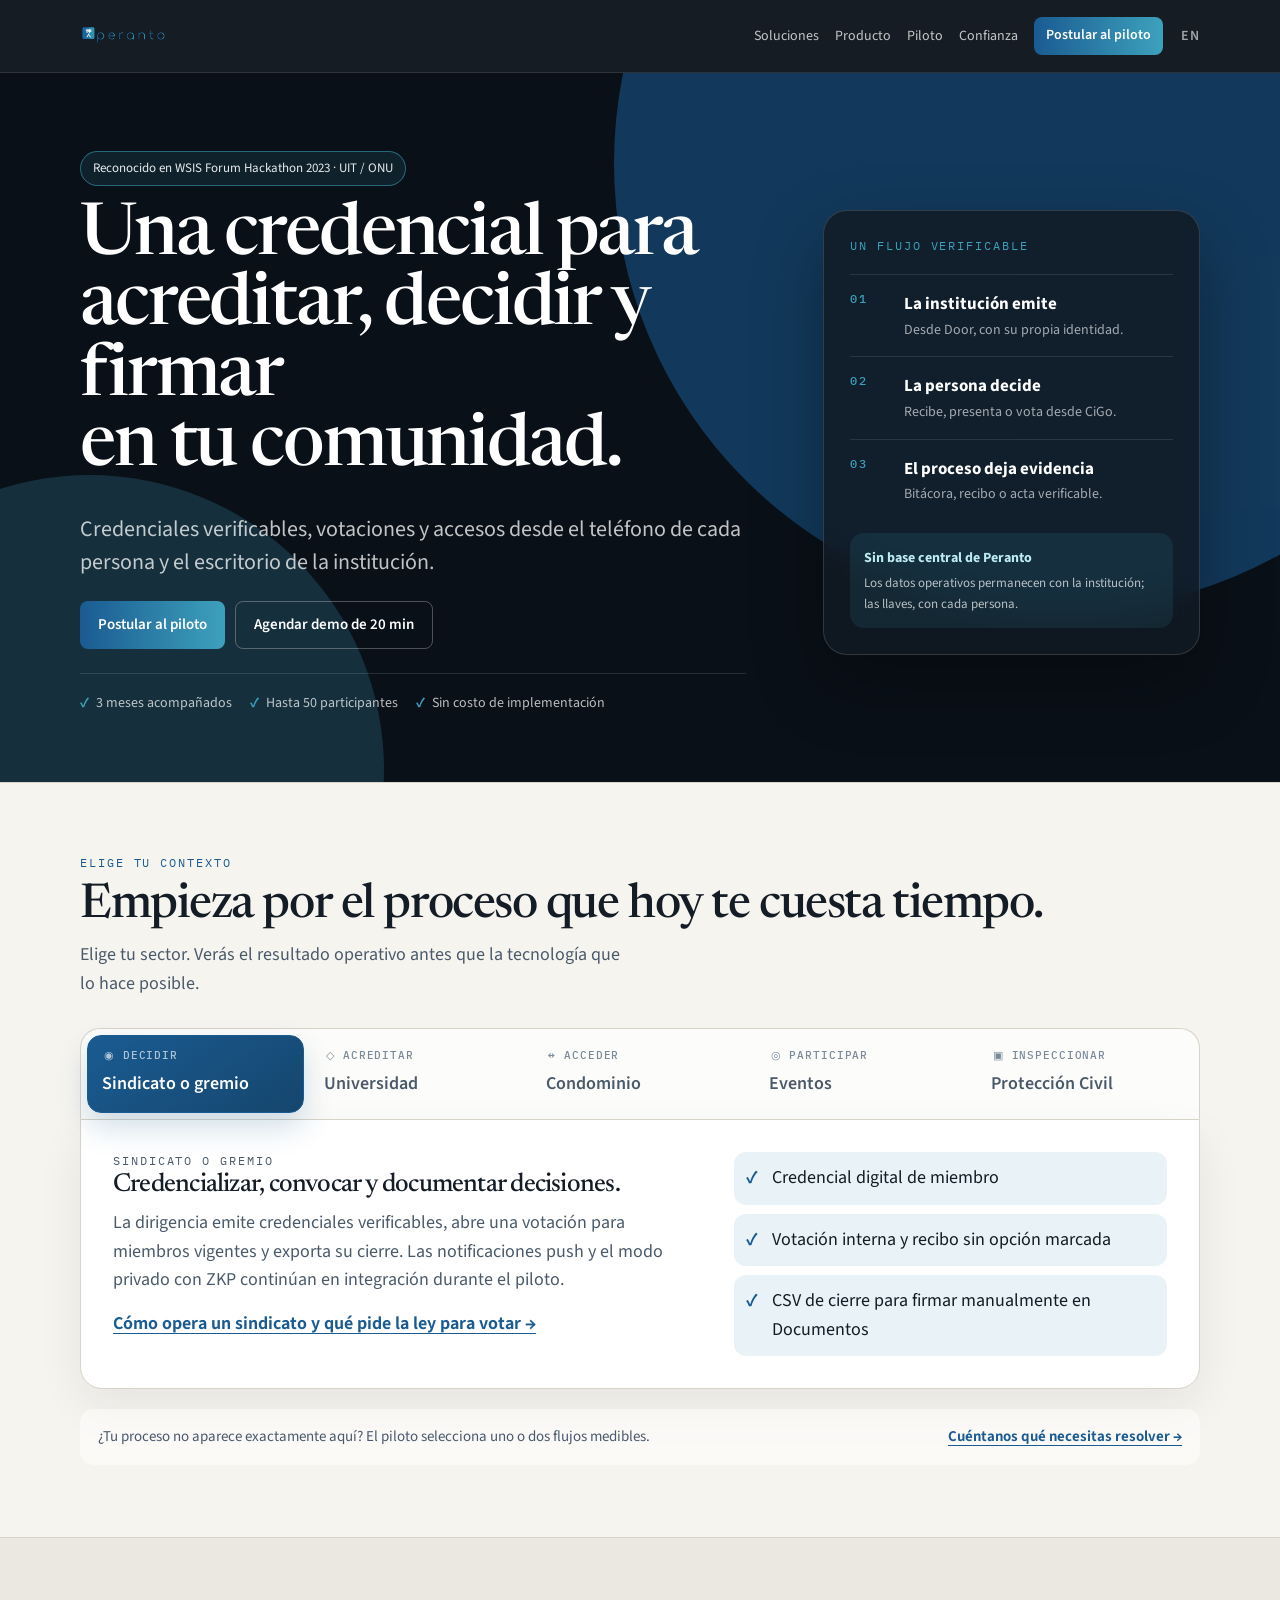
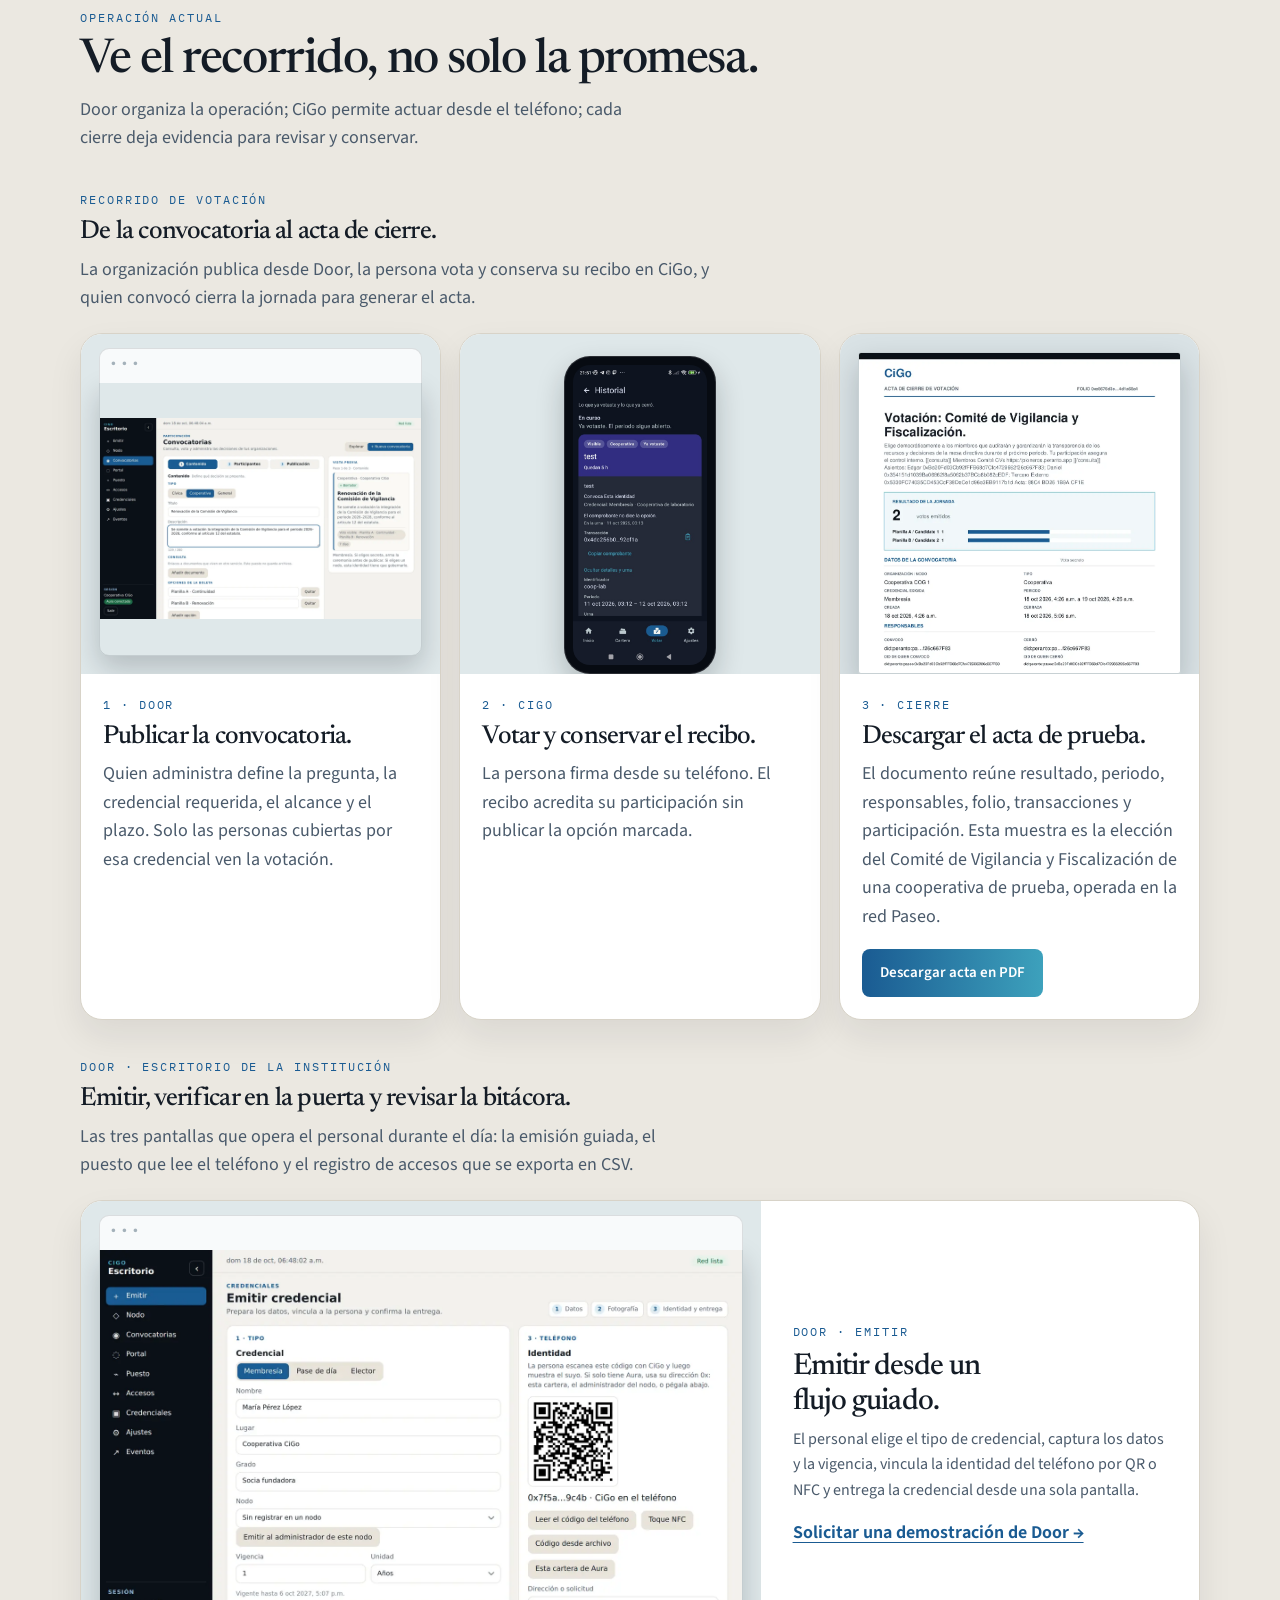
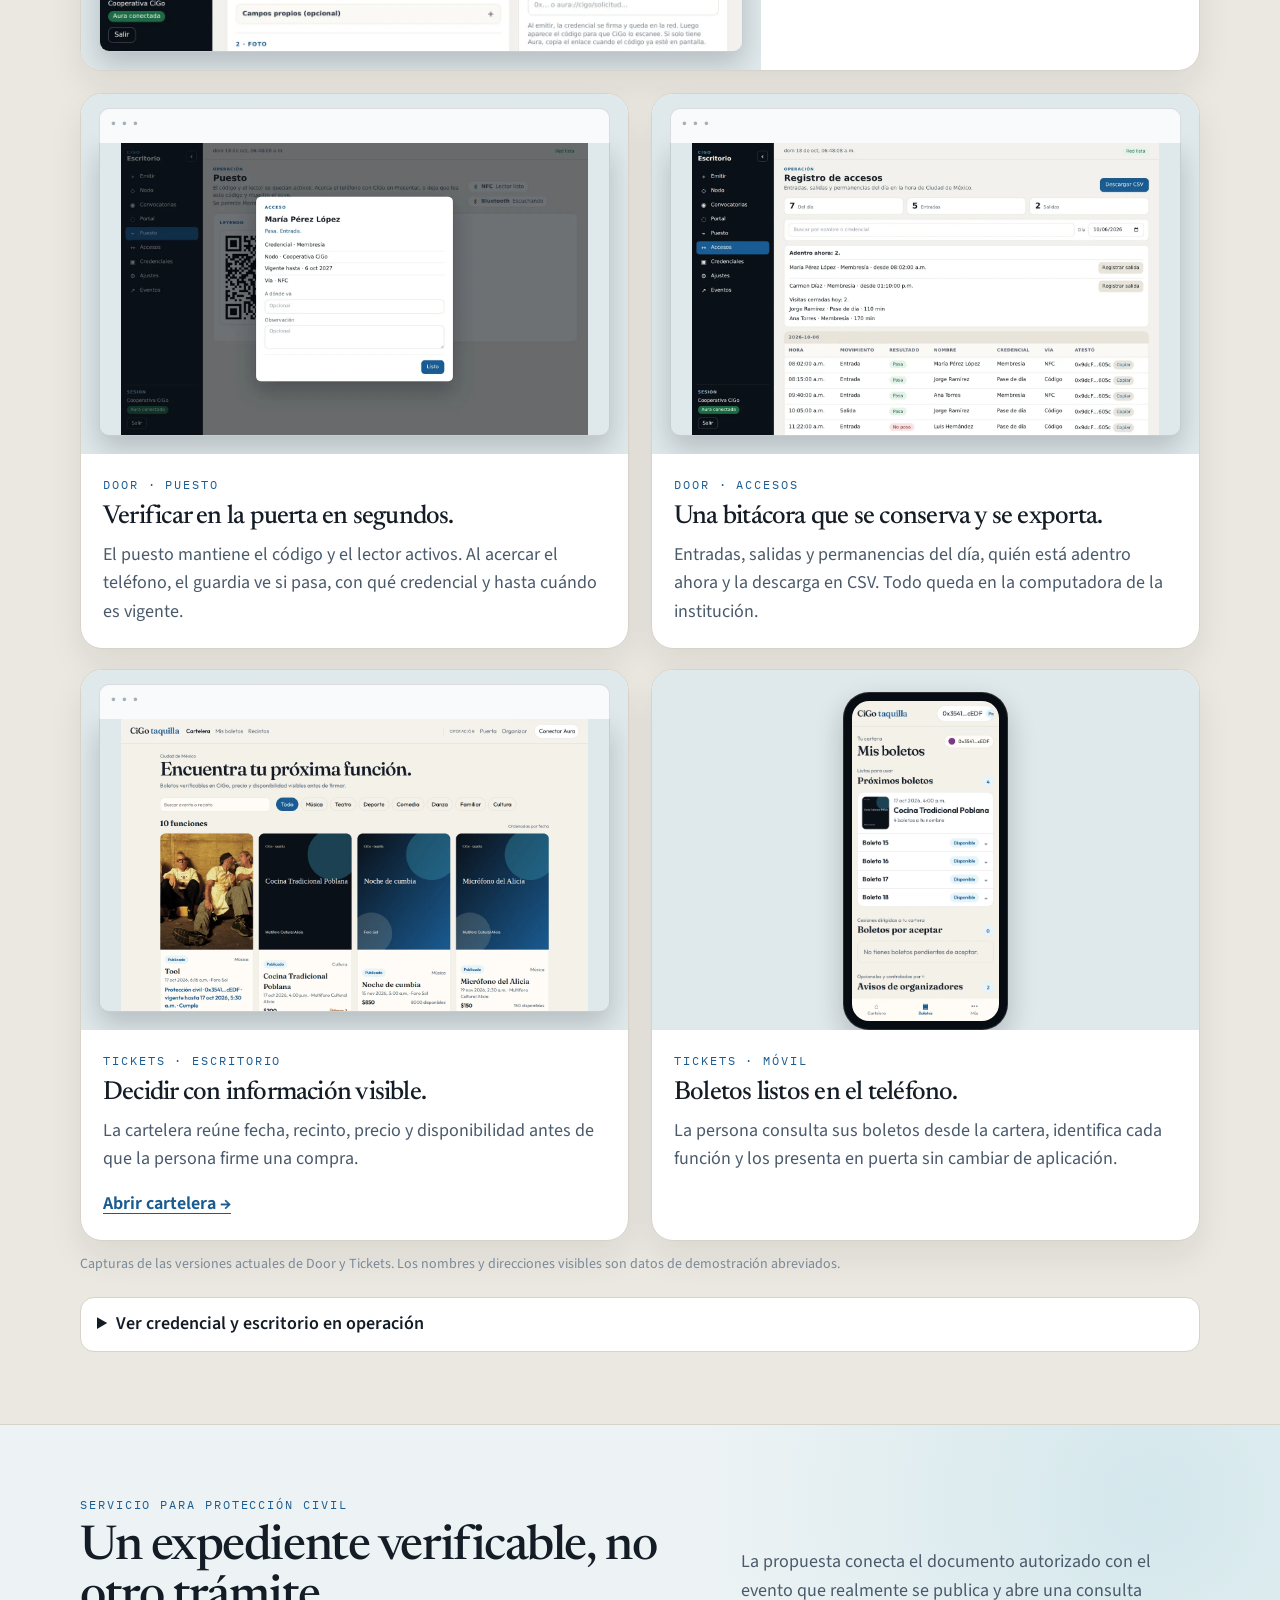
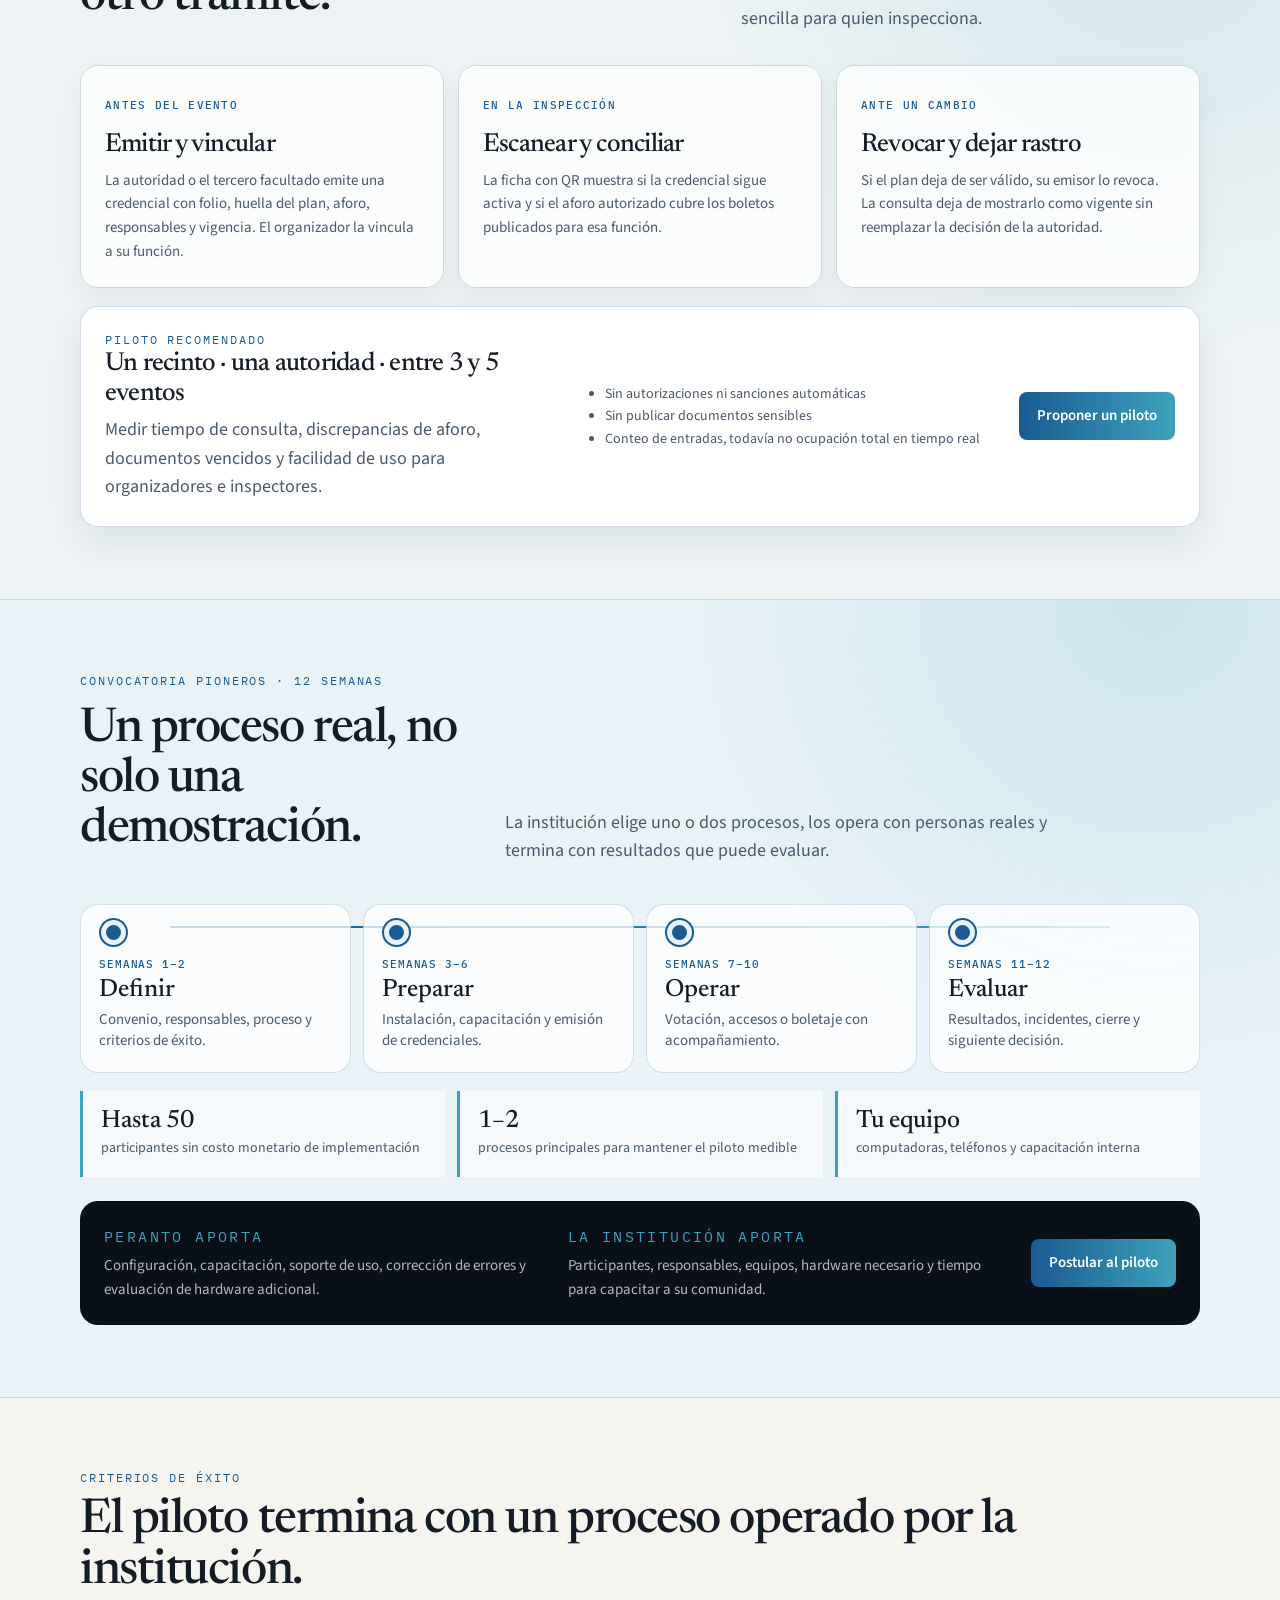
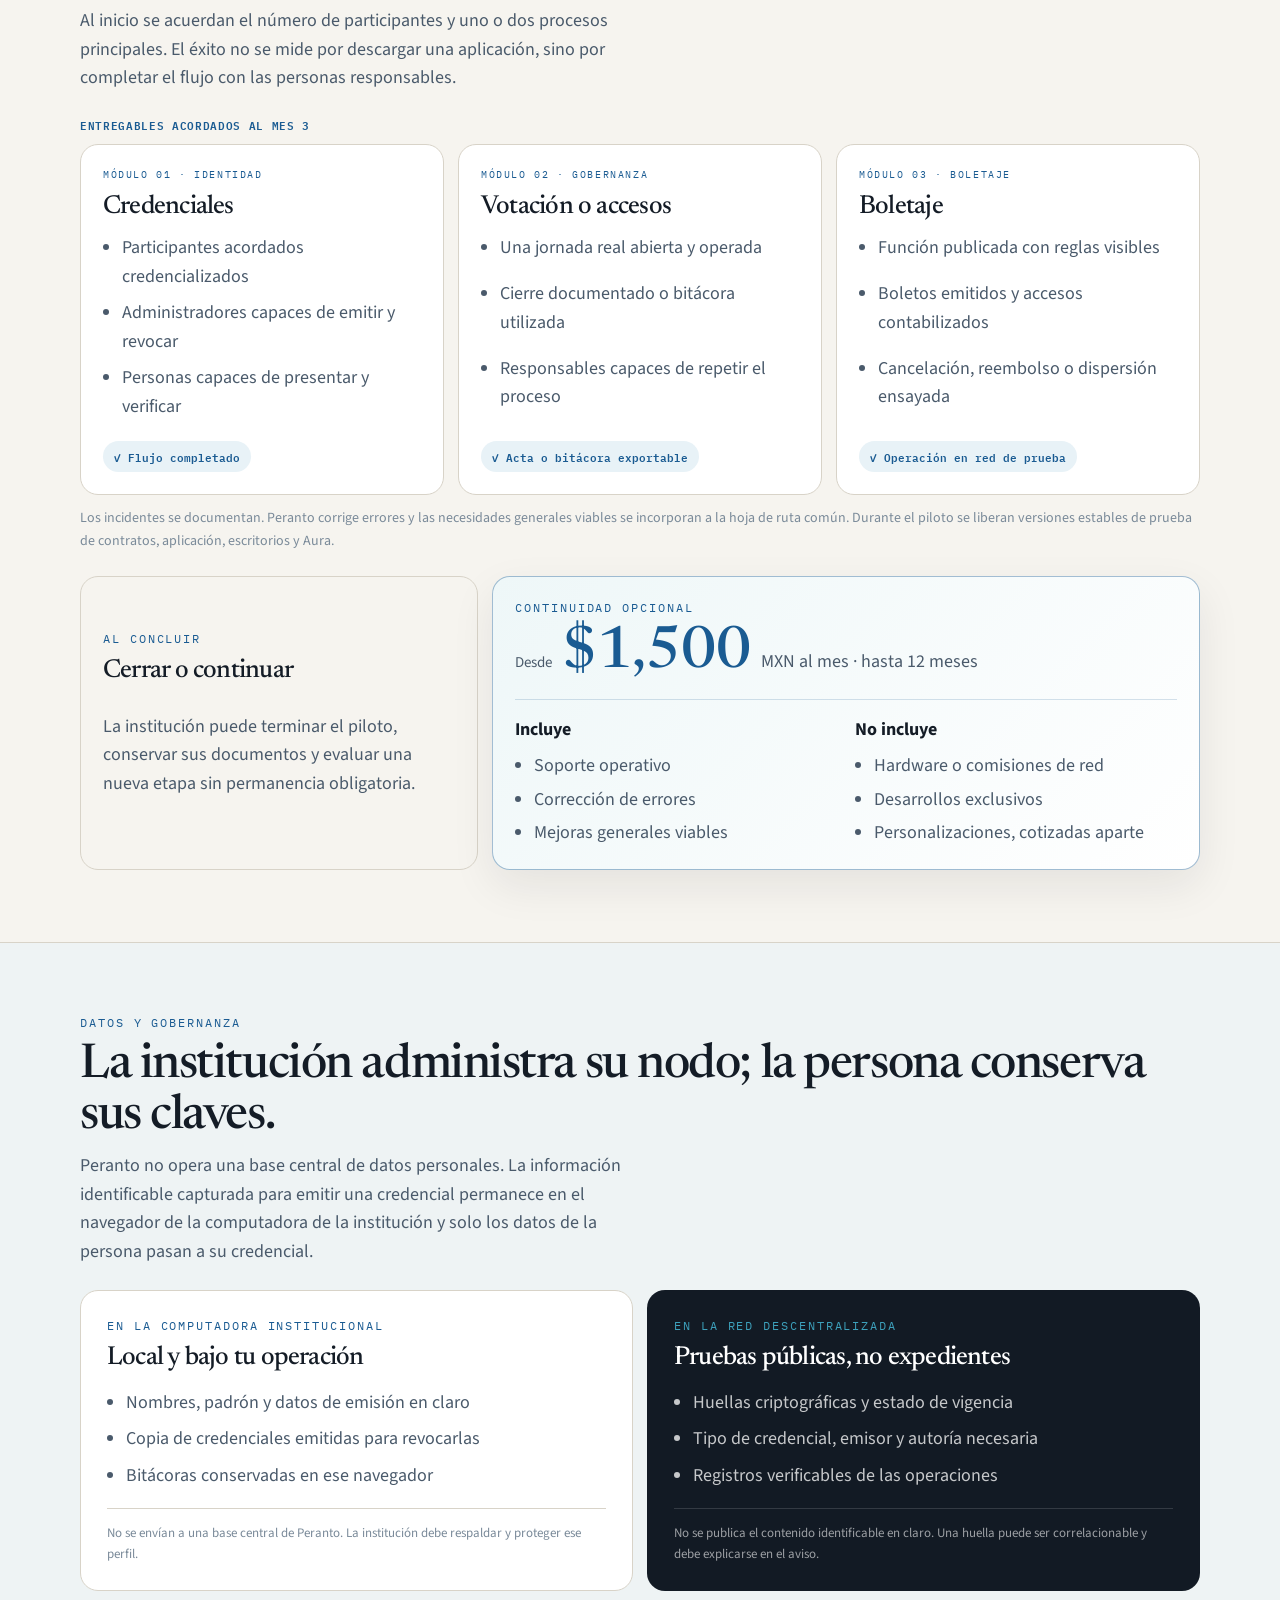
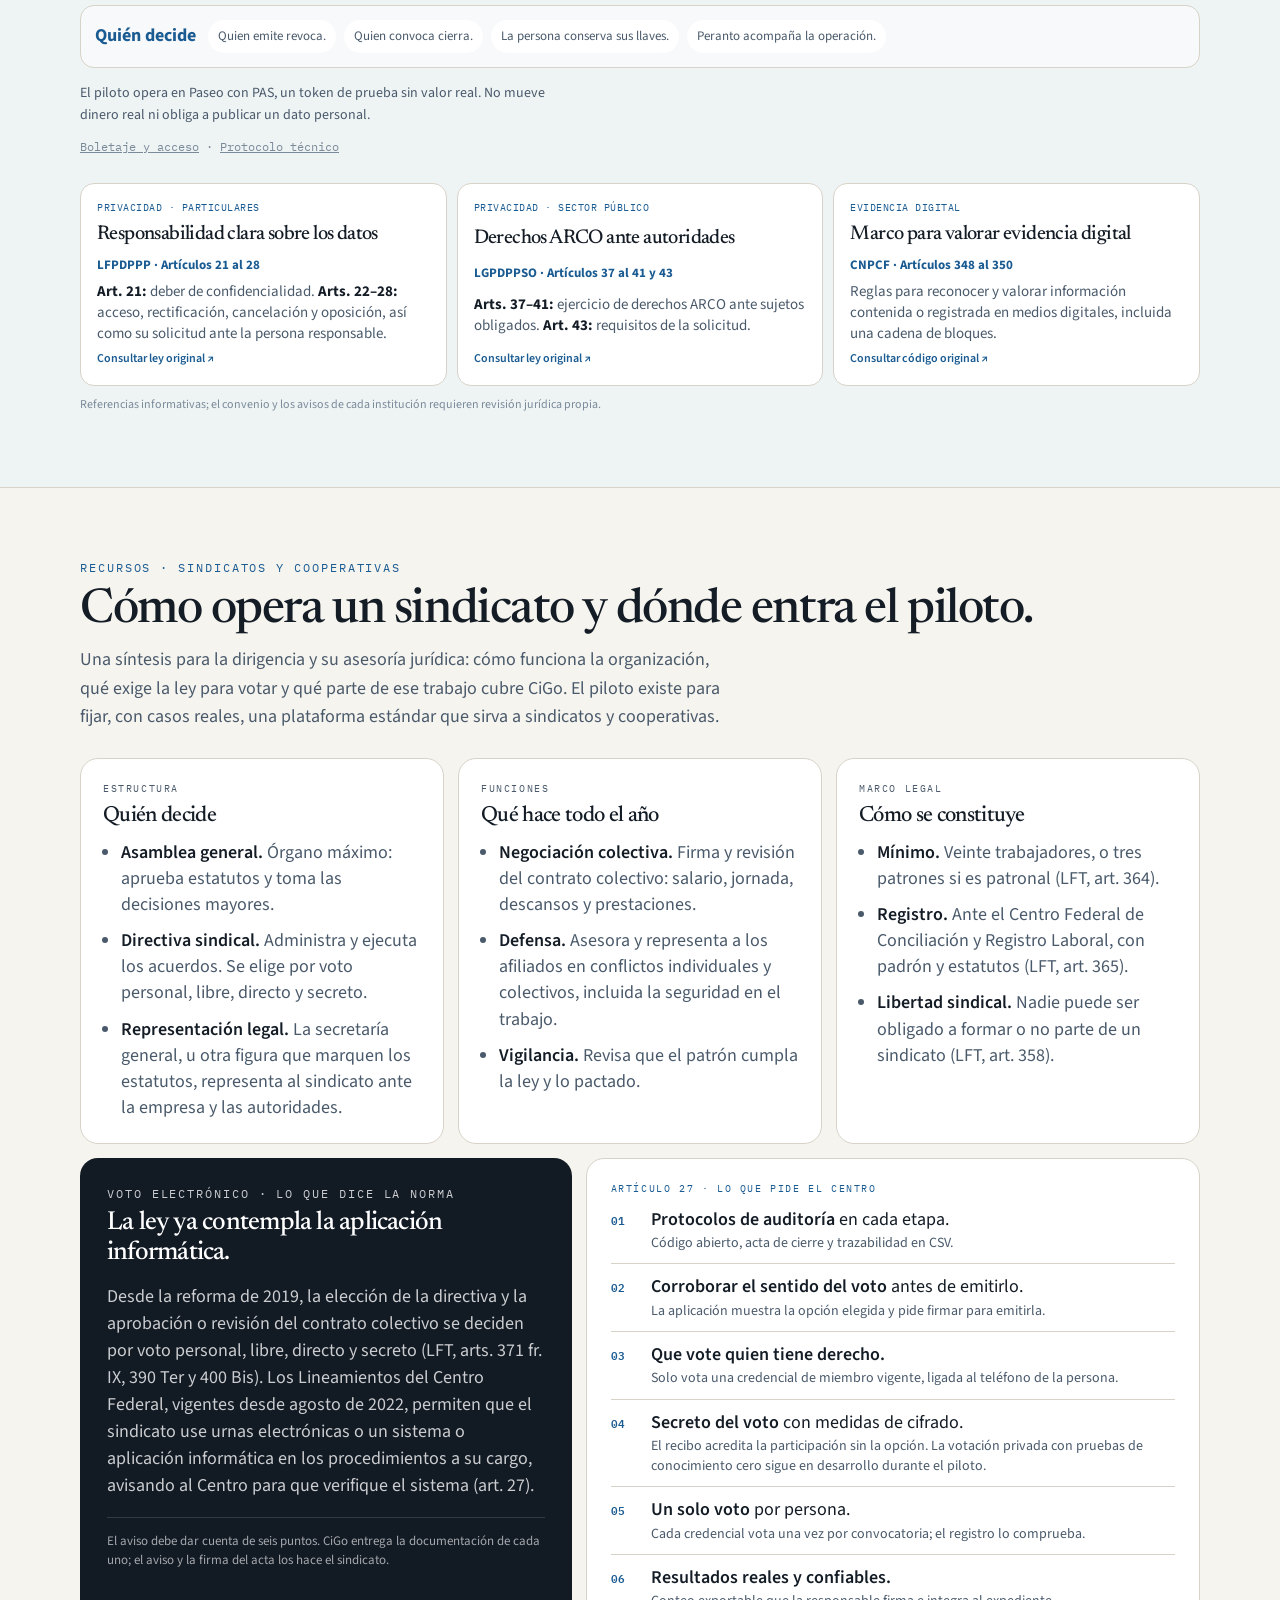
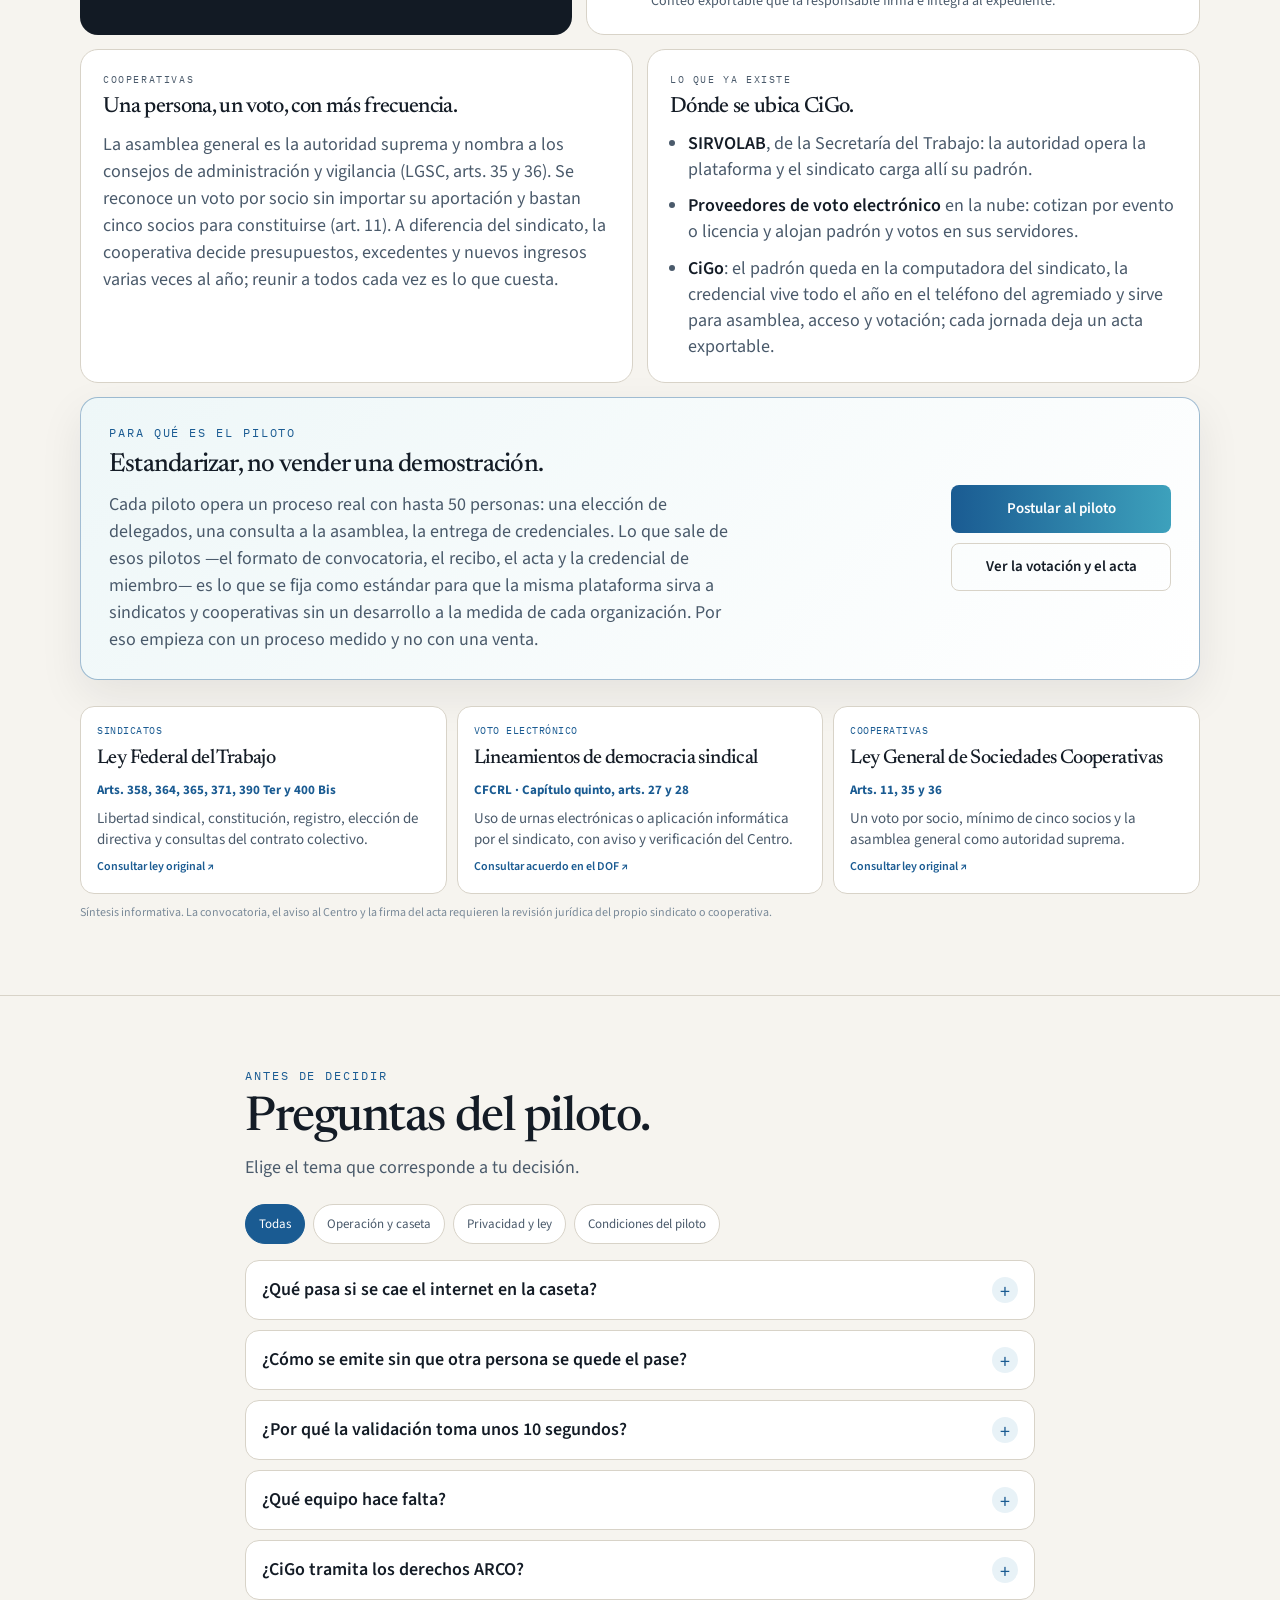
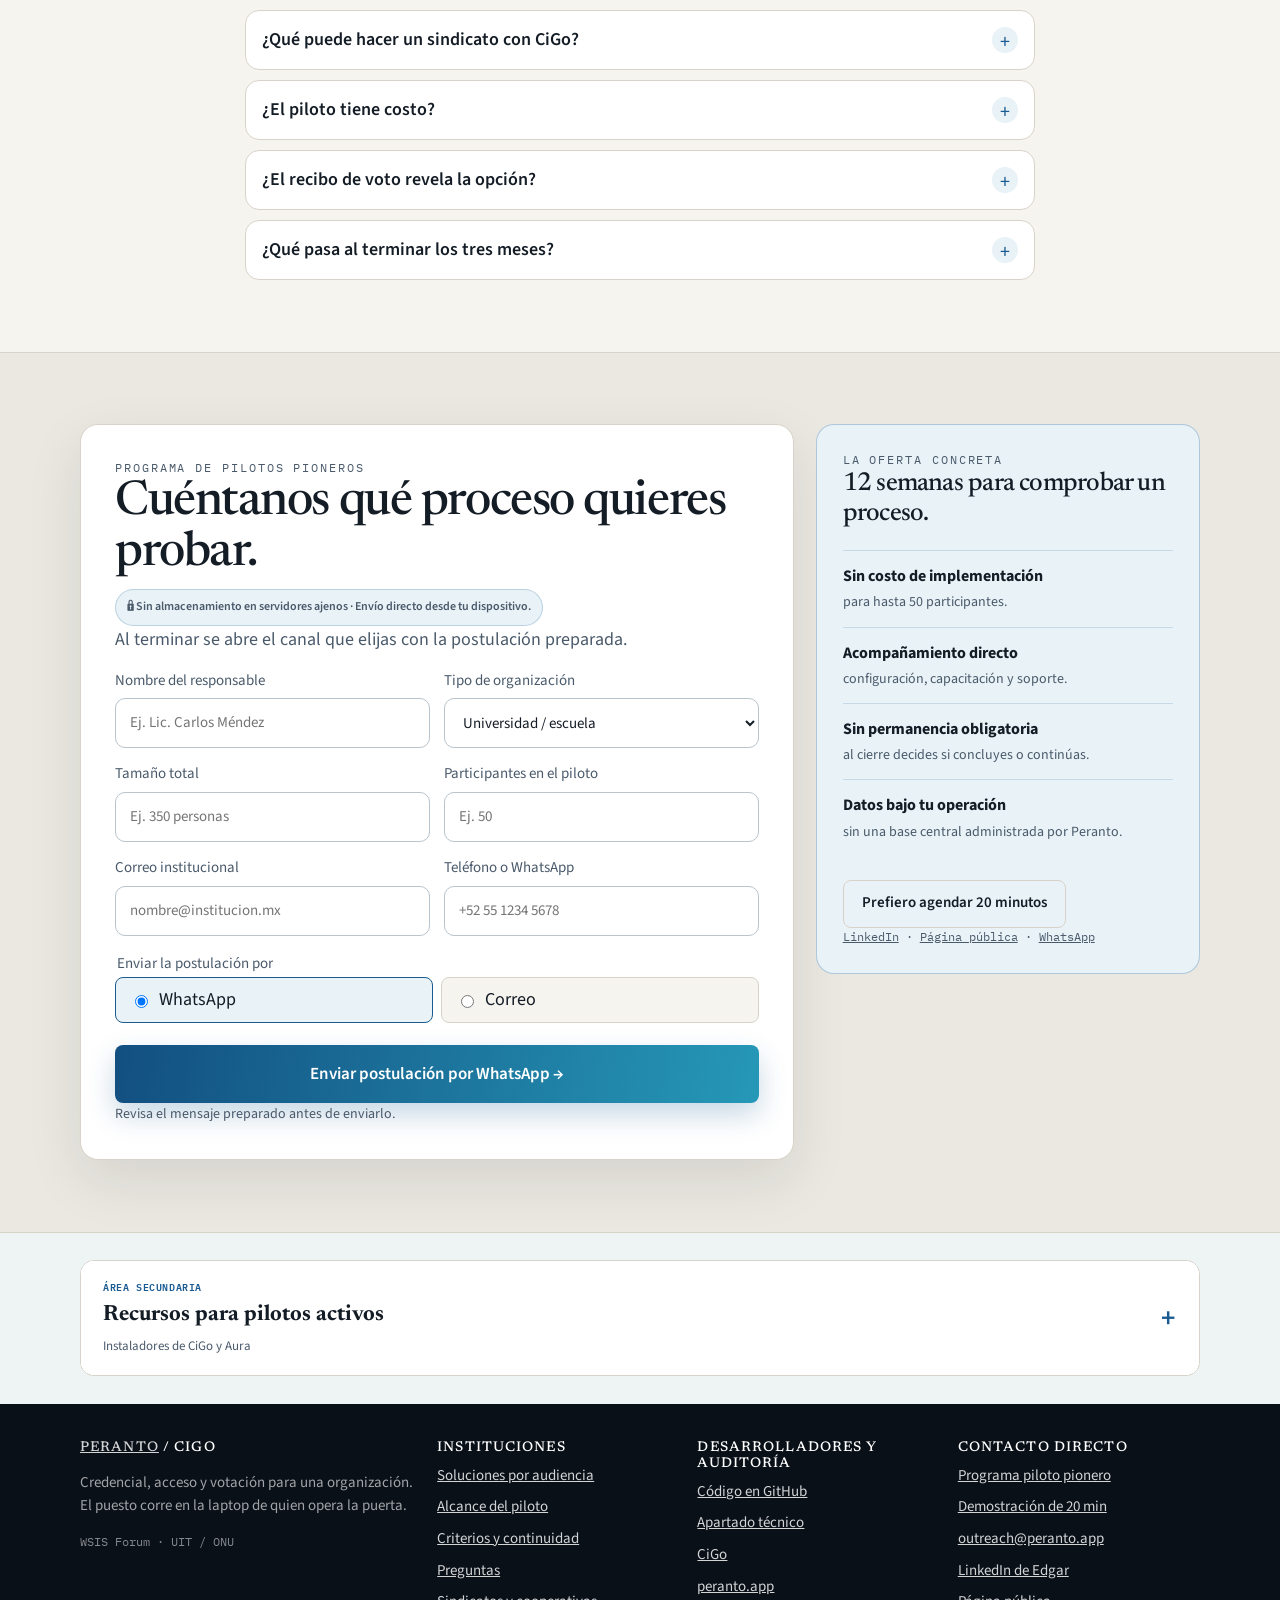
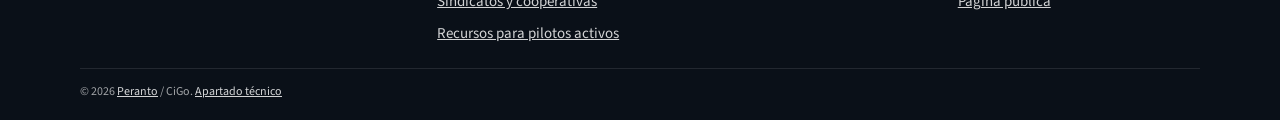
<file: index.html>
<!doctype html>
<html lang="es">
<head>
  <meta charset="utf-8" />
  <meta name="viewport" content="width=device-width, initial-scale=1" />
  <title>CiGo · Credencial digital, acceso y votación para comunidades</title>
  <meta name="description" content="Credenciales digitales, control de acceso y votaciones internas para organizaciones. Piloto acompañado de tres meses, sin costo monetario de implementación para hasta 50 participantes." />
  <link rel="canonical" href="https://pioneros.peranto.app/" />
  <link rel="alternate" hreflang="es" href="https://pioneros.peranto.app/" />
  <link rel="alternate" hreflang="en" href="https://pioneros.peranto.app/en/" />
  <link rel="alternate" hreflang="x-default" href="https://pioneros.peranto.app/" />
  <meta property="og:type" content="website" />
  <meta property="og:locale" content="es_MX" />
  <meta property="og:site_name" content="CiGo pioneros" />
  <meta property="og:url" content="https://pioneros.peranto.app/" />
  <meta property="og:title" content="CiGo · Credencial digital, acceso y votación para comunidades" />
  <meta property="og:description" content="Acredita personas, controla accesos y organiza votaciones internas. Piloto acompañado de tres meses, sin costo monetario de implementación para hasta 50 participantes." />
  <meta property="og:image" content="https://pioneros.peranto.app/media/caso-caseta.jpg" />
  <meta name="twitter:card" content="summary_large_image" />
  <script type="application/ld+json">
  {
    "@context": "https://schema.org",
    "@graph": [
      {
        "@type": "Organization",
        "name": "Peranto",
        "url": "https://peranto.app/",
        "sameAs": ["https://cigo.peranto.app/", "https://pioneros.peranto.app/", "https://www.linkedin.com/in/edogasalinas"]
      },
      {
        "@type": "WebSite",
        "name": "CiGo pioneros",
        "url": "https://pioneros.peranto.app/",
        "inLanguage": "es-MX",
        "description": "Credencial digital, control de acceso y votación para condominios, universidades y sindicatos."
      },
      {
        "@type": "Person",
        "name": "Edgar Salinas",
        "jobTitle": "Fundador de CiGo",
        "url": "https://cryptohumano.github.io/peranto-protocol/#/u/@edo",
        "sameAs": ["https://www.linkedin.com/in/edogasalinas", "https://cryptohumano.github.io/peranto-protocol/#/u/@edo"]
      },
      {
        "@type": "FAQPage",
        "mainEntity": [
          {
            "@type": "Question",
            "name": "¿Qué pasa si se cae el internet en la caseta?",
            "acceptedAnswer": {
              "@type": "Answer",
              "text": "La caseta se detiene. El puesto consulta el registro anclado en la cadena para saber si la credencial sigue vigente. Sin internet, esa revisión no cierra y no hay pase. Quien no necesita internet es la persona: la cartera de CiGo lleva la credencial en el teléfono."
            }
          },
          {
            "@type": "Question",
            "name": "¿Cómo se emite sin que otra persona se quede el pase?",
            "acceptedAnswer": {
              "@type": "Answer",
              "text": "El administrador abre el reto en el escritorio y la persona lo firma con su teléfono, por NFC o con el QR del registro. La credencial queda ligada a las claves de ese teléfono."
            }
          },
          {
            "@type": "Question",
            "name": "¿Por qué la validación toma unos 10 segundos?",
            "acceptedAnswer": {
              "@type": "Answer",
              "text": "El ciclo que medimos en operación incluye acercar el teléfono, la lectura NFC o el enfoque del QR, la comprobación de la firma en el escritorio y la línea que ve el guardia en la bitácora. Arriba se ve ese ciclo: la cartera en el teléfono y el puesto en la laptop."
            }
          },
          {
            "@type": "Question",
            "name": "¿Qué equipo hace falta?",
            "acceptedAnswer": {
              "@type": "Answer",
              "text": "Una computadora de la organización con el escritorio CiGo, internet en la caseta, y un lector USB NFC o la cámara para el QR. El puesto no pide un torniquete ni un servidor aparte."
            }
          },
          {
            "@type": "Question",
            "name": "¿CiGo tramita los derechos ARCO?",
            "acceptedAnswer": {
              "@type": "Answer",
              "text": "No. La persona es dueña del dato que firmó y ella presenta el acceso, la rectificación, la cancelación o la oposición. Los artículos 21 a 28 de la Ley Federal de Protección de Datos Personales en Posesión de los Particulares, y los artículos 37 a 43 de la Ley General de Protección de Datos Personales en Posesión de Sujetos Obligados, describen ese trámite ante particulares y ante autoridades. CiGo no envía la solicitud."
            }
          },
          {
            "@type": "Question",
            "name": "¿Qué puede hacer un sindicato con CiGo?",
            "acceptedAnswer": {
              "@type": "Answer",
              "text": "Emitir credenciales digitales para sus agremiados y organizar votaciones internas. Las convocatorias disponibles se consultan y votan en la aplicación; las notificaciones push están en integración. Al cerrar, se exportan el conteo y la trazabilidad en CSV. La persona responsable incorpora manualmente ese archivo al módulo Documentos y lo firma con la credencial verificable definida para el proceso, incluida una que acredite posesión de FIEL o FIREL."
            }
          },
          {
            "@type": "Question",
            "name": "¿El piloto tiene costo?",
            "acceptedAnswer": {
              "@type": "Answer",
              "text": "El piloto dura tres meses y no tiene costo monetario de implementación para hasta 50 participantes. La institución aporta sus equipos, teléfonos, hardware, capacitación interna y una carta convenio con los alcances para mencionar su participación. Por encima de 50 participantes, el alcance y costo se revisan con la organización."
            }
          },
          {
            "@type": "Question",
            "name": "¿El recibo de voto revela la opción?",
            "acceptedAnswer": {
              "@type": "Answer",
              "text": "No. El recibo acredita la participación y no dice la opción marcada. En votaciones privadas, la opción se cifra; el contrato y la gestión de las pruebas de conocimiento cero continúan en desarrollo durante el piloto."
            }
          }
        ]
      }
    ]
  }
  </script>
  <link rel="preconnect" href="https://fonts.googleapis.com" />
  <link rel="preconnect" href="https://fonts.gstatic.com" crossorigin />
  <link href="https://fonts.googleapis.com/css2?family=IBM+Plex+Mono:wght@400;500&family=Newsreader:opsz,wght@6..72,500;6..72,600&family=Source+Sans+3:wght@400;500;600&display=swap" rel="stylesheet" />
  <link rel="stylesheet" href="styles.css?v=13" />
  <meta name="theme-color" content="#0a1018" />
  <link rel="icon" href="data:image/svg+xml,%3Csvg xmlns='http://www.w3.org/2000/svg' viewBox='0 0 32 32'%3E%3Crect fill='%230a1018' width='32' height='32' rx='8'/%3E%3Ccircle cx='16' cy='16' r='5' fill='%233da1bc'/%3E%3C/svg%3E" />
</head>
<body>
  <header class="nav">
    <div class="nav-inner">
      <a class="brand" href="index.html" aria-label="Peranto">
        <img class="brand-logo" src="logo-peranto.png" alt="Peranto" width="140" height="58" />
      </a>
      <button class="menu-btn" type="button" aria-expanded="false" aria-controls="menu">Menú</button>
      <nav class="links" id="menu">
        <a href="#soluciones">Soluciones</a>
        <a href="#evidencia">Producto</a>
        <a href="#pioneros">Piloto</a>
        <a href="#datos">Confianza</a>
        <a class="btn solid tiny" href="#postular">Postular al piloto</a>
      </nav>
      <a class="lang" href="en/" hreflang="en" lang="en">EN</a>
    </div>
  </header>

  <main>
    <section class="hero" id="cigo">
      <div class="wrap">
        <div class="hero-layout">
          <div class="hero-copy">
            <a class="authority" href="https://www.itu.int/net4/wsis/forum/2023/Files/ocp/WF23OCPP5PRES-en.pdf" target="_blank" rel="noopener noreferrer">Reconocido en WSIS Forum Hackathon 2023 · UIT / ONU</a>
            <h1>Una credencial para acreditar, decidir y firmar <span class="rotating-audience" data-rotating-audience data-phrases='["en tu organización.","en tu comunidad.","en tu sindicato.","en tu universidad.","en tu empresa.","en tu condominio.","en tus eventos."]'>en tu organización.</span></h1>
            <p class="lead hero-lead">Credenciales verificables, votaciones y accesos desde el teléfono de cada persona y el escritorio de la institución.</p>
            <div class="actions">
              <a class="btn solid" href="#postular">Postular al piloto</a>
              <a class="btn ghost" href="https://calendly.com/edoga-salinas/one-click-kyc" target="_blank" rel="noopener noreferrer">Agendar demo de 20 min</a>
            </div>
            <ul class="hero-trust" aria-label="Condiciones principales del piloto">
              <li>3 meses acompañados</li>
              <li>Hasta 50 participantes</li>
              <li>Sin costo de implementación</li>
            </ul>
          </div>
          <aside class="hero-brief" aria-label="Cómo funciona CiGo">
            <p class="kicker">Un flujo verificable</p>
            <ol class="hero-flow">
              <li><span>01</span><div><b>La institución emite</b><small>Desde Door, con su propia identidad.</small></div></li>
              <li><span>02</span><div><b>La persona decide</b><small>Recibe, presenta o vota desde CiGo.</small></div></li>
              <li><span>03</span><div><b>El proceso deja evidencia</b><small>Bitácora, recibo o acta verificable.</small></div></li>
            </ol>
            <div class="hero-signal">
              <strong>Sin base central de Peranto</strong>
              <span>Los datos operativos permanecen con la institución; las llaves, con cada persona.</span>
            </div>
          </aside>
        </div>
      </div>
    </section>

    <section id="soluciones">
      <div class="wrap">
        <p class="kicker">Elige tu contexto</p>
        <h2>Empieza por el proceso que hoy te cuesta tiempo.</h2>
        <p class="lead">Elige tu sector. Verás el resultado operativo antes que la tecnología que lo hace posible.</p>
        <div class="audience-tabs" role="tablist" aria-label="Tipo de organización">
          <button type="button" role="tab" id="tab-sindicato" aria-controls="panel-sindicato" aria-selected="true" data-audience-tab="sindicato">Sindicato o gremio</button>
          <button type="button" role="tab" id="tab-universidad" aria-controls="panel-universidad" aria-selected="false" data-audience-tab="universidad">Universidad</button>
          <button type="button" role="tab" id="tab-condominio" aria-controls="panel-condominio" aria-selected="false" data-audience-tab="condominio">Condominio</button>
          <button type="button" role="tab" id="tab-eventos" aria-controls="panel-eventos" aria-selected="false" data-audience-tab="eventos">Eventos</button>
          <button type="button" role="tab" id="tab-proteccion" aria-controls="panel-proteccion" aria-selected="false" data-audience-tab="proteccion">Protección Civil</button>
        </div>
        <div class="audience-panel" id="panel-sindicato" role="tabpanel" aria-labelledby="tab-sindicato" data-audience-panel="sindicato">
          <div>
            <p class="kicker">Sindicato o gremio</p>
            <h3>Credencializar, convocar y documentar decisiones.</h3>
            <p>La dirigencia emite credenciales verificables, abre una votación para miembros vigentes y exporta su cierre. Las notificaciones push y el modo privado con ZKP continúan en integración durante el piloto.</p>
            <a class="text-link" href="#sindicatos">Cómo opera un sindicato y qué pide la ley para votar →</a>
          </div>
          <ul class="outcomes">
            <li>Credencial digital de miembro</li>
            <li>Votación interna y recibo sin opción marcada</li>
            <li>CSV de cierre para firmar manualmente en Documentos</li>
          </ul>
        </div>
        <div class="audience-panel" id="panel-universidad" role="tabpanel" aria-labelledby="tab-universidad" data-audience-panel="universidad" hidden>
          <div>
            <p class="kicker">Universidad o escuela</p>
            <h3>Identidad institucional y espacios con acceso verificable.</h3>
            <p>La institución emite credenciales a su comunidad y define los procesos que quiere operar: biblioteca, laboratorio, actividades o consultas internas.</p>
          </div>
          <ul class="outcomes">
            <li>Credencial verificable para alumnos o personal</li>
            <li>Registro de entrada y salida por puesto</li>
            <li>Consultas internas ligadas a una credencial vigente</li>
          </ul>
        </div>
        <div class="audience-panel" id="panel-condominio" role="tabpanel" aria-labelledby="tab-condominio" data-audience-panel="condominio" hidden>
          <div>
            <p class="kicker">Condominio o residencial</p>
            <h3>Accesos y participación sin retener identificaciones.</h3>
            <p>La caseta verifica presentaciones desde el teléfono y conserva una bitácora local. La comunidad puede probar además una consulta o asamblea interna.</p>
          </div>
          <ul class="outcomes">
            <li>Credenciales para residentes o visitantes</li>
            <li>Bitácora de entradas, salidas y permanencia</li>
            <li>Consulta interna para credenciales vigentes</li>
          </ul>
        </div>
        <div class="audience-panel" id="panel-eventos" role="tabpanel" aria-labelledby="tab-eventos" data-audience-panel="eventos" hidden>
          <div>
            <p class="kicker">Organización de eventos</p>
            <h3>Boletos, acceso y reglas de negocio en una red de pruebas.</h3>
            <p>El piloto permite ensayar creación de eventos, emisión, acceso, cancelaciones, reembolsos y dispersión sin mover dinero real.</p>
          </div>
          <ul class="outcomes">
            <li>Boletos firmados y presentación de un solo uso</li>
            <li>Conteo de invitados y control de acceso</li>
            <li>Cobros y dispersión simulados con token de prueba</li>
          </ul>
        </div>
        <div class="audience-panel" id="panel-proteccion" role="tabpanel" aria-labelledby="tab-proteccion" data-audience-panel="proteccion" hidden>
          <div>
            <p class="kicker">Protección Civil y gestión de riesgos</p>
            <h3>Expediente verificable para una inspección más ágil.</h3>
            <p>La autoridad consulta la credencial del plan vinculada a una función y comprueba folio, vigencia, responsables, aforo autorizado, huella documental y revocación desde una ficha con QR.</p>
            <p class="scope-note">CiGo facilita la verificación; no sustituye el programa, la inspección, la autorización ni las facultades de la autoridad.</p>
          </div>
          <ul class="outcomes">
            <li>Plan vinculado a un evento y organizador concretos</li>
            <li>Aforo autorizado comparado con el aforo publicado</li>
            <li>Ficha de inspección sin exponer el expediente completo</li>
          </ul>
        </div>
        <div class="section-cta">
          <span>¿Tu proceso no aparece exactamente aquí? El piloto selecciona uno o dos flujos medibles.</span>
          <a class="text-link" href="#postular">Cuéntanos qué necesitas resolver →</a>
        </div>
      </div>
    </section>

    <section class="band" id="evidencia">
      <div class="wrap">
        <p class="kicker">Operación actual</p>
        <h2>Ve el recorrido, no solo la promesa.</h2>
        <p class="lead">Door organiza la operación; CiGo permite actuar desde el teléfono; cada cierre deja evidencia para revisar y conservar.</p>
        <div class="flow-heading">
          <p class="kicker">Recorrido de votación</p>
          <h3>De la convocatoria al acta de cierre.</h3>
          <p>La organización publica desde Door, la persona vota y conserva su recibo en CiGo, y quien convocó cierra la jornada para generar el acta.</p>
        </div>
        <div class="voting-steps" aria-label="Recorrido de una votación de prueba">
          <article class="product-proof">
            <div class="proof-media desktop">
              <img src="media/door-convocatoria-actual.webp" alt="Pantalla actual de Door para crear una convocatoria, definir participantes y configurar la publicación" loading="lazy" />
            </div>
            <div class="proof-copy">
              <p class="kicker">1 · Door</p>
              <h3>Publicar la convocatoria.</h3>
              <p>Quien administra define la pregunta, la credencial requerida, el alcance y el plazo. Solo las personas cubiertas por esa credencial ven la votación.</p>
            </div>
          </article>
          <article class="product-proof">
            <div class="proof-media mobile">
              <img src="media/app-voto.jpg" alt="Historial de votación en CiGo con periodo, transacción y comprobante sin opción marcada" loading="lazy" />
            </div>
            <div class="proof-copy">
              <p class="kicker">2 · CiGo</p>
              <h3>Votar y conservar el recibo.</h3>
              <p>La persona firma desde su teléfono. El recibo acredita su participación sin publicar la opción marcada.</p>
            </div>
          </article>
          <article class="product-proof">
            <div class="proof-media report">
              <img src="media/acta-votacion-portada.webp" alt="Primera página del acta de cierre de la votación del Comité de Vigilancia y Fiscalización de una cooperativa, generada por CiGo" loading="lazy" />
            </div>
            <div class="proof-copy">
              <p class="kicker">3 · Cierre</p>
              <h3>Descargar el acta de prueba.</h3>
              <p>El documento reúne resultado, periodo, responsables, folio, transacciones y participación. Esta muestra es la elección del Comité de Vigilancia y Fiscalización de una cooperativa de prueba, operada en la red Paseo.</p>
              <a class="btn solid proof-download" href="media/acta-votacion-prueba.pdf" download>Descargar acta en PDF</a>
            </div>
          </article>
        </div>
        <div class="flow-heading">
          <p class="kicker">Door · escritorio de la institución</p>
          <h3>Emitir, verificar en la puerta y revisar la bitácora.</h3>
          <p>Las tres pantallas que opera el personal durante el día: la emisión guiada, el puesto que lee el teléfono y el registro de accesos que se exporta en CSV.</p>
        </div>
        <div class="product-showcase door-showcase" aria-label="Pantallas actuales de Door">
          <article class="product-proof featured">
            <div class="proof-media desktop">
              <img src="media/door-emision-actual.webp" alt="Pantalla actual de Door para emitir una credencial: tipo, datos de la persona, vigencia y código para vincular el teléfono" loading="lazy" />
            </div>
            <div class="proof-copy">
              <p class="kicker">Door · emitir</p>
              <h3>Emitir desde un flujo guiado.</h3>
              <p>El personal elige el tipo de credencial, captura los datos y la vigencia, vincula la identidad del teléfono por QR o NFC y entrega la credencial desde una sola pantalla.</p>
              <a class="text-link" href="#postular">Solicitar una demostración de Door →</a>
            </div>
          </article>
          <article class="product-proof">
            <div class="proof-media desktop">
              <img src="media/door-puesto-actual.webp" alt="Pantalla actual del puesto en Door: código de reto, lector NFC activo y aviso de acceso con el nombre y la credencial de la persona" loading="lazy" />
            </div>
            <div class="proof-copy">
              <p class="kicker">Door · puesto</p>
              <h3>Verificar en la puerta en segundos.</h3>
              <p>El puesto mantiene el código y el lector activos. Al acercar el teléfono, el guardia ve si pasa, con qué credencial y hasta cuándo es vigente.</p>
            </div>
          </article>
          <article class="product-proof">
            <div class="proof-media desktop">
              <img src="media/door-accesos-actual.webp" alt="Pantalla actual del registro de accesos en Door: resumen del día, personas adentro y tabla de entradas y salidas" loading="lazy" />
            </div>
            <div class="proof-copy">
              <p class="kicker">Door · accesos</p>
              <h3>Una bitácora que se conserva y se exporta.</h3>
              <p>Entradas, salidas y permanencias del día, quién está adentro ahora y la descarga en CSV. Todo queda en la computadora de la institución.</p>
            </div>
          </article>
        </div>
        <div class="product-showcase tickets-showcase" aria-label="Pantallas actuales de Tickets">
          <article class="product-proof">
            <div class="proof-media desktop">
              <img src="media/tickets-cartelera-actual.webp" alt="Cartelera actual de Tickets en escritorio con búsqueda, categorías y eventos disponibles" loading="lazy" />
            </div>
            <div class="proof-copy">
              <p class="kicker">Tickets · escritorio</p>
              <h3>Decidir con información visible.</h3>
              <p>La cartelera reúne fecha, recinto, precio y disponibilidad antes de que la persona firme una compra.</p>
              <a class="text-link" href="https://tickets.peranto.app/" target="_blank" rel="noopener noreferrer">Abrir cartelera →</a>
            </div>
          </article>
          <article class="product-proof">
            <div class="proof-media mobile">
              <img src="media/tickets-boletos-actual.webp" alt="Pantalla actual de Tickets en móvil con cuatro boletos disponibles" loading="lazy" />
            </div>
            <div class="proof-copy">
              <p class="kicker">Tickets · móvil</p>
              <h3>Boletos listos en el teléfono.</h3>
              <p>La persona consulta sus boletos desde la cartera, identifica cada función y los presenta en puerta sin cambiar de aplicación.</p>
            </div>
          </article>
        </div>
        <p class="proof-note">Capturas de las versiones actuales de Door y Tickets. Los nombres y direcciones visibles son datos de demostración abreviados.</p>
        <details class="demo-details">
          <summary>Ver credencial y escritorio en operación</summary>
          <div class="sim" id="simulador">
            <div class="sim-grid">
              <article class="phone">
                <p class="tag">Cartera en el teléfono</p>
                <div class="handset">
                  <span class="notch" aria-hidden="true"></span>
                  <div class="screen">
                    <video class="reel" poster="miniatura-telefono.webp" controls muted playsinline preload="metadata" aria-label="Presentación de la credencial en la cartera de CiGo">
                      <source src="presentacion.mp4" type="video/mp4" />
                    </video>
                  </div>
                </div>
              </article>
              <article class="desk">
                <p class="tag">Puesto de control en la laptop</p>
                <div class="window">
                  <div class="titlebar">
                    <span class="dots" aria-hidden="true"><i></i><i></i><i></i></span>
                    <span>CiGo Escritorio</span>
                  </div>
                  <div class="screen wide">
                    <video class="reel wide" poster="miniatura-escritorio.webp" controls muted playsinline preload="metadata" aria-label="El escritorio de CiGo leyendo la credencial en el puesto">
                      <source src="puesto.mp4" type="video/mp4" />
                    </video>
                  </div>
                </div>
              </article>
            </div>
            <p class="note">La cartera presenta desde el teléfono y el escritorio verifica en la computadora de la organización.</p>
          </div>
        </details>
      </div>
    </section>

    <section class="civil-band" id="proteccion-civil">
      <div class="wrap">
        <div class="civil-heading">
          <div>
            <p class="kicker">Servicio para Protección Civil</p>
            <h2>Un expediente verificable, no otro trámite.</h2>
          </div>
          <p class="lead">La propuesta conecta el documento autorizado con el evento que realmente se publica y abre una consulta sencilla para quien inspecciona.</p>
        </div>
        <div class="civil-flow" aria-label="Flujo del expediente verificable de un evento">
          <article>
            <span>Antes del evento</span>
            <h3>Emitir y vincular</h3>
            <p>La autoridad o el tercero facultado emite una credencial con folio, huella del plan, aforo, responsables y vigencia. El organizador la vincula a su función.</p>
          </article>
          <article>
            <span>En la inspección</span>
            <h3>Escanear y conciliar</h3>
            <p>La ficha con QR muestra si la credencial sigue activa y si el aforo autorizado cubre los boletos publicados para esa función.</p>
          </article>
          <article>
            <span>Ante un cambio</span>
            <h3>Revocar y dejar rastro</h3>
            <p>Si el plan deja de ser válido, su emisor lo revoca. La consulta deja de mostrarlo como vigente sin reemplazar la decisión de la autoridad.</p>
          </article>
        </div>
        <div class="civil-pilot">
          <div>
            <p class="kicker">Piloto recomendado</p>
            <h3>Un recinto · una autoridad · entre 3 y 5 eventos</h3>
            <p>Medir tiempo de consulta, discrepancias de aforo, documentos vencidos y facilidad de uso para organizadores e inspectores.</p>
          </div>
          <ul>
            <li>Sin autorizaciones ni sanciones automáticas</li>
            <li>Sin publicar documentos sensibles</li>
            <li>Conteo de entradas, todavía no ocupación total en tiempo real</li>
          </ul>
          <a class="btn solid" href="#postular">Proponer un piloto</a>
        </div>
      </div>
    </section>

    <section class="pilot-band" id="pioneros">
      <div class="wrap">
        <div class="pilot-intro">
          <p class="kicker">Convocatoria pioneros · 12 semanas</p>
          <h2>Un proceso real, no solo una demostración.</h2>
          <p class="lead">La institución elige uno o dos procesos, los opera con personas reales y termina con resultados que puede evaluar.</p>
        </div>
        <div class="pilot-timeline" aria-label="Etapas del piloto de doce semanas">
          <article><span>Semanas 1–2</span><b>Definir</b><p>Convenio, responsables, proceso y criterios de éxito.</p></article>
          <article><span>Semanas 3–6</span><b>Preparar</b><p>Instalación, capacitación y emisión de credenciales.</p></article>
          <article><span>Semanas 7–10</span><b>Operar</b><p>Votación, accesos o boletaje con acompañamiento.</p></article>
          <article><span>Semanas 11–12</span><b>Evaluar</b><p>Resultados, incidentes, cierre y siguiente decisión.</p></article>
        </div>
        <div class="pilot-terms">
          <article>
            <strong>Hasta 50</strong>
            <span>participantes sin costo monetario de implementación</span>
          </article>
          <article>
            <strong>1–2</strong>
            <span>procesos principales para mantener el piloto medible</span>
          </article>
          <article>
            <strong>Tu equipo</strong>
            <span>computadoras, teléfonos y capacitación interna</span>
          </article>
        </div>
        <div class="pilot-responsibilities">
          <div>
            <p class="kicker">Peranto aporta</p>
            <p>Configuración, capacitación, soporte de uso, corrección de errores y evaluación de hardware adicional.</p>
          </div>
          <div>
            <p class="kicker">La institución aporta</p>
            <p>Participantes, responsables, equipos, hardware necesario y tiempo para capacitar a su comunidad.</p>
          </div>
          <a class="btn solid" href="#postular">Postular al piloto</a>
        </div>
      </div>
    </section>

    <section id="piloto">
      <div class="wrap">
        <p class="kicker">Criterios de éxito</p>
        <h2>El piloto termina con un proceso operado por la institución.</h2>
        <p class="lead">Al inicio se acuerdan el número de participantes y uno o dos procesos principales. El éxito no se mide por descargar una aplicación, sino por completar el flujo con las personas responsables.</p>
        <p class="deliverables-label">Entregables acordados al mes 3</p>
        <div class="success-grid">
          <article class="success-card">
            <p class="kicker">Módulo 01 · Identidad</p>
            <h3>Credenciales</h3>
            <ul class="deliverables"><li>Participantes acordados credencializados</li><li>Administradores capaces de emitir y revocar</li><li>Personas capaces de presentar y verificar</li></ul>
            <span class="deliverable-badge">✓ Flujo completado</span>
          </article>
          <article class="success-card">
            <p class="kicker">Módulo 02 · Gobernanza</p>
            <h3>Votación o accesos</h3>
            <ul class="deliverables"><li>Una jornada real abierta y operada</li><li>Cierre documentado o bitácora utilizada</li><li>Responsables capaces de repetir el proceso</li></ul>
            <span class="deliverable-badge">✓ Acta o bitácora exportable</span>
          </article>
          <article class="success-card">
            <p class="kicker">Módulo 03 · Boletaje</p>
            <h3>Boletaje</h3>
            <ul class="deliverables"><li>Función publicada con reglas visibles</li><li>Boletos emitidos y accesos contabilizados</li><li>Cancelación, reembolso o dispersión ensayada</li></ul>
            <span class="deliverable-badge">✓ Operación en red de prueba</span>
          </article>
        </div>
        <p class="note">Los incidentes se documentan. Peranto corrige errores y las necesidades generales viables se incorporan a la hoja de ruta común. Durante el piloto se liberan versiones estables de prueba de contratos, aplicación, escritorios y Aura.</p>
        <div class="continuity-grid">
          <article class="exit-card">
            <p class="kicker">Al concluir</p>
            <h3>Cerrar o continuar</h3>
            <p>La institución puede terminar el piloto, conservar sus documentos y evaluar una nueva etapa sin permanencia obligatoria.</p>
          </article>
          <article class="pricing-card">
            <p class="kicker">Continuidad opcional</p>
            <div class="price"><small>Desde</small><strong>$1,500</strong><span>MXN al mes · hasta 12 meses</span></div>
            <div class="price-columns">
              <div><b>Incluye</b><ul><li>Soporte operativo</li><li>Corrección de errores</li><li>Mejoras generales viables</li></ul></div>
              <div><b>No incluye</b><ul><li>Hardware o comisiones de red</li><li>Desarrollos exclusivos</li><li>Personalizaciones, cotizadas aparte</li></ul></div>
            </div>
          </article>
        </div>
      </div>
    </section>

    <section id="datos">
      <div class="wrap">
        <p class="kicker">Datos y gobernanza</p>
        <h2>La institución administra su nodo; la persona conserva sus claves.</h2>
        <p class="lead">Peranto no opera una base central de datos personales. La información identificable capturada para emitir una credencial permanece en el navegador de la computadora de la institución y solo los datos de la persona pasan a su credencial.</p>
        <div class="data-map">
          <article class="data-zone local">
            <p class="kicker">En la computadora institucional</p>
            <h3>Local y bajo tu operación</h3>
            <ul><li>Nombres, padrón y datos de emisión en claro</li><li>Copia de credenciales emitidas para revocarlas</li><li>Bitácoras conservadas en ese navegador</li></ul>
            <p class="data-caveat">No se envían a una base central de Peranto. La institución debe respaldar y proteger ese perfil.</p>
          </article>
          <article class="data-zone chain">
            <p class="kicker">En la red descentralizada</p>
            <h3>Pruebas públicas, no expedientes</h3>
            <ul><li>Huellas criptográficas y estado de vigencia</li><li>Tipo de credencial, emisor y autoría necesaria</li><li>Registros verificables de las operaciones</li></ul>
            <p class="data-caveat">No se publica el contenido identificable en claro. Una huella puede ser correlacionable y debe explicarse en el aviso.</p>
          </article>
        </div>
        <div class="governance-strip"><b>Quién decide</b><span>Quien emite revoca.</span><span>Quien convoca cierra.</span><span>La persona conserva sus llaves.</span><span>Peranto acompaña la operación.</span></div>
        <p class="network-note">El piloto opera en Paseo con PAS, un token de prueba sin valor real. No mueve dinero real ni obliga a publicar un dato personal.</p>
        <p class="meta"><a href="tickets.html">Boletaje y acceso</a> · <a href="https://cigo.peranto.app/whitepaper.html">Protocolo técnico</a></p>
        <div class="legal-badges" aria-label="Referencias legales">
          <a href="https://www.diputados.gob.mx/LeyesBiblio/pdf/LFPDPPP.pdf" target="_blank" rel="noopener noreferrer">
            <span>Privacidad · particulares</span>
            <h3>Responsabilidad clara sobre los datos</h3>
            <b>LFPDPPP · Artículos 21 al 28</b>
            <small><strong>Art. 21:</strong> deber de confidencialidad. <strong>Arts. 22–28:</strong> acceso, rectificación, cancelación y oposición, así como su solicitud ante la persona responsable.</small>
            <em>Consultar ley original ↗</em>
          </a>
          <a href="https://www.diputados.gob.mx/LeyesBiblio/pdf/LGPDPPSO.pdf" target="_blank" rel="noopener noreferrer">
            <span>Privacidad · sector público</span>
            <h3>Derechos ARCO ante autoridades</h3>
            <b>LGPDPPSO · Artículos 37 al 41 y 43</b>
            <small><strong>Arts. 37–41:</strong> ejercicio de derechos ARCO ante sujetos obligados. <strong>Art. 43:</strong> requisitos de la solicitud.</small>
            <em>Consultar ley original ↗</em>
          </a>
          <a href="https://www.diputados.gob.mx/LeyesBiblio/pdf/CNPCF.pdf" target="_blank" rel="noopener noreferrer">
            <span>Evidencia digital</span>
            <h3>Marco para valorar evidencia digital</h3>
            <b>CNPCF · Artículos 348 al 350</b>
            <small>Reglas para reconocer y valorar información contenida o registrada en medios digitales, incluida una cadena de bloques.</small>
            <em>Consultar código original ↗</em>
          </a>
        </div>
        <p class="legal-note">Referencias informativas; el convenio y los avisos de cada institución requieren revisión jurídica propia.</p>
      </div>
    </section>

    <section id="sindicatos" class="guide-section">
      <div class="wrap">
        <p class="kicker">Recursos · Sindicatos y cooperativas</p>
        <h2>Cómo opera un sindicato y dónde entra el piloto.</h2>
        <p class="lead">Una síntesis para la dirigencia y su asesoría jurídica: cómo funciona la organización, qué exige la ley para votar y qué parte de ese trabajo cubre CiGo. El piloto existe para fijar, con casos reales, una plataforma estándar que sirva a sindicatos y cooperativas.</p>

        <div class="guide-grid" aria-label="Cómo opera un sindicato en México">
          <article class="guide-card">
            <p class="kicker">Estructura</p>
            <h3>Quién decide</h3>
            <ul>
              <li><b>Asamblea general.</b> Órgano máximo: aprueba estatutos y toma las decisiones mayores.</li>
              <li><b>Directiva sindical.</b> Administra y ejecuta los acuerdos. Se elige por voto personal, libre, directo y secreto.</li>
              <li><b>Representación legal.</b> La secretaría general, u otra figura que marquen los estatutos, representa al sindicato ante la empresa y las autoridades.</li>
            </ul>
          </article>
          <article class="guide-card">
            <p class="kicker">Funciones</p>
            <h3>Qué hace todo el año</h3>
            <ul>
              <li><b>Negociación colectiva.</b> Firma y revisión del contrato colectivo: salario, jornada, descansos y prestaciones.</li>
              <li><b>Defensa.</b> Asesora y representa a los afiliados en conflictos individuales y colectivos, incluida la seguridad en el trabajo.</li>
              <li><b>Vigilancia.</b> Revisa que el patrón cumpla la ley y lo pactado.</li>
            </ul>
          </article>
          <article class="guide-card">
            <p class="kicker">Marco legal</p>
            <h3>Cómo se constituye</h3>
            <ul>
              <li><b>Mínimo.</b> Veinte trabajadores, o tres patrones si es patronal (LFT, art. 364).</li>
              <li><b>Registro.</b> Ante el Centro Federal de Conciliación y Registro Laboral, con padrón y estatutos (LFT, art. 365).</li>
              <li><b>Libertad sindical.</b> Nadie puede ser obligado a formar o no parte de un sindicato (LFT, art. 358).</li>
            </ul>
          </article>
        </div>

        <div class="guide-law">
          <article class="data-zone chain">
            <p class="kicker">Voto electrónico · lo que dice la norma</p>
            <h3>La ley ya contempla la aplicación informática.</h3>
            <p>Desde la reforma de 2019, la elección de la directiva y la aprobación o revisión del contrato colectivo se deciden por voto personal, libre, directo y secreto (LFT, arts. 371 fr. IX, 390 Ter y 400 Bis). Los Lineamientos del Centro Federal, vigentes desde agosto de 2022, permiten que el sindicato use urnas electrónicas o un sistema o aplicación informática en los procedimientos a su cargo, avisando al Centro para que verifique el sistema (art. 27).</p>
            <p class="guide-law-note">El aviso debe dar cuenta de seis puntos. CiGo entrega la documentación de cada uno; el aviso y la firma del acta los hace el sindicato.</p>
          </article>
          <article class="guide-checklist">
            <p class="kicker">Artículo 27 · lo que pide el Centro</p>
            <ol>
              <li><b>Protocolos de auditoría</b> en cada etapa.<span>Código abierto, acta de cierre y trazabilidad en CSV.</span></li>
              <li><b>Corroborar el sentido del voto</b> antes de emitirlo.<span>La aplicación muestra la opción elegida y pide firmar para emitirla.</span></li>
              <li><b>Que vote quien tiene derecho.</b><span>Solo vota una credencial de miembro vigente, ligada al teléfono de la persona.</span></li>
              <li><b>Secreto del voto</b> con medidas de cifrado.<span>El recibo acredita la participación sin la opción. La votación privada con pruebas de conocimiento cero sigue en desarrollo durante el piloto.</span></li>
              <li><b>Un solo voto</b> por persona.<span>Cada credencial vota una vez por convocatoria; el registro lo comprueba.</span></li>
              <li><b>Resultados reales y confiables.</b><span>Conteo exportable que la responsable firma e integra al expediente.</span></li>
            </ol>
          </article>
        </div>

        <div class="guide-grid guide-grid-two" aria-label="Cooperativas y alternativas existentes">
          <article class="guide-card">
            <p class="kicker">Cooperativas</p>
            <h3>Una persona, un voto, con más frecuencia.</h3>
            <p>La asamblea general es la autoridad suprema y nombra a los consejos de administración y vigilancia (LGSC, arts. 35 y 36). Se reconoce un voto por socio sin importar su aportación y bastan cinco socios para constituirse (art. 11). A diferencia del sindicato, la cooperativa decide presupuestos, excedentes y nuevos ingresos varias veces al año; reunir a todos cada vez es lo que cuesta.</p>
          </article>
          <article class="guide-card">
            <p class="kicker">Lo que ya existe</p>
            <h3>Dónde se ubica CiGo.</h3>
            <ul>
              <li><b>SIRVOLAB</b>, de la Secretaría del Trabajo: la autoridad opera la plataforma y el sindicato carga allí su padrón.</li>
              <li><b>Proveedores de voto electrónico</b> en la nube: cotizan por evento o licencia y alojan padrón y votos en sus servidores.</li>
              <li><b>CiGo</b>: el padrón queda en la computadora del sindicato, la credencial vive todo el año en el teléfono del agremiado y sirve para asamblea, acceso y votación; cada jornada deja un acta exportable.</li>
            </ul>
          </article>
        </div>

        <div class="guide-pilot">
          <div>
            <p class="kicker">Para qué es el piloto</p>
            <h3>Estandarizar, no vender una demostración.</h3>
            <p>Cada piloto opera un proceso real con hasta 50 personas: una elección de delegados, una consulta a la asamblea, la entrega de credenciales. Lo que sale de esos pilotos —el formato de convocatoria, el recibo, el acta y la credencial de miembro— es lo que se fija como estándar para que la misma plataforma sirva a sindicatos y cooperativas sin un desarrollo a la medida de cada organización. Por eso empieza con un proceso medido y no con una venta.</p>
          </div>
          <div class="actions">
            <a class="btn solid" href="#postular">Postular al piloto</a>
            <a class="btn ghost" href="#evidencia">Ver la votación y el acta</a>
          </div>
        </div>

        <div class="legal-badges" aria-label="Referencias de esta síntesis">
          <a href="https://www.diputados.gob.mx/LeyesBiblio/pdf/LFT.pdf" target="_blank" rel="noopener noreferrer">
            <span>Sindicatos</span>
            <h3>Ley Federal del Trabajo</h3>
            <b>Arts. 358, 364, 365, 371, 390 Ter y 400 Bis</b>
            <small>Libertad sindical, constitución, registro, elección de directiva y consultas del contrato colectivo.</small>
            <em>Consultar ley original ↗</em>
          </a>
          <a href="https://dof.gob.mx/2022/CFCRL/ldemocracia_sindical.pdf" target="_blank" rel="noopener noreferrer">
            <span>Voto electrónico</span>
            <h3>Lineamientos de democracia sindical</h3>
            <b>CFCRL · Capítulo quinto, arts. 27 y 28</b>
            <small>Uso de urnas electrónicas o aplicación informática por el sindicato, con aviso y verificación del Centro.</small>
            <em>Consultar acuerdo en el DOF ↗</em>
          </a>
          <a href="https://www.diputados.gob.mx/LeyesBiblio/pdf/LGSC.pdf" target="_blank" rel="noopener noreferrer">
            <span>Cooperativas</span>
            <h3>Ley General de Sociedades Cooperativas</h3>
            <b>Arts. 11, 35 y 36</b>
            <small>Un voto por socio, mínimo de cinco socios y la asamblea general como autoridad suprema.</small>
            <em>Consultar ley original ↗</em>
          </a>
        </div>
        <p class="legal-note">Síntesis informativa. La convocatoria, el aviso al Centro y la firma del acta requieren la revisión jurídica del propio sindicato o cooperativa.</p>
      </div>
    </section>

    <section id="preguntas">
      <div class="wrap">
        <p class="kicker">Antes de decidir</p>
        <h2>Preguntas del piloto.</h2>
        <p class="lead">Elige el tema que corresponde a tu decisión.</p>
        <div class="faq-filters" role="toolbar" aria-label="Filtrar preguntas">
          <button type="button" data-faq-filter="all" aria-pressed="true">Todas</button>
          <button type="button" data-faq-filter="operation" aria-pressed="false">Operación y caseta</button>
          <button type="button" data-faq-filter="privacy" aria-pressed="false">Privacidad y ley</button>
          <button type="button" data-faq-filter="pilot" aria-pressed="false">Condiciones del piloto</button>
        </div>
        <div class="faq-list">
        <details data-faq-category="operation">
          <summary>¿Qué pasa si se cae el internet en la caseta?</summary>
          <p>La caseta se detiene. El puesto consulta el registro anclado en la cadena para saber si la credencial sigue vigente. Sin internet, esa revisión no cierra y no hay pase. Quien no necesita internet es la persona: la cartera de CiGo lleva la credencial en el teléfono.</p>
        </details>
        <details data-faq-category="operation">
          <summary>¿Cómo se emite sin que otra persona se quede el pase?</summary>
          <p>El administrador abre el reto en el escritorio y la persona lo firma con su teléfono, por NFC o con el QR del registro. La credencial queda ligada a las claves de ese teléfono.</p>
        </details>
        <details data-faq-category="operation">
          <summary>¿Por qué la validación toma unos 10 segundos?</summary>
          <p>El ciclo que medimos en operación incluye acercar el teléfono, la lectura NFC o el enfoque del QR, la comprobación de la firma en el escritorio y la línea que ve el guardia en la bitácora. Arriba se ve ese ciclo: la cartera en el teléfono y el puesto en la laptop.</p>
        </details>
        <details data-faq-category="operation">
          <summary>¿Qué equipo hace falta?</summary>
          <p>Una computadora de la organización con el escritorio CiGo, internet en la caseta, y un lector USB NFC o la cámara para el QR. El puesto no pide un torniquete ni un servidor aparte.</p>
        </details>
        <details data-faq-category="privacy">
          <summary>¿CiGo tramita los derechos ARCO?</summary>
          <p>No. La persona es dueña del dato que firmó y ella pide el acceso, la rectificación, la cancelación o la oposición. CiGo no envía esa solicitud. Los artículos están en <a href="#datos">la firma y los datos</a>.</p>
        </details>
        <details data-faq-category="pilot">
          <summary>¿Qué puede hacer un sindicato con CiGo?</summary>
          <p>Emitir la credencial digital de cada agremiado y abrir votaciones internas. La convocatoria se consulta y se vota en la aplicación; las notificaciones push están en integración. Al cerrar se exportan conteo y trazabilidad en CSV. La persona responsable lo incorpora manualmente a Documentos y lo firma con la credencial acordada, incluida una que acredite posesión de FIEL o FIREL.</p>
        </details>
        <details data-faq-category="pilot">
          <summary>¿El piloto tiene costo?</summary>
          <p>Dura tres meses y no tiene costo monetario de implementación para hasta 50 participantes. La institución aporta equipos, teléfonos, hardware, capacitación interna y una carta convenio que define los alcances para mencionar su participación. Por encima de 50 participantes se acuerdan alcance y costo.</p>
        </details>
        <details data-faq-category="privacy">
          <summary>¿El recibo de voto revela la opción?</summary>
          <p>No. Acredita la participación y no dice la opción marcada. En votaciones privadas, la opción se cifra; el contrato y la gestión de las pruebas de conocimiento cero continúan en desarrollo durante el piloto.</p>
        </details>
        <details data-faq-category="pilot">
          <summary>¿Qué pasa al terminar los tres meses?</summary>
          <p>La institución puede concluir el piloto o continuar con acompañamiento desde $1,500 MXN mensuales durante 12 meses, según alcance. Incluye soporte operativo y corrección de errores. Hardware, comisiones de red y desarrollos exclusivos no están incluidos; las personalizaciones se cotizan aparte.</p>
        </details>
        </div>
      </div>
    </section>

    <section class="band" id="postular">
      <div class="wrap close">
        <form class="card" id="solicitud" data-form>
          <p class="kicker">Programa de pilotos pioneros</p>
          <h2>Cuéntanos qué proceso quieres probar.</h2>
          <p class="privacy-badge">🔒 Sin almacenamiento en servidores ajenos · Envío directo desde tu dispositivo.</p>
          <p class="lead">Al terminar se abre el canal que elijas con la postulación preparada.</p>
          <div class="form-grid">
            <label class="field">Nombre del responsable
              <input name="name" required maxlength="120" placeholder="Ej. Lic. Carlos Méndez" autocomplete="name" />
            </label>
            <label class="field">Tipo de organización
              <select name="kind" required>
                <option>Universidad / escuela</option>
                <option>Condominio / residencial</option>
                <option>Caseta: repartidores y estacionamiento</option>
                <option>Sindicato / colegio profesional</option>
                <option>Cooperativa / comunidad</option>
                <option>Protección Civil / gobierno municipal</option>
              </select>
            </label>
            <label class="field">Tamaño total
              <input name="size" required maxlength="20" placeholder="Ej. 350 personas" inputmode="numeric" />
            </label>
            <label class="field">Participantes en el piloto
              <input name="pilotSize" required type="number" min="1" max="100000" placeholder="Ej. 50" inputmode="numeric" />
            </label>
            <label class="field">Correo institucional
              <input name="email" type="email" required maxlength="120" placeholder="nombre@institucion.mx" autocomplete="email" />
            </label>
            <label class="field">Teléfono o WhatsApp
              <input name="phone" required maxlength="30" placeholder="+52 55 1234 5678" autocomplete="tel" />
            </label>
          </div>
          <fieldset class="via">
            <legend>Enviar la postulación por</legend>
            <label><input type="radio" name="via" value="wa" checked /> WhatsApp</label>
            <label><input type="radio" name="via" value="mail" /> Correo</label>
          </fieldset>
          <div class="actions">
            <button class="btn solid" type="submit" data-send>Enviar postulación por WhatsApp →</button>
          </div>
          <p class="note">Revisa el mensaje preparado antes de enviarlo.</p>
          <div class="ready" data-ready hidden>
            <p data-status></p>
            <p data-summary></p>
            <button class="copy-link" type="button" data-copy>Copiar postulación</button>
          </div>
        </form>
        <aside class="card application-aside">
          <p class="kicker">La oferta concreta</p>
          <h3>12 semanas para comprobar un proceso.</h3>
          <ul class="offer-list">
            <li><b>Sin costo de implementación</b><span>para hasta 50 participantes.</span></li>
            <li><b>Acompañamiento directo</b><span>configuración, capacitación y soporte.</span></li>
            <li><b>Sin permanencia obligatoria</b><span>al cierre decides si concluyes o continúas.</span></li>
            <li><b>Datos bajo tu operación</b><span>sin una base central administrada por Peranto.</span></li>
          </ul>
          <a class="btn ghost" href="https://calendly.com/edoga-salinas/one-click-kyc" target="_blank" rel="noopener noreferrer">Prefiero agendar 20 minutos</a>
          <p class="meta"><a href="https://www.linkedin.com/in/edogasalinas" target="_blank" rel="noopener noreferrer">LinkedIn</a> · <a href="https://cryptohumano.github.io/peranto-protocol/#/u/@edo">Página pública</a> · <a href="https://wa.me/525621208481?text=Hola%20Edgar%2C%20quiero%20la%20demostraci%C3%B3n%20de%2020%20minutos%20del%20piloto%20CiGo.">WhatsApp</a></p>
        </aside>
      </div>
    </section>

    <section id="descarga" class="resources-section">
      <div class="wrap">
        <details class="resources-details">
          <summary><span><small>Área secundaria</small><b>Recursos para pilotos activos</b><em>Instaladores de CiGo y Aura</em></span></summary>
          <div class="resources-content">
            <p>La instalación se realiza durante el acompañamiento. CiGo lleva la credencial en Android; Aura firma desde la computadora institucional.</p>
            <div class="cards">
          <article class="card">
            <p class="kicker">Android · 0.1.142</p>
            <h3>CiGo para el teléfono</h3>
            <p>Android 8 o más nuevo. No hace falta modo desarrollador. Al abrir el archivo, el teléfono pide permitir la instalación desde Chrome, una sola vez.</p>
            <div class="actions">
              <a class="btn solid" href="downloads/cigo.apk" download="cigo.apk">Descargar CiGo</a>
            </div>
            <p class="note">Chrome puede advertir sobre la instalación desde fuera de Play Store. Durante el piloto se acompaña este paso. La frase de recuperación es la única forma de recuperar la cartera si se desinstala la aplicación. <a href="https://cigo.peranto.app/privacidad.html">Aviso de privacidad de CiGo</a>.</p>
          </article>
          <article class="card">
            <p class="kicker">Chrome · 0.2.0</p>
            <h3>Aura para el navegador</h3>
            <p>La extensión firma desde el escritorio de CiGo. Usa la misma frase de recuperación que la app del teléfono.</p>
            <div class="actions">
              <a class="btn solid" href="https://chromewebstore.google.com/detail/aura-wallet/jgjhbhonfpoalhlbnmgffdcpjfdggbhd?hl=es" target="_blank" rel="noopener noreferrer">Instalar en Chrome</a>
            </div>
            <p class="note">La institución usa sus propias computadoras. Peranto ayuda con la configuración, capacitación y pruebas del hardware.</p>
          </article>
            </div>
          </div>
        </details>
      </div>
    </section>
  </main>

  <footer>
    <div class="wrap foot">
      <div>
        <h3><a href="https://peranto.app">Peranto</a> / CiGo</h3>
        <p>Credencial, acceso y votación para una organización. El puesto corre en la laptop de quien opera la puerta.</p>
        <p class="meta">WSIS Forum · UIT / ONU</p>
      </div>
      <div>
        <h3>Instituciones</h3>
        <ul>
          <li><a href="#soluciones">Soluciones por audiencia</a></li>
          <li><a href="#pioneros">Alcance del piloto</a></li>
          <li><a href="#piloto">Criterios y continuidad</a></li>
          <li><a href="#preguntas">Preguntas</a></li>
          <li><a href="#sindicatos">Sindicatos y cooperativas</a></li>
          <li><a href="#descarga">Recursos para pilotos activos</a></li>
        </ul>
      </div>
      <div>
        <h3>Desarrolladores y auditoría</h3>
        <ul>
          <li><a href="https://github.com/cryptohumano/peranto-protocol">Código en GitHub</a></li>
          <li><a href="https://cigo.peranto.app/whitepaper.html">Apartado técnico</a></li>
          <li><a href="https://cigo.peranto.app">CiGo</a></li>
          <li><a href="https://peranto.app">peranto.app</a></li>
        </ul>
      </div>
      <div>
        <h3>Contacto directo</h3>
        <ul>
          <li><a href="#postular">Programa piloto pionero</a></li>
          <li><a href="https://calendly.com/edoga-salinas/one-click-kyc" target="_blank" rel="noopener noreferrer">Demostración de 20 min</a></li>
          <li><a href="mailto:outreach@peranto.app">outreach@peranto.app</a></li>
          <li><a href="https://www.linkedin.com/in/edogasalinas" target="_blank" rel="noopener noreferrer">LinkedIn de Edgar</a></li>
          <li><a href="https://cryptohumano.github.io/peranto-protocol/#/u/@edo">Página pública</a></li>
        </ul>
      </div>
    </div>
    <div class="wrap legal">© 2026 <a href="https://peranto.app">Peranto</a> / CiGo. <a href="https://cigo.peranto.app/whitepaper.html">Apartado técnico</a></div>
  </footer>
  <script src="site.js?v=4"></script>
</body>
</html>
</file>
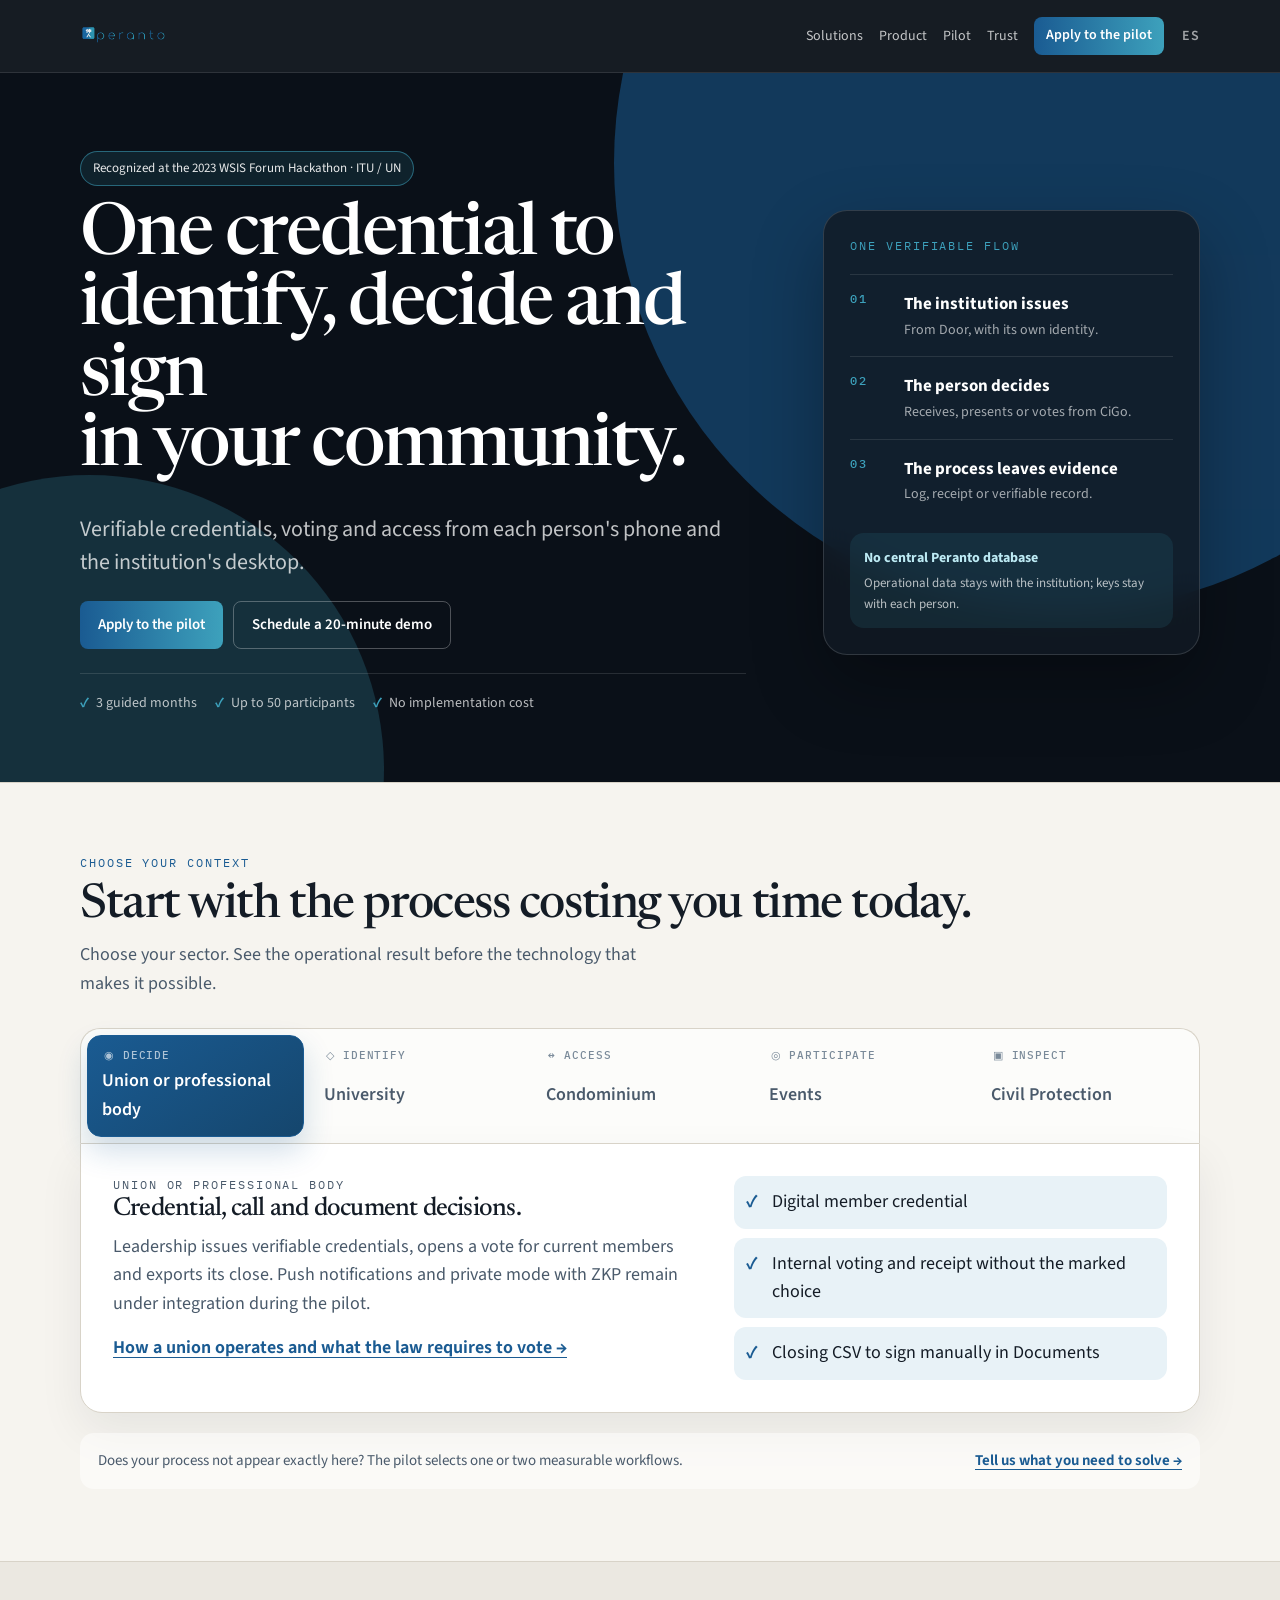
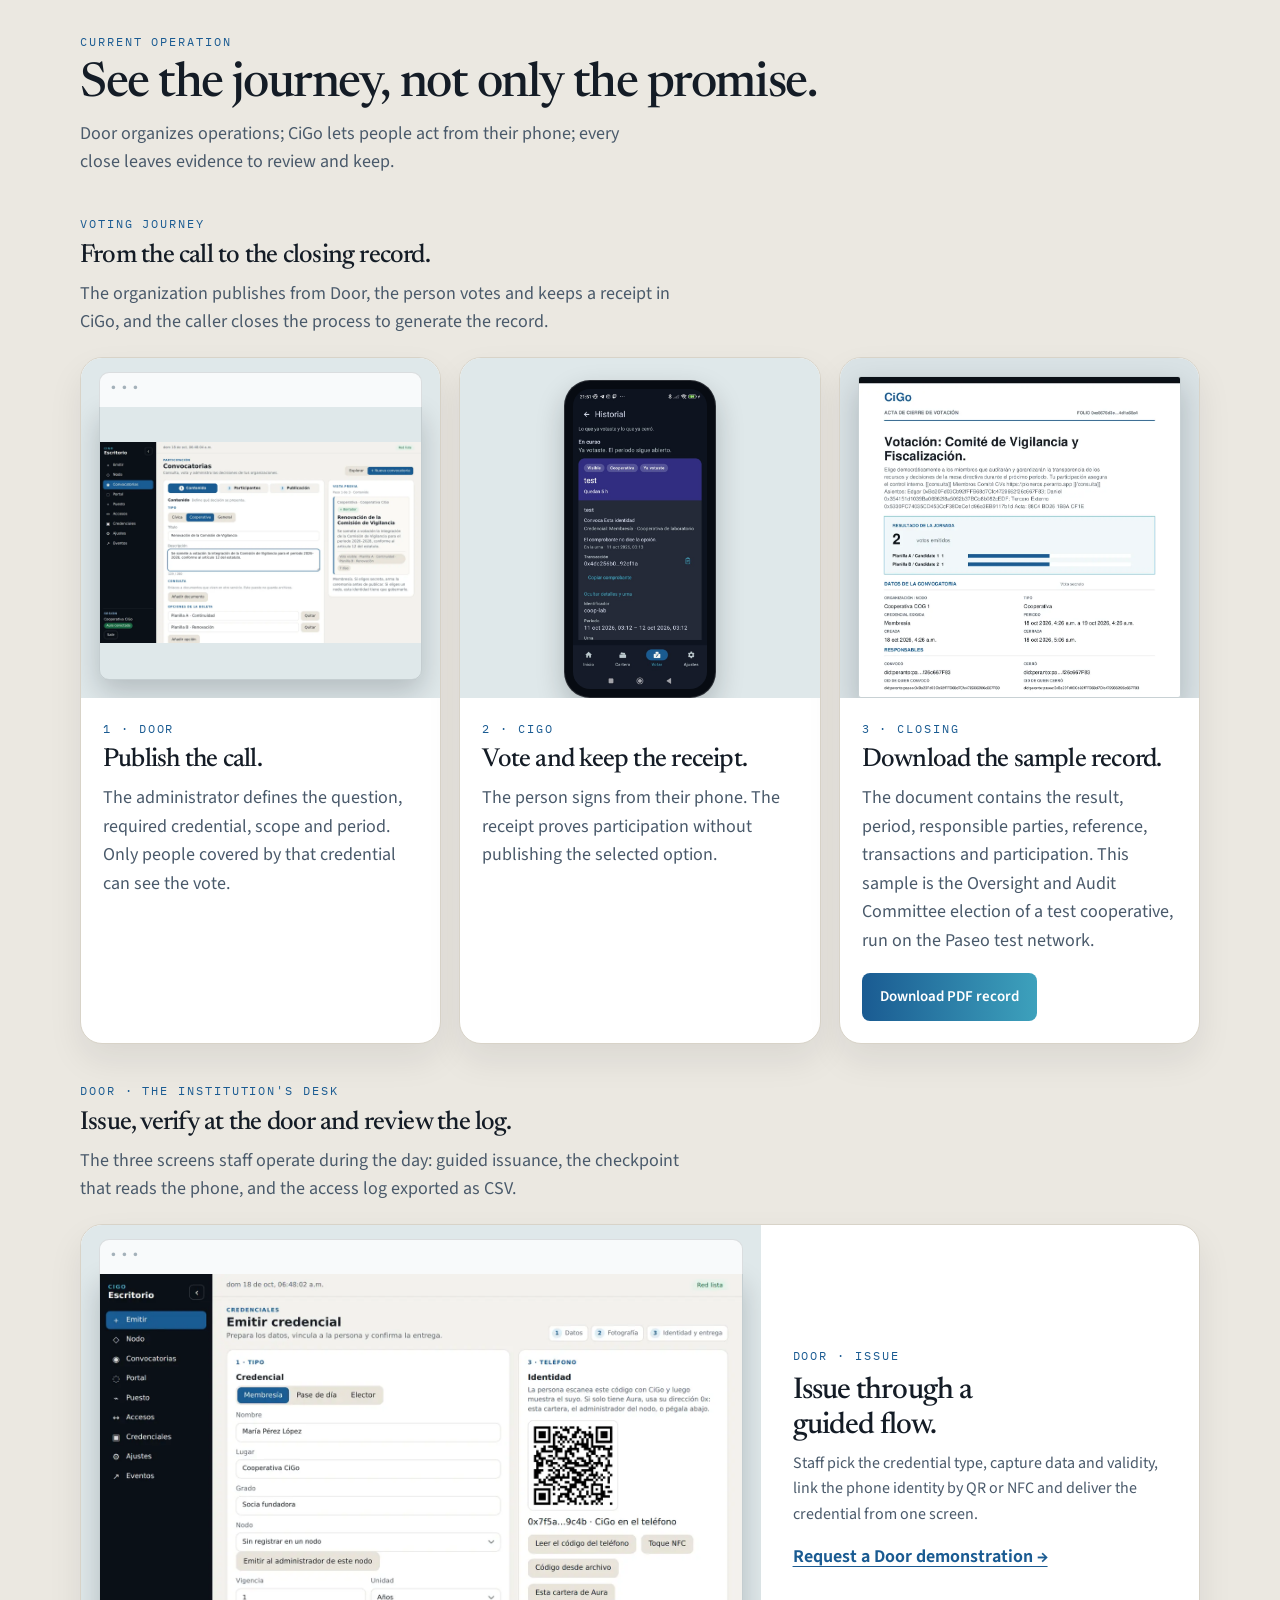
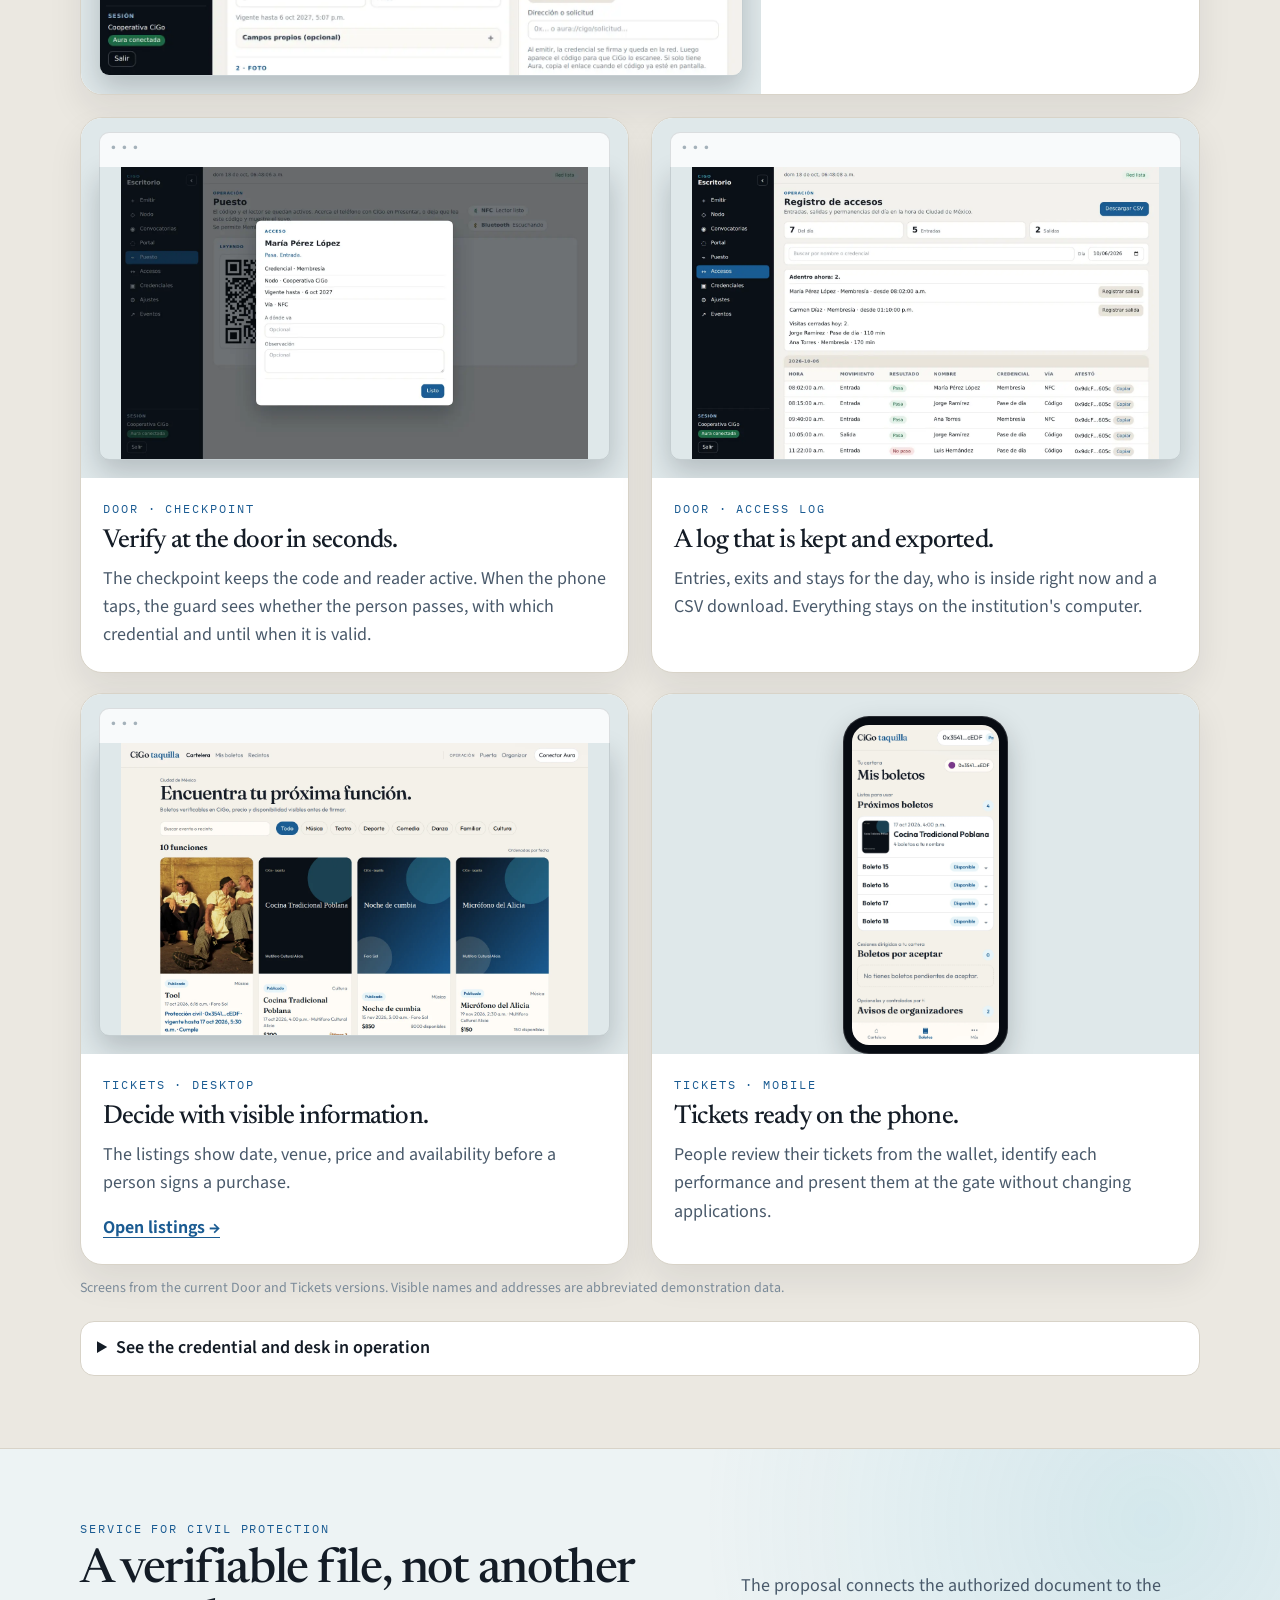
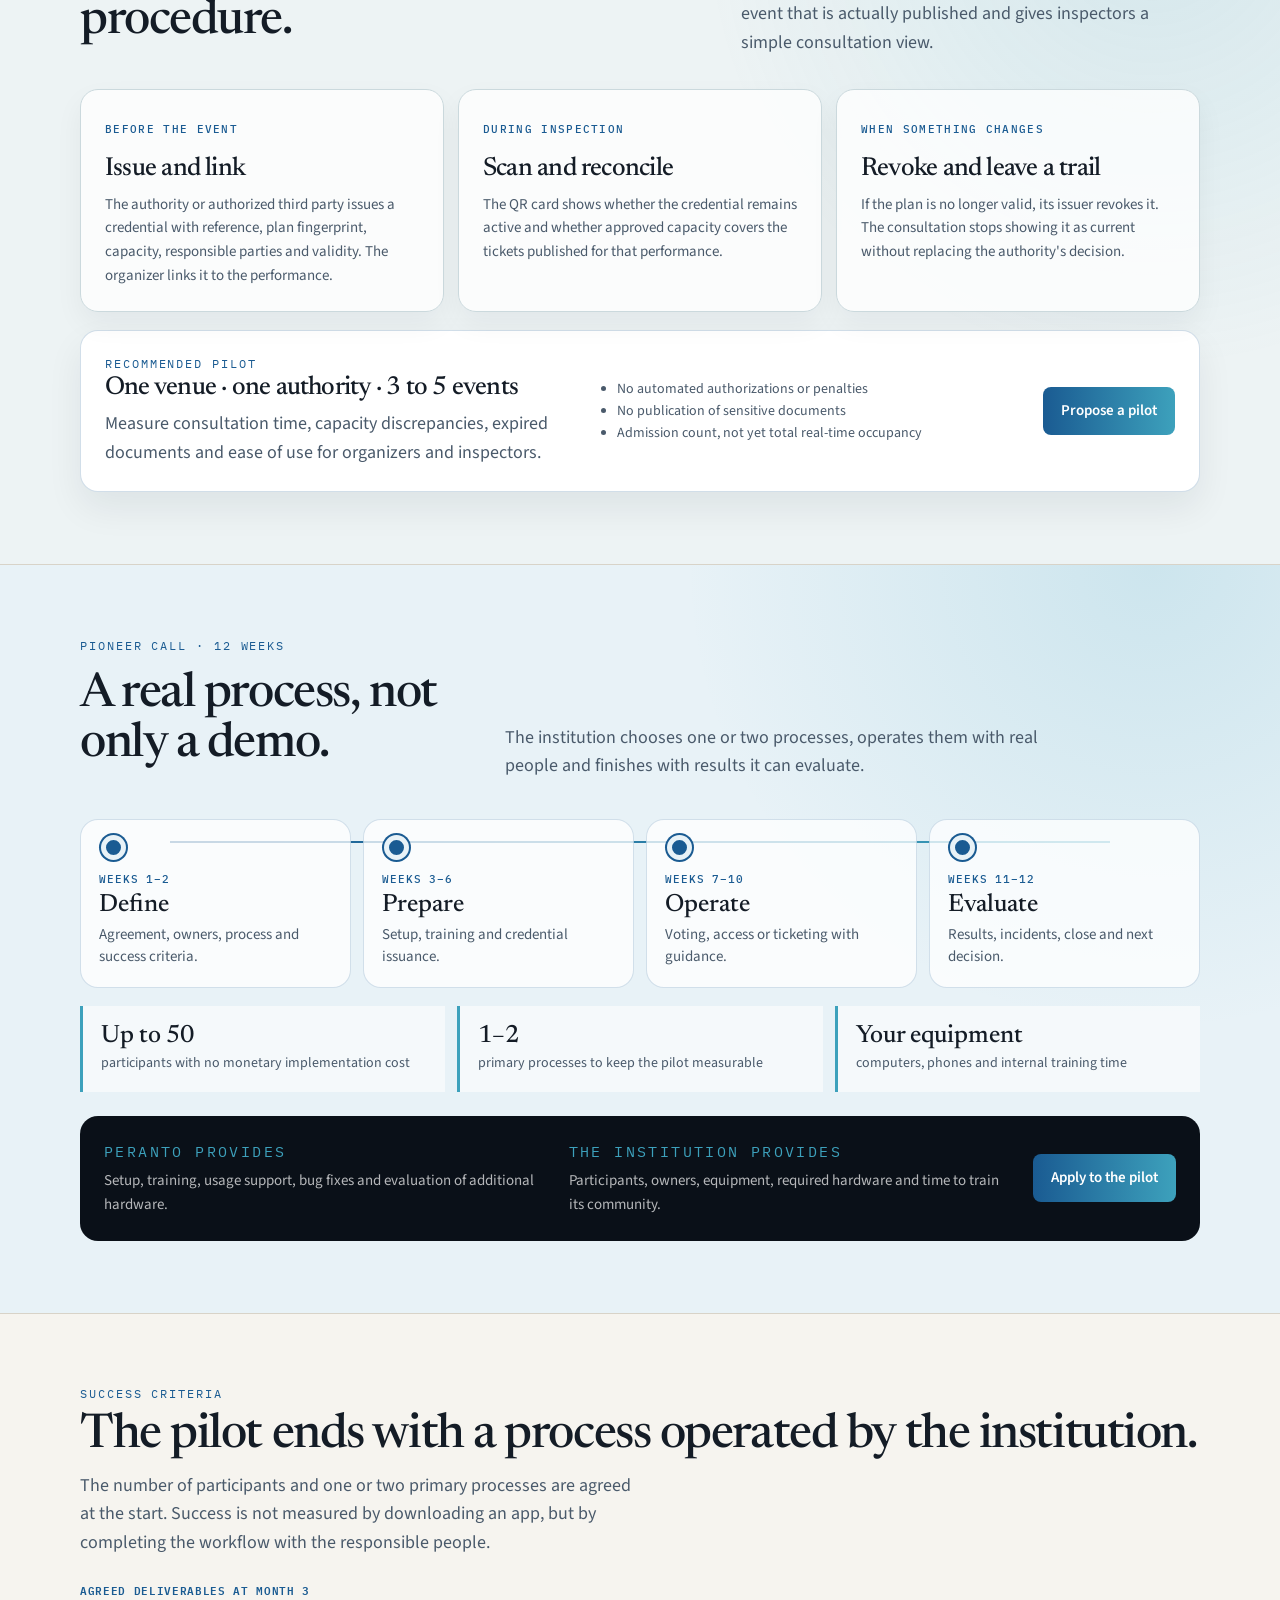
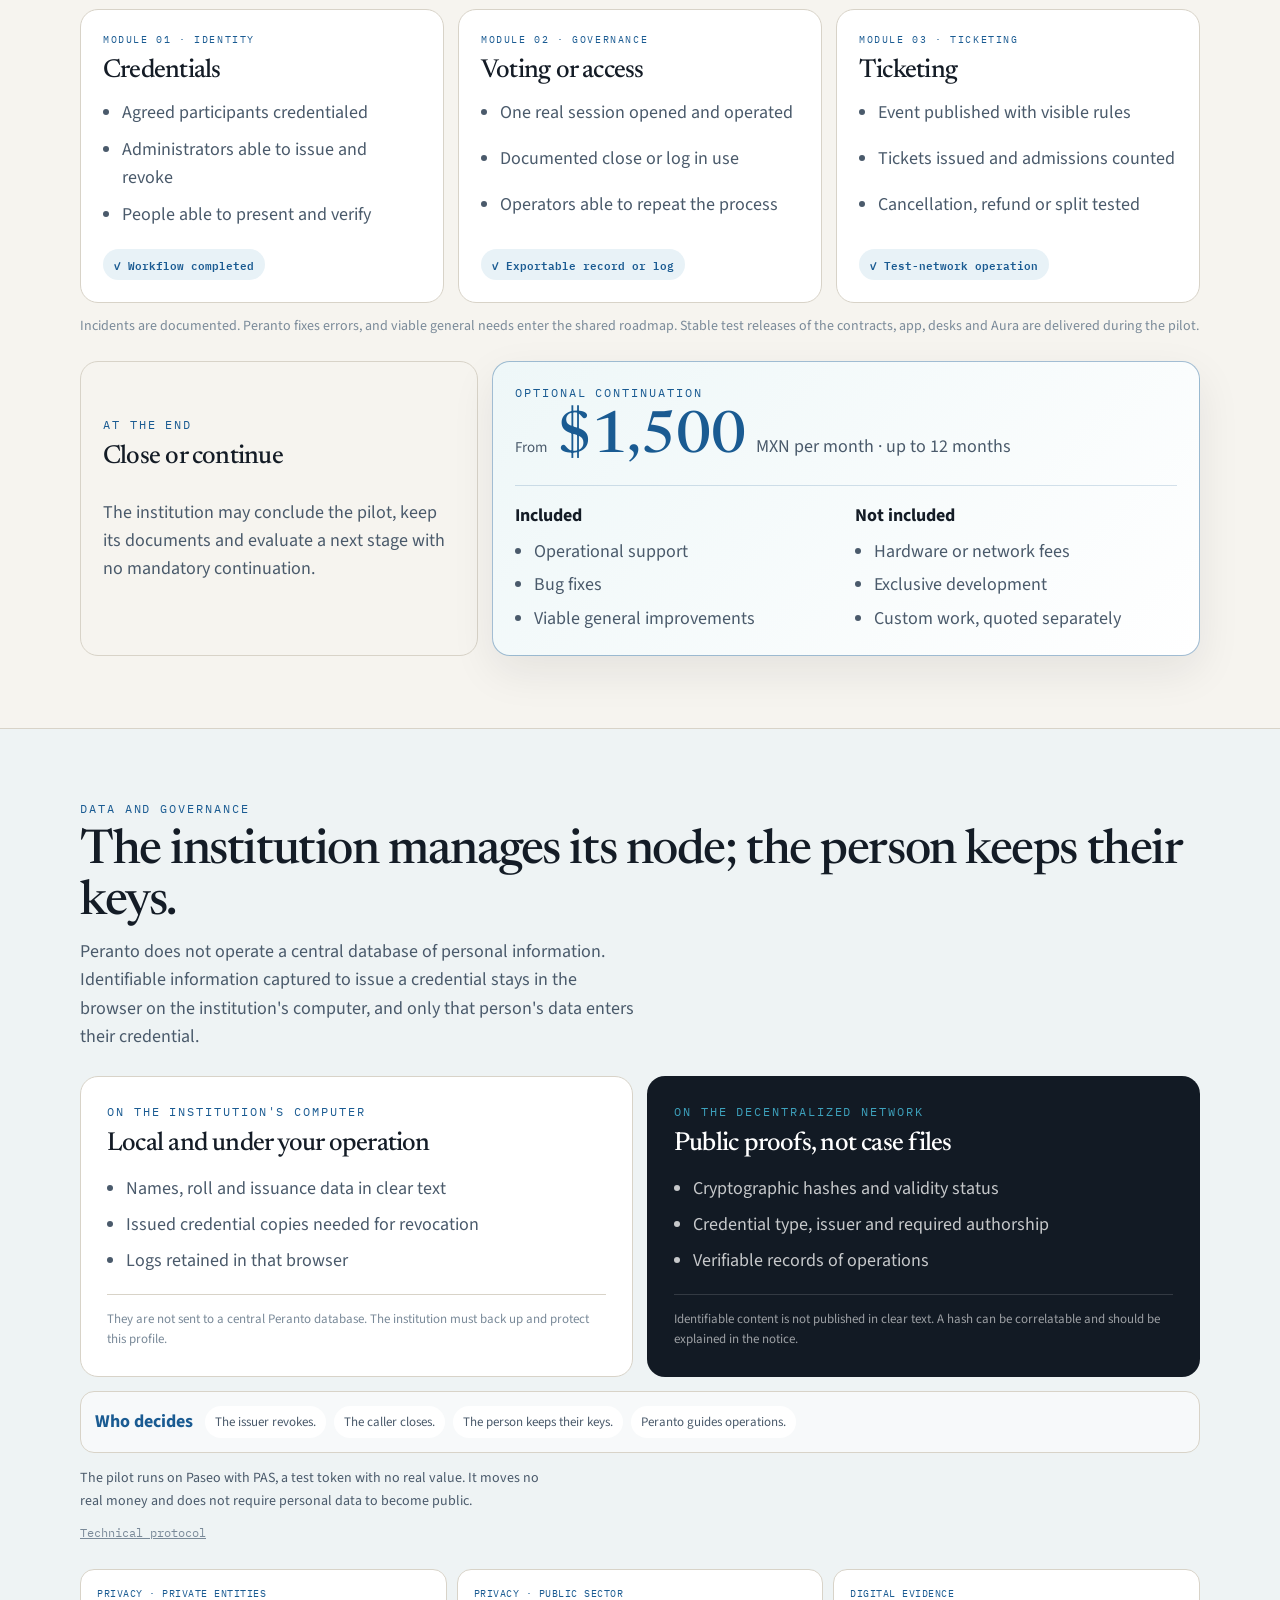
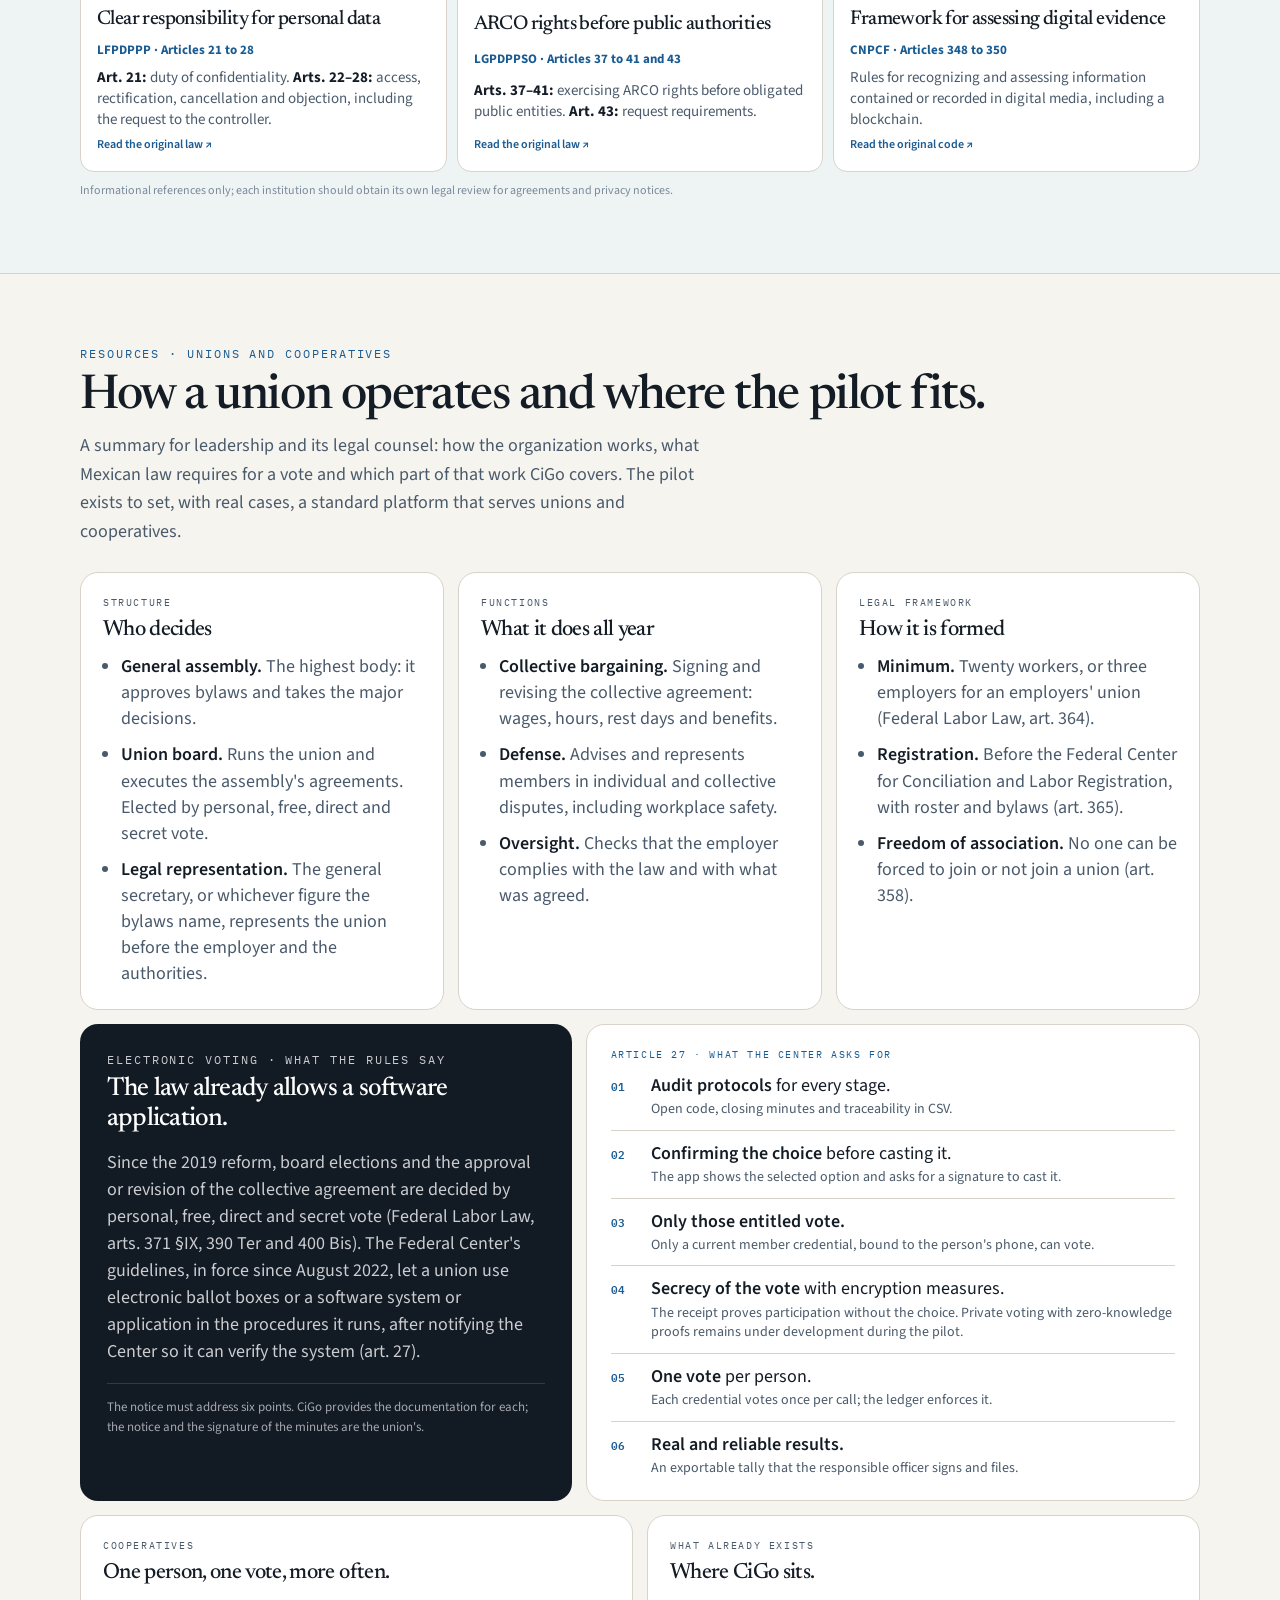
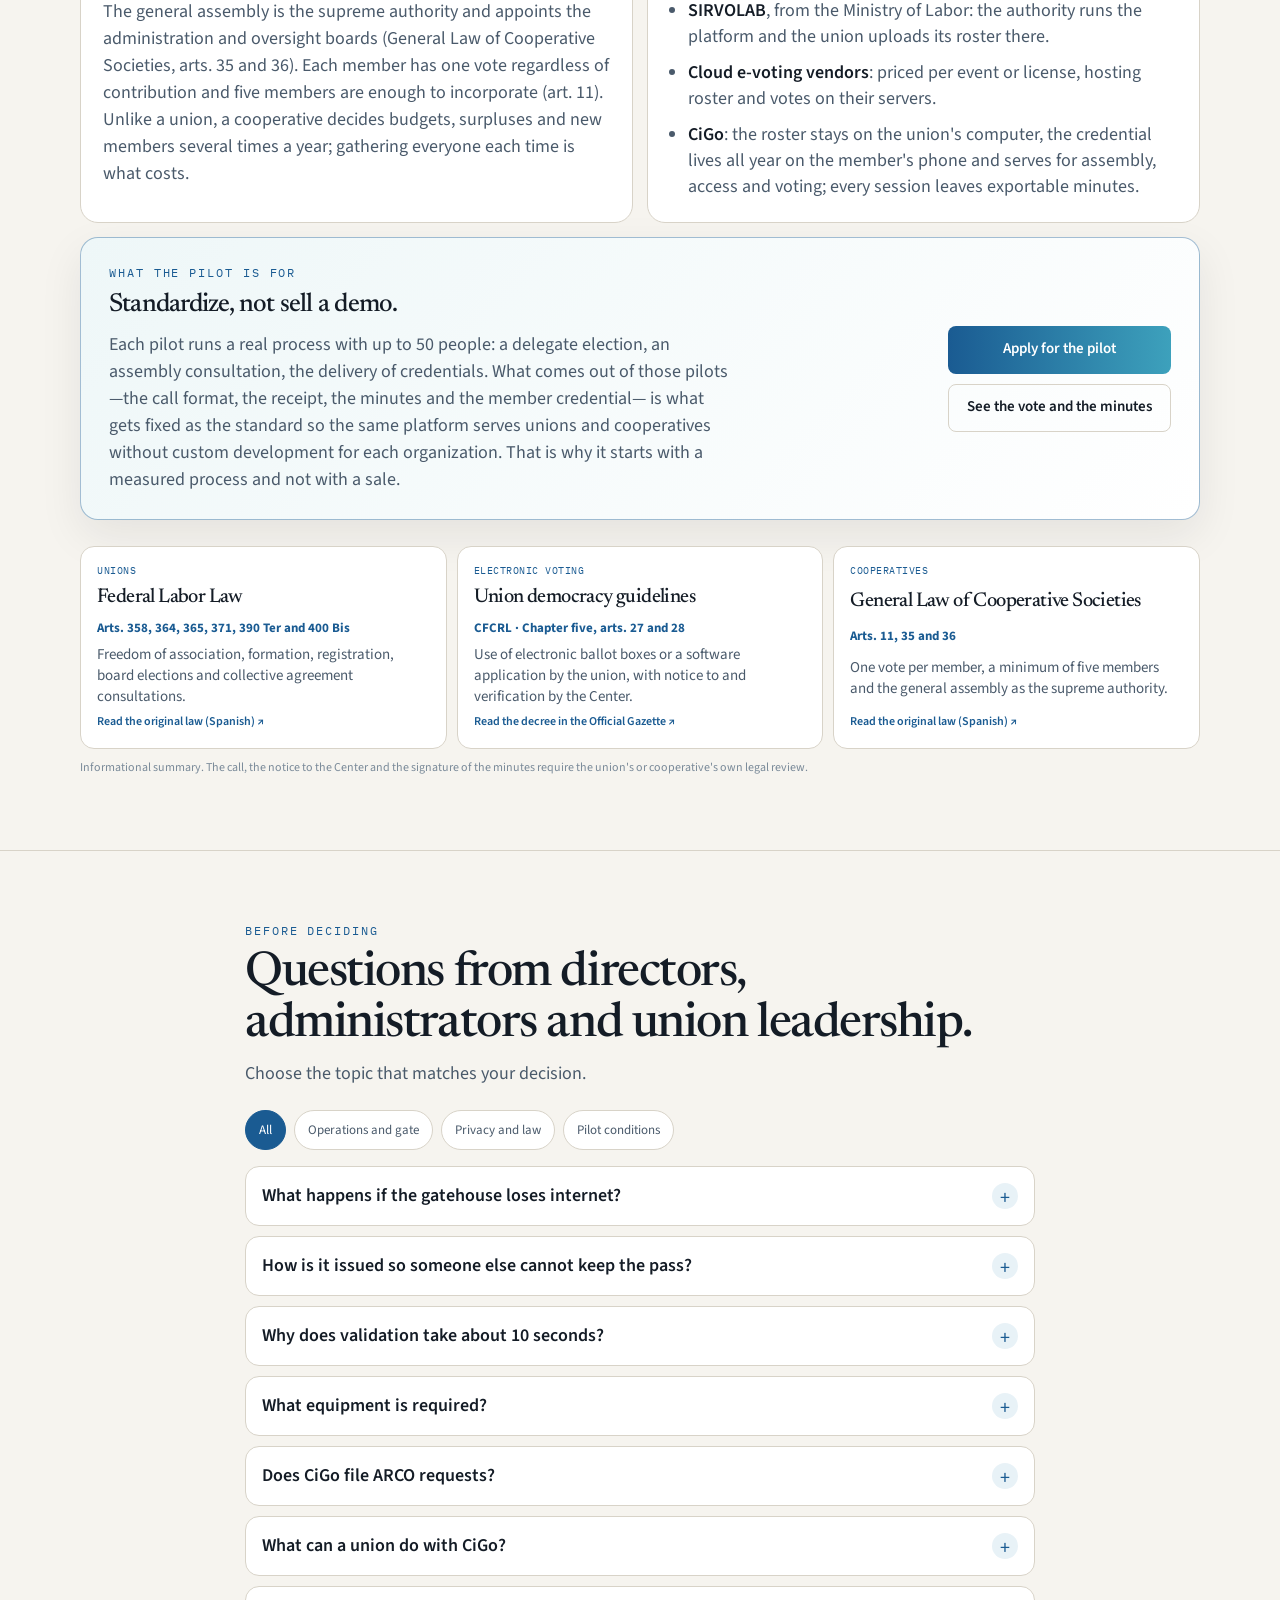
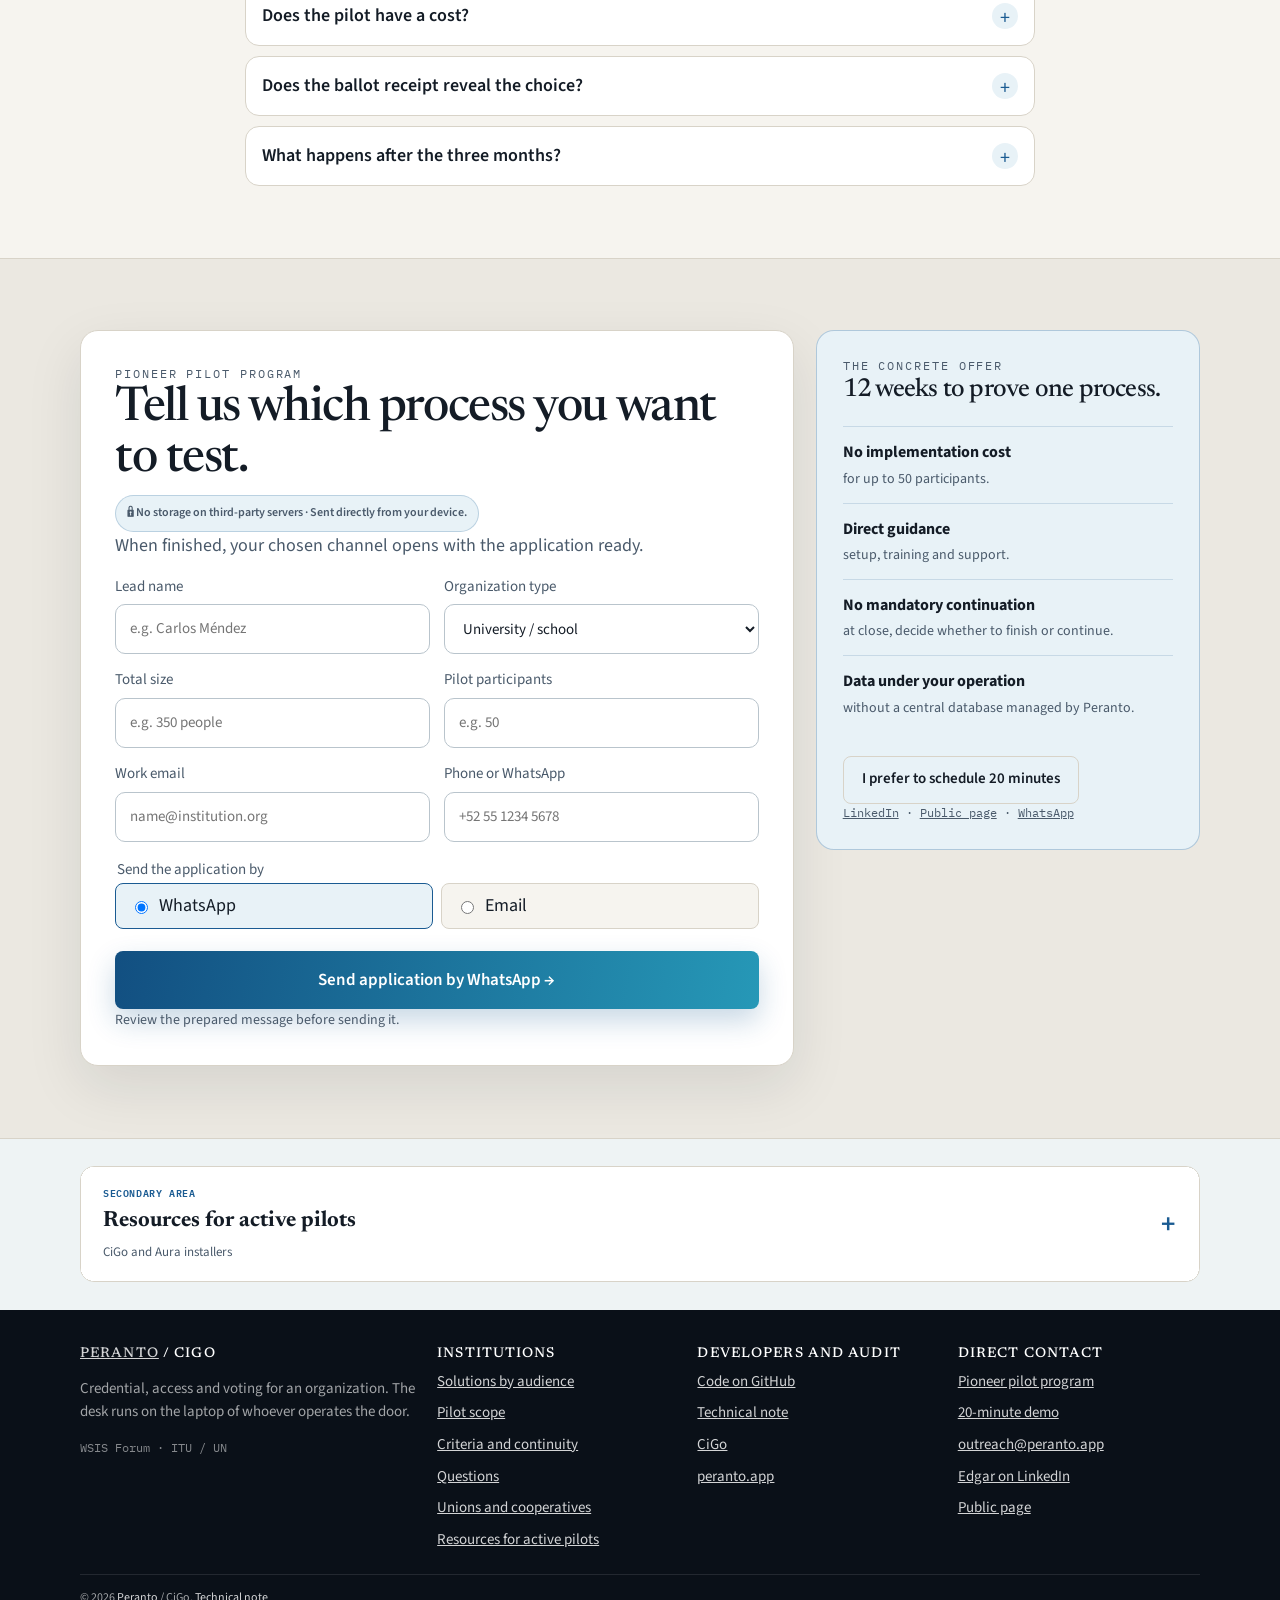
<file: en/index.html>
<!doctype html>
<html lang="en">
<head>
  <meta charset="utf-8" />
  <meta name="viewport" content="width=device-width, initial-scale=1" />
  <title>CiGo · Digital credential, access and voting for communities</title>
  <meta name="description" content="Digital credentials, access control and internal voting for organizations. A guided three-month pilot with no monetary implementation cost for up to 50 participants." />
  <link rel="canonical" href="https://pioneros.peranto.app/en/" />
  <link rel="alternate" hreflang="es" href="https://pioneros.peranto.app/" />
  <link rel="alternate" hreflang="en" href="https://pioneros.peranto.app/en/" />
  <link rel="alternate" hreflang="x-default" href="https://pioneros.peranto.app/" />
  <meta property="og:type" content="website" />
  <meta property="og:locale" content="en_US" />
  <meta property="og:site_name" content="CiGo pioneros" />
  <meta property="og:url" content="https://pioneros.peranto.app/en/" />
  <meta property="og:title" content="CiGo · Digital credential, access and voting for communities" />
  <meta property="og:description" content="Credential people, control access and run internal votes. A guided three-month pilot with no monetary implementation cost for up to 50 participants." />
  <meta property="og:image" content="https://pioneros.peranto.app/media/caso-caseta.jpg" />
  <meta name="twitter:card" content="summary_large_image" />
  <script type="application/ld+json">
  {
    "@context": "https://schema.org",
    "@graph": [
      {
        "@type": "Organization",
        "name": "Peranto",
        "url": "https://peranto.app/",
        "sameAs": ["https://cigo.peranto.app/", "https://pioneros.peranto.app/", "https://www.linkedin.com/in/edogasalinas"]
      },
      {
        "@type": "WebSite",
        "name": "CiGo pioneros",
        "url": "https://pioneros.peranto.app/en/",
        "inLanguage": "en",
        "description": "Digital credential, access control and voting for campuses, condominiums and unions."
      },
      {
        "@type": "Person",
        "name": "Edgar Salinas",
        "jobTitle": "Founder of CiGo",
        "url": "https://cryptohumano.github.io/peranto-protocol/#/u/@edo",
        "sameAs": ["https://www.linkedin.com/in/edogasalinas", "https://cryptohumano.github.io/peranto-protocol/#/u/@edo"]
      },
      {
        "@type": "FAQPage",
        "mainEntity": [
          {
            "@type": "Question",
            "name": "What happens if the gatehouse loses internet?",
            "acceptedAnswer": {
              "@type": "Answer",
              "text": "The gate stops. The desk checks the registry anchored on the chain to see whether the credential is still valid. Without internet, that check does not close and there is no pass. The person does not need internet: the CiGo wallet carries the credential on the phone."
            }
          },
          {
            "@type": "Question",
            "name": "How is it issued so someone else cannot keep the pass?",
            "acceptedAnswer": {
              "@type": "Answer",
              "text": "The administrator opens the challenge on the desk and the person signs it from their phone, by NFC or with the registration QR. The credential stays bound to that phone's keys."
            }
          },
          {
            "@type": "Question",
            "name": "Why does validation take about 10 seconds?",
            "acceptedAnswer": {
              "@type": "Answer",
              "text": "The cycle we measure includes bringing the phone close, the NFC read or the QR focus, the signature check on the desk and the line the guard sees in the log. That cycle is above: the wallet on the phone and the desk on the laptop."
            }
          },
          {
            "@type": "Question",
            "name": "What equipment is required?",
            "acceptedAnswer": {
              "@type": "Answer",
              "text": "The organization's computer running the CiGo desk, internet at the gate, and a USB NFC reader or the camera for the QR. The desk does not require a turnstile or a separate server."
            }
          },
          {
            "@type": "Question",
            "name": "Does CiGo file ARCO requests?",
            "acceptedAnswer": {
              "@type": "Answer",
              "text": "No. The person owns the data they signed and they request access, rectification, cancellation or objection. Articles 21 to 28 of the Federal Law on Protection of Personal Data Held by Private Parties, and articles 37 to 43 of the General Law on Protection of Personal Data Held by Obligated Subjects, describe that request before private parties and before authorities. CiGo does not send it."
            }
          },
          {
            "@type": "Question",
            "name": "What can a union do with CiGo?",
            "acceptedAnswer": {
              "@type": "Answer",
              "text": "Issue digital credentials for members and run internal votes. Available calls are viewed and voted on in the app; push notifications are being integrated. At closing, the count and traceability are exported as CSV. The responsible person manually adds that file to Documents and signs it with the verifiable credential selected for the process, including one that proves possession of a FIEL or FIREL."
            }
          },
          {
            "@type": "Question",
            "name": "Does the pilot have a cost?",
            "acceptedAnswer": {
              "@type": "Answer",
              "text": "The pilot runs for three months and has no monetary implementation cost for up to 50 participants. The institution provides its equipment, phones, hardware, internal training and an agreement that defines the scope for mentioning its participation. Above 50 participants, scope and cost are agreed with the organization."
            }
          },
          {
            "@type": "Question",
            "name": "Does the ballot receipt reveal the choice?",
            "acceptedAnswer": {
              "@type": "Answer",
              "text": "No. The receipt proves participation and does not state the marked choice. In private votes, the choice is encrypted; the contract and zero-knowledge-proof management remain under development during the pilot."
            }
          }
        ]
      }
    ]
  }
  </script>
  <link rel="preconnect" href="https://fonts.googleapis.com" />
  <link rel="preconnect" href="https://fonts.gstatic.com" crossorigin />
  <link href="https://fonts.googleapis.com/css2?family=IBM+Plex+Mono:wght@400;500&family=Newsreader:opsz,wght@6..72,500;6..72,600&family=Source+Sans+3:wght@400;500;600&display=swap" rel="stylesheet" />
  <link rel="stylesheet" href="../styles.css?v=13" />
  <meta name="theme-color" content="#0a1018" />
  <link rel="icon" href="data:image/svg+xml,%3Csvg xmlns='http://www.w3.org/2000/svg' viewBox='0 0 32 32'%3E%3Crect fill='%230a1018' width='32' height='32' rx='8'/%3E%3Ccircle cx='16' cy='16' r='5' fill='%233da1bc'/%3E%3C/svg%3E" />
</head>
<body>
  <header class="nav">
    <div class="nav-inner">
      <a class="brand" href="index.html" aria-label="Peranto">
        <img class="brand-logo" src="../logo-peranto.png" alt="Peranto" width="140" height="58" />
      </a>
      <button class="menu-btn" type="button" aria-expanded="false" aria-controls="menu">Menu</button>
      <nav class="links" id="menu">
        <a href="#soluciones">Solutions</a>
        <a href="#evidencia">Product</a>
        <a href="#pioneros">Pilot</a>
        <a href="#datos">Trust</a>
        <a class="btn solid tiny" href="#postular">Apply to the pilot</a>
      </nav>
      <a class="lang" href="../" hreflang="es" lang="es">ES</a>
    </div>
  </header>

  <main>
    <section class="hero" id="cigo">
      <div class="wrap">
        <div class="hero-layout">
          <div class="hero-copy">
            <a class="authority" href="https://www.itu.int/net4/wsis/forum/2023/Files/ocp/WF23OCPP5PRES-en.pdf" target="_blank" rel="noopener noreferrer">Recognized at the 2023 WSIS Forum Hackathon · ITU / UN</a>
            <h1>One credential to identify, decide and sign <span class="rotating-audience" data-rotating-audience data-phrases='["in your organization.","in your community.","in your union.","at your university.","in your company.","in your condominium.","at your events."]'>in your organization.</span></h1>
            <p class="lead hero-lead">Verifiable credentials, voting and access from each person's phone and the institution's desktop.</p>
            <div class="actions">
              <a class="btn solid" href="#postular">Apply to the pilot</a>
              <a class="btn ghost" href="https://calendly.com/edoga-salinas/one-click-kyc" target="_blank" rel="noopener noreferrer">Schedule a 20-minute demo</a>
            </div>
            <ul class="hero-trust" aria-label="Main pilot terms">
              <li>3 guided months</li>
              <li>Up to 50 participants</li>
              <li>No implementation cost</li>
            </ul>
          </div>
          <aside class="hero-brief" aria-label="How CiGo works">
            <p class="kicker">One verifiable flow</p>
            <ol class="hero-flow">
              <li><span>01</span><div><b>The institution issues</b><small>From Door, with its own identity.</small></div></li>
              <li><span>02</span><div><b>The person decides</b><small>Receives, presents or votes from CiGo.</small></div></li>
              <li><span>03</span><div><b>The process leaves evidence</b><small>Log, receipt or verifiable record.</small></div></li>
            </ol>
            <div class="hero-signal">
              <strong>No central Peranto database</strong>
              <span>Operational data stays with the institution; keys stay with each person.</span>
            </div>
          </aside>
        </div>
      </div>
    </section>

    <section id="soluciones">
      <div class="wrap">
        <p class="kicker">Choose your context</p>
        <h2>Start with the process costing you time today.</h2>
        <p class="lead">Choose your sector. See the operational result before the technology that makes it possible.</p>
        <div class="audience-tabs" role="tablist" aria-label="Organization type">
          <button type="button" role="tab" id="tab-sindicato" aria-controls="panel-sindicato" aria-selected="true" data-audience-tab="sindicato">Union or professional body</button>
          <button type="button" role="tab" id="tab-universidad" aria-controls="panel-universidad" aria-selected="false" data-audience-tab="universidad">University</button>
          <button type="button" role="tab" id="tab-condominio" aria-controls="panel-condominio" aria-selected="false" data-audience-tab="condominio">Condominium</button>
          <button type="button" role="tab" id="tab-eventos" aria-controls="panel-eventos" aria-selected="false" data-audience-tab="eventos">Events</button>
          <button type="button" role="tab" id="tab-proteccion" aria-controls="panel-proteccion" aria-selected="false" data-audience-tab="proteccion">Civil Protection</button>
        </div>
        <div class="audience-panel" id="panel-sindicato" role="tabpanel" aria-labelledby="tab-sindicato" data-audience-panel="sindicato">
          <div>
            <p class="kicker">Union or professional body</p>
            <h3>Credential, call and document decisions.</h3>
            <p>Leadership issues verifiable credentials, opens a vote for current members and exports its close. Push notifications and private mode with ZKP remain under integration during the pilot.</p>
            <a class="text-link" href="#sindicatos">How a union operates and what the law requires to vote →</a>
          </div>
          <ul class="outcomes">
            <li>Digital member credential</li>
            <li>Internal voting and receipt without the marked choice</li>
            <li>Closing CSV to sign manually in Documents</li>
          </ul>
        </div>
        <div class="audience-panel" id="panel-universidad" role="tabpanel" aria-labelledby="tab-universidad" data-audience-panel="universidad" hidden>
          <div>
            <p class="kicker">University or school</p>
            <h3>Institutional identity and verifiable access to spaces.</h3>
            <p>The institution issues credentials to its community and chooses the processes to operate: library, laboratory, activities or internal consultations.</p>
          </div>
          <ul class="outcomes">
            <li>Verifiable credential for students or staff</li>
            <li>Entry and exit log at a desk</li>
            <li>Internal consultations tied to a current credential</li>
          </ul>
        </div>
        <div class="audience-panel" id="panel-condominio" role="tabpanel" aria-labelledby="tab-condominio" data-audience-panel="condominio" hidden>
          <div>
            <p class="kicker">Condominium or residence</p>
            <h3>Access and participation without retaining physical ID.</h3>
            <p>The gate checks presentations from the phone and keeps a local log. The community can also test an internal consultation or assembly.</p>
          </div>
          <ul class="outcomes">
            <li>Credentials for residents or visitors</li>
            <li>Entry, exit and duration log</li>
            <li>Internal consultation for current credentials</li>
          </ul>
        </div>
        <div class="audience-panel" id="panel-eventos" role="tabpanel" aria-labelledby="tab-eventos" data-audience-panel="eventos" hidden>
          <div>
            <p class="kicker">Event organization</p>
            <h3>Tickets, admission and business rules on a test network.</h3>
            <p>The pilot can test event creation, issuance, admission, cancellations, refunds and distribution without moving real money.</p>
          </div>
          <ul class="outcomes">
            <li>Signed tickets and single-use presentation</li>
            <li>Guest count and access control</li>
            <li>Charges and distribution simulated with a test token</li>
          </ul>
        </div>
        <div class="audience-panel" id="panel-proteccion" role="tabpanel" aria-labelledby="tab-proteccion" data-audience-panel="proteccion" hidden>
          <div>
            <p class="kicker">Civil Protection and risk management</p>
            <h3>A verifiable file for a faster inspection.</h3>
            <p>The authority reviews the plan credential linked to a performance and checks its reference, validity, responsible parties, approved capacity, document fingerprint and revocation from a QR inspection card.</p>
            <p class="scope-note">CiGo assists verification; it does not replace the plan, inspection, authorization or powers of the authority.</p>
          </div>
          <ul class="outcomes">
            <li>Plan linked to a specific event and organizer</li>
            <li>Approved capacity compared with published capacity</li>
            <li>Inspection card without exposing the complete file</li>
          </ul>
        </div>
        <div class="section-cta">
          <span>Does your process not appear exactly here? The pilot selects one or two measurable workflows.</span>
          <a class="text-link" href="#postular">Tell us what you need to solve →</a>
        </div>
      </div>
    </section>

    <section class="band" id="evidencia">
      <div class="wrap">
        <p class="kicker">Current operation</p>
        <h2>See the journey, not only the promise.</h2>
        <p class="lead">Door organizes operations; CiGo lets people act from their phone; every close leaves evidence to review and keep.</p>
        <div class="flow-heading">
          <p class="kicker">Voting journey</p>
          <h3>From the call to the closing record.</h3>
          <p>The organization publishes from Door, the person votes and keeps a receipt in CiGo, and the caller closes the process to generate the record.</p>
        </div>
        <div class="voting-steps" aria-label="Test voting journey">
          <article class="product-proof">
            <div class="proof-media desktop">
              <img src="../media/door-convocatoria-actual.webp" alt="Current Door screen for creating a call, defining participants and configuring publication" loading="lazy" />
            </div>
            <div class="proof-copy">
              <p class="kicker">1 · Door</p>
              <h3>Publish the call.</h3>
              <p>The administrator defines the question, required credential, scope and period. Only people covered by that credential can see the vote.</p>
            </div>
          </article>
          <article class="product-proof">
            <div class="proof-media mobile">
              <img src="../media/app-voto.jpg" alt="CiGo voting history with period, transaction and receipt without the marked choice" loading="lazy" />
            </div>
            <div class="proof-copy">
              <p class="kicker">2 · CiGo</p>
              <h3>Vote and keep the receipt.</h3>
              <p>The person signs from their phone. The receipt proves participation without publishing the selected option.</p>
            </div>
          </article>
          <article class="product-proof">
            <div class="proof-media report">
              <img src="../media/acta-votacion-portada.webp" alt="First page of the closing record for a cooperative's Oversight and Audit Committee election, generated by CiGo" loading="lazy" />
            </div>
            <div class="proof-copy">
              <p class="kicker">3 · Closing</p>
              <h3>Download the sample record.</h3>
              <p>The document contains the result, period, responsible parties, reference, transactions and participation. This sample is the Oversight and Audit Committee election of a test cooperative, run on the Paseo test network.</p>
              <a class="btn solid proof-download" href="../media/acta-votacion-prueba.pdf" download>Download PDF record</a>
            </div>
          </article>
        </div>
        <div class="flow-heading">
          <p class="kicker">Door · the institution's desk</p>
          <h3>Issue, verify at the door and review the log.</h3>
          <p>The three screens staff operate during the day: guided issuance, the checkpoint that reads the phone, and the access log exported as CSV.</p>
        </div>
        <div class="product-showcase door-showcase" aria-label="Current Door screens">
          <article class="product-proof featured">
            <div class="proof-media desktop">
              <img src="../media/door-emision-actual.webp" alt="Current Door screen for issuing a credential: type, person data, validity and the code that links the phone" loading="lazy" />
            </div>
            <div class="proof-copy">
              <p class="kicker">Door · issue</p>
              <h3>Issue through a guided flow.</h3>
              <p>Staff pick the credential type, capture data and validity, link the phone identity by QR or NFC and deliver the credential from one screen.</p>
              <a class="text-link" href="#postular">Request a Door demonstration →</a>
            </div>
          </article>
          <article class="product-proof">
            <div class="proof-media desktop">
              <img src="../media/door-puesto-actual.webp" alt="Current Door checkpoint screen: challenge code, active NFC reader and an access notice with the person's name and credential" loading="lazy" />
            </div>
            <div class="proof-copy">
              <p class="kicker">Door · checkpoint</p>
              <h3>Verify at the door in seconds.</h3>
              <p>The checkpoint keeps the code and reader active. When the phone taps, the guard sees whether the person passes, with which credential and until when it is valid.</p>
            </div>
          </article>
          <article class="product-proof">
            <div class="proof-media desktop">
              <img src="../media/door-accesos-actual.webp" alt="Current Door access log: daily summary, who is inside now and a table of entries and exits" loading="lazy" />
            </div>
            <div class="proof-copy">
              <p class="kicker">Door · access log</p>
              <h3>A log that is kept and exported.</h3>
              <p>Entries, exits and stays for the day, who is inside right now and a CSV download. Everything stays on the institution's computer.</p>
            </div>
          </article>
        </div>
        <div class="product-showcase tickets-showcase" aria-label="Current Tickets screens">
          <article class="product-proof">
            <div class="proof-media desktop">
              <img src="../media/tickets-cartelera-actual.webp" alt="Current desktop Tickets listings with search, categories and available events" loading="lazy" />
            </div>
            <div class="proof-copy">
              <p class="kicker">Tickets · desktop</p>
              <h3>Decide with visible information.</h3>
              <p>The listings show date, venue, price and availability before a person signs a purchase.</p>
              <a class="text-link" href="https://tickets.peranto.app/" target="_blank" rel="noopener noreferrer">Open listings →</a>
            </div>
          </article>
          <article class="product-proof">
            <div class="proof-media mobile">
              <img src="../media/tickets-boletos-actual.webp" alt="Current mobile Tickets screen showing four available tickets" loading="lazy" />
            </div>
            <div class="proof-copy">
              <p class="kicker">Tickets · mobile</p>
              <h3>Tickets ready on the phone.</h3>
              <p>People review their tickets from the wallet, identify each performance and present them at the gate without changing applications.</p>
            </div>
          </article>
        </div>
        <p class="proof-note">Screens from the current Door and Tickets versions. Visible names and addresses are abbreviated demonstration data.</p>
        <details class="demo-details">
          <summary>See the credential and desk in operation</summary>
          <div class="sim" id="simulador">
            <div class="sim-grid">
              <article class="phone">
                <p class="tag">Wallet on the phone</p>
                <div class="handset">
                  <span class="notch" aria-hidden="true"></span>
                  <div class="screen">
                    <video class="reel" poster="../miniatura-telefono.webp" controls muted playsinline preload="metadata" aria-label="Presenting the credential in the CiGo wallet">
                      <source src="../presentacion.mp4" type="video/mp4" />
                    </video>
                  </div>
                </div>
              </article>
              <article class="desk">
                <p class="tag">Control desk on the laptop</p>
                <div class="window">
                  <div class="titlebar">
                    <span class="dots" aria-hidden="true"><i></i><i></i><i></i></span>
                    <span>CiGo Escritorio</span>
                  </div>
                  <div class="screen wide">
                    <video class="reel wide" poster="../miniatura-escritorio.webp" controls muted playsinline preload="metadata" aria-label="The CiGo desk reading the credential at the gate">
                      <source src="../puesto.mp4" type="video/mp4" />
                    </video>
                  </div>
                </div>
              </article>
            </div>
            <p class="note">The wallet presents from the phone and the desk verifies on the institution's computer.</p>
          </div>
        </details>
      </div>
    </section>

    <section class="civil-band" id="proteccion-civil">
      <div class="wrap">
        <div class="civil-heading">
          <div>
            <p class="kicker">Service for Civil Protection</p>
            <h2>A verifiable file, not another procedure.</h2>
          </div>
          <p class="lead">The proposal connects the authorized document to the event that is actually published and gives inspectors a simple consultation view.</p>
        </div>
        <div class="civil-flow" aria-label="Verifiable event file journey">
          <article>
            <span>Before the event</span>
            <h3>Issue and link</h3>
            <p>The authority or authorized third party issues a credential with reference, plan fingerprint, capacity, responsible parties and validity. The organizer links it to the performance.</p>
          </article>
          <article>
            <span>During inspection</span>
            <h3>Scan and reconcile</h3>
            <p>The QR card shows whether the credential remains active and whether approved capacity covers the tickets published for that performance.</p>
          </article>
          <article>
            <span>When something changes</span>
            <h3>Revoke and leave a trail</h3>
            <p>If the plan is no longer valid, its issuer revokes it. The consultation stops showing it as current without replacing the authority's decision.</p>
          </article>
        </div>
        <div class="civil-pilot">
          <div>
            <p class="kicker">Recommended pilot</p>
            <h3>One venue · one authority · 3 to 5 events</h3>
            <p>Measure consultation time, capacity discrepancies, expired documents and ease of use for organizers and inspectors.</p>
          </div>
          <ul>
            <li>No automated authorizations or penalties</li>
            <li>No publication of sensitive documents</li>
            <li>Admission count, not yet total real-time occupancy</li>
          </ul>
          <a class="btn solid" href="#postular">Propose a pilot</a>
        </div>
      </div>
    </section>

    <section class="pilot-band" id="pioneros">
      <div class="wrap">
        <div class="pilot-intro">
          <p class="kicker">Pioneer call · 12 weeks</p>
          <h2>A real process, not only a demo.</h2>
          <p class="lead">The institution chooses one or two processes, operates them with real people and finishes with results it can evaluate.</p>
        </div>
        <div class="pilot-timeline" aria-label="Twelve-week pilot stages">
          <article><span>Weeks 1–2</span><b>Define</b><p>Agreement, owners, process and success criteria.</p></article>
          <article><span>Weeks 3–6</span><b>Prepare</b><p>Setup, training and credential issuance.</p></article>
          <article><span>Weeks 7–10</span><b>Operate</b><p>Voting, access or ticketing with guidance.</p></article>
          <article><span>Weeks 11–12</span><b>Evaluate</b><p>Results, incidents, close and next decision.</p></article>
        </div>
        <div class="pilot-terms">
          <article>
            <strong>Up to 50</strong>
            <span>participants with no monetary implementation cost</span>
          </article>
          <article>
            <strong>1–2</strong>
            <span>primary processes to keep the pilot measurable</span>
          </article>
          <article>
            <strong>Your equipment</strong>
            <span>computers, phones and internal training time</span>
          </article>
        </div>
        <div class="pilot-responsibilities">
          <div>
            <p class="kicker">Peranto provides</p>
            <p>Setup, training, usage support, bug fixes and evaluation of additional hardware.</p>
          </div>
          <div>
            <p class="kicker">The institution provides</p>
            <p>Participants, owners, equipment, required hardware and time to train its community.</p>
          </div>
          <a class="btn solid" href="#postular">Apply to the pilot</a>
        </div>
      </div>
    </section>

    <section id="gremios" hidden>
      <div class="wrap">
        <p class="kicker">Unions and professional bodies</p>
        <h2>Credential, vote and minutes on the member's phone.</h2>
        <p class="lead">Leadership issues verifiable credentials for members, opens internal votes and keeps traceability of the close. The app shows available calls; push notifications are being integrated.</p>
        <div class="steps">
          <article class="card step">
            <i>On the phone</i>
            <h3>Issue the credential</h3>
            <p>Each member receives a digital credential in CiGo. The same app proves membership and opens the vote.</p>
          </article>
          <article class="card step">
            <i>Public or private</i>
            <h3>Call the vote</h3>
            <p>The organization opens a vote for whoever holds a valid credential. The member views the call and votes in the app. Private voting is an experimental function during the pilot.</p>
          </article>
          <article class="card step">
            <i>At the close</i>
            <h3>Minutes and signature</h3>
            <p>Closing exports the count and traceability as CSV. The responsible person uploads it manually to Documents and signs it with the credential selected for the process, including one proving possession of a FIEL or FIREL.</p>
          </article>
          <article class="card step">
            <i>For each member</i>
            <h3>Result and receipt</h3>
            <p>Participants view the result and keep a receipt proving participation without revealing the choice. In private votes, the choice is encrypted; the contract and ZKP management remain under development.</p>
          </article>
        </div>
        <p class="note">A three-month pilot with no monetary implementation cost for up to 50 members. The union provides equipment, participants, internal training and the agreement.</p>
        <div class="actions">
          <a class="btn solid" href="#postular" data-org="Union / professional body">Apply the union</a>
          <a class="btn ghost" href="https://calendly.com/edoga-salinas/one-click-kyc" target="_blank" rel="noopener noreferrer">A 20-minute demo</a>
        </div>
        <p class="note">In no more than 20 minutes you can see issuance, the vote and the closing of the minutes, to speed up how a labor-rights union organizes its work.</p>
      </div>
    </section>

    <section class="night-band" id="accesos" hidden>
      <div class="wrap">
        <p class="kicker">Desk log</p>
        <h2>Certainty about who is inside.</h2>
        <p class="lead">Every presentation is written to Access. The desk counts the day, separates entries and exits, and keeps the open visit in front of whoever runs the door.</p>
        <figure class="shot">
          <img src="../media/door-accesos-actual.webp" alt="Access on the CiGo desk: the day's count, who is still inside, and closed visits with their duration" />
        </figure>
        <div class="facts">
          <article class="card">
            <h3>Inside now</h3>
            <p>Name, credential and since what time. When the person leaves, the guard records the exit on that same line.</p>
          </article>
          <article class="card">
            <h3>How long they stayed</h3>
            <p>Closed visits for the day show the duration, in minutes or under a minute. Entries and exits are counted above.</p>
          </article>
          <article class="card">
            <h3>What they presented and where they were going</h3>
            <p>The book records the credential, whether they passed, the channel and who attested. If the desk captures it, the destination and the place are recorded too.</p>
          </article>
        </div>
        <p class="note">One day per table. The time is Mexico City time. The book stays in that browser and only for the wallet that signed in. Search by name or credential, and download CSV.</p>
      </div>
    </section>

    <section id="arquitectura" hidden>
      <div class="wrap">
        <p class="kicker">At the desk</p>
        <h2>Issuance and validation with the person present.</h2>
        <p class="lead">CiGo does not email a file for people to pass around. The administrator opens a challenge on the desk and the person signs it from their phone, by NFC or with the desk QR.</p>
        <div class="steps">
          <article class="card step">
            <i>Step 1</i>
            <h3>Issuance with a challenge, in person</h3>
            <p>The administrator generates the challenge in the desk app. The person presents the wallet on their phone and signs that challenge.</p>
            <ul>
              <li>The credential is bound to that phone's keys.</li>
              <li>The administrator does not take the person's keys.</li>
            </ul>
            <p class="meta">Attestation protocol · wallet on the phone</p>
          </article>
          <article class="card step">
            <i>Step 2</i>
            <h3>Validation at the desk (~10 seconds)</h3>
            <p>The organization uses its laptop with the CiGo desk, a commercial NFC reader, or the camera for the QR.</p>
            <ul>
              <li>Approach, read, and the line left in Access: time, result and credential.</li>
              <li>The confirmation runs on the organization's laptop.</li>
            </ul>
            <p class="meta">Hardware: laptop + USB reader</p>
          </article>
        </div>
        <p class="note">The challenge signature is secp256k1. The phone vault and the homomorphic vote are in the <a href="https://cigo.peranto.app/whitepaper.html#criptografia">technical note</a>.</p>
      </div>
    </section>

    <section id="plastico" hidden>
      <div class="wrap">
        <p class="kicker">Operational comparison</p>
        <h2>Against the plastic card.</h2>
        <p class="lead">A PVC card is printed, lost and replaced. CiGo issues it in person and validates it at the desk.</p>
        <div class="table-wrap">
          <table>
            <thead>
              <tr><th></th><th>PVC card</th><th class="win">CiGo</th></tr>
            </thead>
            <tbody>
              <tr><td>Issuance</td><td>Print shop and hand-out.</td><td class="win"><span class="tick">✓</span>A challenge on the desk. The person signs from their phone.</td></tr>
              <tr><td>Door</td><td>A physical card or a paper list.</td><td class="win"><span class="tick">✓</span>The organization's laptop, a USB NFC reader, or the camera for the QR.</td></tr>
              <tr><td>Loss</td><td>Reprint and hand it out again.</td><td class="win"><span class="tick">✓</span>The previous credential is revoked and another is issued in person.</td></tr>
              <tr><td>Cycle</td><td>Days at the print shop.</td><td class="win"><span class="tick">✓</span>A check at the desk in about 10 seconds.</td></tr>
              <tr><td>Roll</td><td>A separate CSV or list.</td><td class="win"><span class="tick">✓</span>Each credential matches the phone that signed the challenge.</td></tr>
            </tbody>
          </table>
        </div>
      </div>
    </section>

    <section id="calculadora" hidden>
      <div class="wrap">
        <p class="kicker">Impact estimate</p>
        <h2>The plastic and the PVC spend you can stop repeating.</h2>
        <p class="lead">Move the parameters. The result is an estimate for deciding on the pilot, not a print-shop quote.</p>
        <div class="calc" data-calc>
          <div class="figures">
            <article class="figure">
              <span class="muted">Avoidable PVC spend over 3 years</span>
              <b data-spend>$31,200</b>
              <span class="muted">Initial printing and estimated replacements.</span>
            </article>
            <article class="figure">
              <span class="muted">PVC waste</span>
              <b data-kg>~3.25 kg</b>
              <span class="muted">Cards that do not need to be made.</span>
            </article>
            <article class="figure good">
              <span class="muted">Pioneer pilot</span>
              <b>3 months</b>
              <span class="muted">No monetary implementation cost for up to 50 participants.</span>
              <a class="btn solid" href="#postular">Apply for the pilot</a>
            </article>
          </div>
          <form class="card">
            <label class="field">People in the organization
              <output data-members>500</output>
              <span class="stepper">
                <button type="button" data-step="-1" aria-label="Fewer people">−</button>
                <input type="range" name="members" min="50" max="3000" step="10" value="500" />
                <button type="button" data-step="1" aria-label="More people">+</button>
              </span>
            </label>
            <label class="field">Estimated cost per card, lanyard and holder (MXN)
              <output data-cost>$48</output>
              <span class="stepper">
                <button type="button" data-step="-1" aria-label="Lower the cost">−</button>
                <input type="range" name="cost" min="20" max="150" step="1" value="48" />
                <button type="button" data-step="1" aria-label="Raise the cost">+</button>
              </span>
            </label>
            <label class="field">Annual replacement for loss or wear
              <output data-rate>15%</output>
              <span class="stepper">
                <button type="button" data-step="-1" aria-label="Lower the replacement rate">−</button>
                <input type="range" name="rate" min="5" max="40" step="1" value="15" />
                <button type="button" data-step="1" aria-label="Raise the replacement rate">+</button>
              </span>
            </label>
            <p class="note" data-formula></p>
          </form>
        </div>
      </div>
    </section>

    <section class="night-band" id="productos" hidden>
      <div class="wrap">
        <p class="kicker">On the same phone</p>
        <h2>The credential opens the rest.</h2>
        <p class="lead">Tickets, voting, documents and things are not separate sites. They live in the CiGo wallet, bound to the same identity.</p>
        <div class="suite">
          <article class="card product">
            <img src="../media/app-presentar.jpg" alt="CiGo Present screen: voter credential and NFC read" />
            <h3>Present</h3>
            <p>The person brings the phone to the reader, or shows the code if the desk has no NFC. The identity credential stays in the wallet.</p>
          </article>
          <article class="card product">
            <img src="../media/app-boletos.jpg" alt="A ticket in the wallet: already admitted, and it can no longer be transferred" />
            <h3>Tickets</h3>
            <p>The pass is presented, transferred once, or returned to the box office. Once it has gone through the door, it cannot be transferred or returned. The price is face value.</p>
            <p class="meta"><a href="tickets.html">How the door reads it</a> · <a href="https://tickets.peranto.app">Listings</a></p>
          </article>
          <article class="card product">
            <img src="../media/app-voto.jpg" alt="CiGo vote history, with a receipt that does not reveal the choice" />
            <h3>Vote</h3>
            <p>The ballot asks for a valid credential and every vote is signed from the phone. The receipt proves participation without publishing the choice. Closing exports the count and traceability; private mode remains under development during the pilot.</p>
            <p class="meta"><a href="#gremios">A union vote</a></p>
          </article>
          <article class="card product">
            <img src="../media/app-documentos.jpg" alt="A document signed with the credential, active on the chain" />
            <h3>Documents</h3>
            <p>The signature is the credential subject's. The file hash is the proof, and the link names that credential.</p>
          </article>
          <article class="card product">
            <img src="../media/app-cosa.jpg" alt="An object passport in CiGo, with a custodian and a handoff history" />
            <h3>Things</h3>
            <p>An object carries a passport: what it is, who holds it and when it was handed over. The history changes hands without a loose PDF.</p>
          </article>
          <article class="card product">
            <img src="../media/app-qr.jpg" alt="A ticket presentation with a single-use code and a countdown" />
            <h3>The code expires</h3>
            <p>The ticket presentation lasts a few seconds. A screenshot in the group chat arrives late: once someone enters, the ticket can no longer be transferred.</p>
          </article>
        </div>
      </div>
    </section>

    <section id="casos" hidden>
      <div class="wrap">
        <p class="kicker">Where it is used</p>
        <h2>The gate, the classroom, the assembly and the line.</h2>
        <p class="lead">The desk is the organization's laptop and a USB reader, or the camera. These scenes show the job, not a required turnstile.</p>
        <div class="segments">
          <article class="segment photo">
            <img src="../media/caso-campus.jpg" alt="A student presents the phone in front of a laptop and a reader on a desk" />
            <div>
              <p class="kicker">University</p>
              <h3>Library and lab</h3>
              <p>The student presents the phone. The person at the desk sees the confirmation on the laptop.</p>
            </div>
          </article>
          <article class="segment photo">
            <img src="../media/caso-caseta.jpg" alt="A condominium gate with a laptop, a reader and the phone of the person entering" />
            <div>
              <p class="kicker">Condominium</p>
              <h3>Couriers without leaving their ID</h3>
              <p>Today a food courier leaves their government ID at the gate to enter the condominium or the parking lot. With CiGo they present the credential on their phone. The guard reads it on the laptop. The physical ID does not stay on the desk.</p>
            </div>
          </article>
          <article class="segment photo">
            <img src="../media/caso-asamblea.jpg" alt="An assembly at a table, with the voter's phone" />
            <div>
              <p class="kicker">Union</p>
              <h3>Credential, ballot and minutes</h3>
              <p>Leadership issues the member credential and opens the call. At closing, it exports the count as CSV, manually adds it to Documents and signs it with the agreed verifiable credential. Each member keeps a receipt that does not reveal their choice.</p>
              <p class="meta"><a href="#gremios">The pilot for unions</a></p>
            </div>
          </article>
          <article class="segment photo">
            <img src="../media/caso-foro.jpg" alt="A venue line, with the ticket presented from the phone" />
            <div>
              <p class="kicker">Venue</p>
              <h3>The line and the ticket</h3>
              <p>At the door, the laptop camera reads the signed presentation. The same screenshot, the second time, does not get in.</p>
              <p class="meta"><a href="tickets.html">The door, without a turnstile</a></p>
            </div>
          </article>
        </div>
      </div>
    </section>

    <section id="piloto">
      <div class="wrap">
        <p class="kicker">Success criteria</p>
        <h2>The pilot ends with a process operated by the institution.</h2>
        <p class="lead">The number of participants and one or two primary processes are agreed at the start. Success is not measured by downloading an app, but by completing the workflow with the responsible people.</p>
        <p class="deliverables-label">Agreed deliverables at month 3</p>
        <div class="success-grid">
          <article class="success-card">
            <p class="kicker">Module 01 · Identity</p>
            <h3>Credentials</h3>
            <ul class="deliverables"><li>Agreed participants credentialed</li><li>Administrators able to issue and revoke</li><li>People able to present and verify</li></ul>
            <span class="deliverable-badge">✓ Workflow completed</span>
          </article>
          <article class="success-card">
            <p class="kicker">Module 02 · Governance</p>
            <h3>Voting or access</h3>
            <ul class="deliverables"><li>One real session opened and operated</li><li>Documented close or log in use</li><li>Operators able to repeat the process</li></ul>
            <span class="deliverable-badge">✓ Exportable record or log</span>
          </article>
          <article class="success-card">
            <p class="kicker">Module 03 · Ticketing</p>
            <h3>Ticketing</h3>
            <ul class="deliverables"><li>Event published with visible rules</li><li>Tickets issued and admissions counted</li><li>Cancellation, refund or split tested</li></ul>
            <span class="deliverable-badge">✓ Test-network operation</span>
          </article>
        </div>
        <p class="note">Incidents are documented. Peranto fixes errors, and viable general needs enter the shared roadmap. Stable test releases of the contracts, app, desks and Aura are delivered during the pilot.</p>
        <div class="continuity-grid">
          <article class="exit-card">
            <p class="kicker">At the end</p>
            <h3>Close or continue</h3>
            <p>The institution may conclude the pilot, keep its documents and evaluate a next stage with no mandatory continuation.</p>
          </article>
          <article class="pricing-card">
            <p class="kicker">Optional continuation</p>
            <div class="price"><small>From</small><strong>$1,500</strong><span>MXN per month · up to 12 months</span></div>
            <div class="price-columns">
              <div><b>Included</b><ul><li>Operational support</li><li>Bug fixes</li><li>Viable general improvements</li></ul></div>
              <div><b>Not included</b><ul><li>Hardware or network fees</li><li>Exclusive development</li><li>Custom work, quoted separately</li></ul></div>
            </div>
          </article>
        </div>
      </div>
    </section>

    <section id="datos">
      <div class="wrap">
        <p class="kicker">Data and governance</p>
        <h2>The institution manages its node; the person keeps their keys.</h2>
        <p class="lead">Peranto does not operate a central database of personal information. Identifiable information captured to issue a credential stays in the browser on the institution's computer, and only that person's data enters their credential.</p>
        <div class="data-map">
          <article class="data-zone local">
            <p class="kicker">On the institution's computer</p>
            <h3>Local and under your operation</h3>
            <ul><li>Names, roll and issuance data in clear text</li><li>Issued credential copies needed for revocation</li><li>Logs retained in that browser</li></ul>
            <p class="data-caveat">They are not sent to a central Peranto database. The institution must back up and protect this profile.</p>
          </article>
          <article class="data-zone chain">
            <p class="kicker">On the decentralized network</p>
            <h3>Public proofs, not case files</h3>
            <ul><li>Cryptographic hashes and validity status</li><li>Credential type, issuer and required authorship</li><li>Verifiable records of operations</li></ul>
            <p class="data-caveat">Identifiable content is not published in clear text. A hash can be correlatable and should be explained in the notice.</p>
          </article>
        </div>
        <div class="governance-strip"><b>Who decides</b><span>The issuer revokes.</span><span>The caller closes.</span><span>The person keeps their keys.</span><span>Peranto guides operations.</span></div>
        <p class="network-note">The pilot runs on Paseo with PAS, a test token with no real value. It moves no real money and does not require personal data to become public.</p>
        <p class="meta"><a href="https://cigo.peranto.app/whitepaper.html">Technical protocol</a></p>
        <div class="legal-badges" aria-label="Legal references">
          <a href="https://www.diputados.gob.mx/LeyesBiblio/pdf/LFPDPPP.pdf" target="_blank" rel="noopener noreferrer">
            <span>Privacy · private entities</span>
            <h3>Clear responsibility for personal data</h3>
            <b>LFPDPPP · Articles 21 to 28</b>
            <small><strong>Art. 21:</strong> duty of confidentiality. <strong>Arts. 22–28:</strong> access, rectification, cancellation and objection, including the request to the controller.</small>
            <em>Read the original law ↗</em>
          </a>
          <a href="https://www.diputados.gob.mx/LeyesBiblio/pdf/LGPDPPSO.pdf" target="_blank" rel="noopener noreferrer">
            <span>Privacy · public sector</span>
            <h3>ARCO rights before public authorities</h3>
            <b>LGPDPPSO · Articles 37 to 41 and 43</b>
            <small><strong>Arts. 37–41:</strong> exercising ARCO rights before obligated public entities. <strong>Art. 43:</strong> request requirements.</small>
            <em>Read the original law ↗</em>
          </a>
          <a href="https://www.diputados.gob.mx/LeyesBiblio/pdf/CNPCF.pdf" target="_blank" rel="noopener noreferrer">
            <span>Digital evidence</span>
            <h3>Framework for assessing digital evidence</h3>
            <b>CNPCF · Articles 348 to 350</b>
            <small>Rules for recognizing and assessing information contained or recorded in digital media, including a blockchain.</small>
            <em>Read the original code ↗</em>
          </a>
        </div>
        <p class="legal-note">Informational references only; each institution should obtain its own legal review for agreements and privacy notices.</p>
      </div>
    </section>

    <section id="sindicatos" class="guide-section">
      <div class="wrap">
        <p class="kicker">Resources · Unions and cooperatives</p>
        <h2>How a union operates and where the pilot fits.</h2>
        <p class="lead">A summary for leadership and its legal counsel: how the organization works, what Mexican law requires for a vote and which part of that work CiGo covers. The pilot exists to set, with real cases, a standard platform that serves unions and cooperatives.</p>

        <div class="guide-grid" aria-label="How a union operates in Mexico">
          <article class="guide-card">
            <p class="kicker">Structure</p>
            <h3>Who decides</h3>
            <ul>
              <li><b>General assembly.</b> The highest body: it approves bylaws and takes the major decisions.</li>
              <li><b>Union board.</b> Runs the union and executes the assembly's agreements. Elected by personal, free, direct and secret vote.</li>
              <li><b>Legal representation.</b> The general secretary, or whichever figure the bylaws name, represents the union before the employer and the authorities.</li>
            </ul>
          </article>
          <article class="guide-card">
            <p class="kicker">Functions</p>
            <h3>What it does all year</h3>
            <ul>
              <li><b>Collective bargaining.</b> Signing and revising the collective agreement: wages, hours, rest days and benefits.</li>
              <li><b>Defense.</b> Advises and represents members in individual and collective disputes, including workplace safety.</li>
              <li><b>Oversight.</b> Checks that the employer complies with the law and with what was agreed.</li>
            </ul>
          </article>
          <article class="guide-card">
            <p class="kicker">Legal framework</p>
            <h3>How it is formed</h3>
            <ul>
              <li><b>Minimum.</b> Twenty workers, or three employers for an employers' union (Federal Labor Law, art. 364).</li>
              <li><b>Registration.</b> Before the Federal Center for Conciliation and Labor Registration, with roster and bylaws (art. 365).</li>
              <li><b>Freedom of association.</b> No one can be forced to join or not join a union (art. 358).</li>
            </ul>
          </article>
        </div>

        <div class="guide-law">
          <article class="data-zone chain">
            <p class="kicker">Electronic voting · what the rules say</p>
            <h3>The law already allows a software application.</h3>
            <p>Since the 2019 reform, board elections and the approval or revision of the collective agreement are decided by personal, free, direct and secret vote (Federal Labor Law, arts. 371 §IX, 390 Ter and 400 Bis). The Federal Center's guidelines, in force since August 2022, let a union use electronic ballot boxes or a software system or application in the procedures it runs, after notifying the Center so it can verify the system (art. 27).</p>
            <p class="guide-law-note">The notice must address six points. CiGo provides the documentation for each; the notice and the signature of the minutes are the union's.</p>
          </article>
          <article class="guide-checklist">
            <p class="kicker">Article 27 · what the Center asks for</p>
            <ol>
              <li><b>Audit protocols</b> for every stage.<span>Open code, closing minutes and traceability in CSV.</span></li>
              <li><b>Confirming the choice</b> before casting it.<span>The app shows the selected option and asks for a signature to cast it.</span></li>
              <li><b>Only those entitled vote.</b><span>Only a current member credential, bound to the person's phone, can vote.</span></li>
              <li><b>Secrecy of the vote</b> with encryption measures.<span>The receipt proves participation without the choice. Private voting with zero-knowledge proofs remains under development during the pilot.</span></li>
              <li><b>One vote</b> per person.<span>Each credential votes once per call; the ledger enforces it.</span></li>
              <li><b>Real and reliable results.</b><span>An exportable tally that the responsible officer signs and files.</span></li>
            </ol>
          </article>
        </div>

        <div class="guide-grid guide-grid-two" aria-label="Cooperatives and existing alternatives">
          <article class="guide-card">
            <p class="kicker">Cooperatives</p>
            <h3>One person, one vote, more often.</h3>
            <p>The general assembly is the supreme authority and appoints the administration and oversight boards (General Law of Cooperative Societies, arts. 35 and 36). Each member has one vote regardless of contribution and five members are enough to incorporate (art. 11). Unlike a union, a cooperative decides budgets, surpluses and new members several times a year; gathering everyone each time is what costs.</p>
          </article>
          <article class="guide-card">
            <p class="kicker">What already exists</p>
            <h3>Where CiGo sits.</h3>
            <ul>
              <li><b>SIRVOLAB</b>, from the Ministry of Labor: the authority runs the platform and the union uploads its roster there.</li>
              <li><b>Cloud e-voting vendors</b>: priced per event or license, hosting roster and votes on their servers.</li>
              <li><b>CiGo</b>: the roster stays on the union's computer, the credential lives all year on the member's phone and serves for assembly, access and voting; every session leaves exportable minutes.</li>
            </ul>
          </article>
        </div>

        <div class="guide-pilot">
          <div>
            <p class="kicker">What the pilot is for</p>
            <h3>Standardize, not sell a demo.</h3>
            <p>Each pilot runs a real process with up to 50 people: a delegate election, an assembly consultation, the delivery of credentials. What comes out of those pilots —the call format, the receipt, the minutes and the member credential— is what gets fixed as the standard so the same platform serves unions and cooperatives without custom development for each organization. That is why it starts with a measured process and not with a sale.</p>
          </div>
          <div class="actions">
            <a class="btn solid" href="#postular">Apply for the pilot</a>
            <a class="btn ghost" href="#evidencia">See the vote and the minutes</a>
          </div>
        </div>

        <div class="legal-badges" aria-label="References for this summary">
          <a href="https://www.diputados.gob.mx/LeyesBiblio/pdf/LFT.pdf" target="_blank" rel="noopener noreferrer">
            <span>Unions</span>
            <h3>Federal Labor Law</h3>
            <b>Arts. 358, 364, 365, 371, 390 Ter and 400 Bis</b>
            <small>Freedom of association, formation, registration, board elections and collective agreement consultations.</small>
            <em>Read the original law (Spanish) ↗</em>
          </a>
          <a href="https://dof.gob.mx/2022/CFCRL/ldemocracia_sindical.pdf" target="_blank" rel="noopener noreferrer">
            <span>Electronic voting</span>
            <h3>Union democracy guidelines</h3>
            <b>CFCRL · Chapter five, arts. 27 and 28</b>
            <small>Use of electronic ballot boxes or a software application by the union, with notice to and verification by the Center.</small>
            <em>Read the decree in the Official Gazette ↗</em>
          </a>
          <a href="https://www.diputados.gob.mx/LeyesBiblio/pdf/LGSC.pdf" target="_blank" rel="noopener noreferrer">
            <span>Cooperatives</span>
            <h3>General Law of Cooperative Societies</h3>
            <b>Arts. 11, 35 and 36</b>
            <small>One vote per member, a minimum of five members and the general assembly as the supreme authority.</small>
            <em>Read the original law (Spanish) ↗</em>
          </a>
        </div>
        <p class="legal-note">Informational summary. The call, the notice to the Center and the signature of the minutes require the union's or cooperative's own legal review.</p>
      </div>
    </section>

    <section id="preguntas">
      <div class="wrap">
        <p class="kicker">Before deciding</p>
        <h2>Questions from directors, administrators and union leadership.</h2>
        <p class="lead">Choose the topic that matches your decision.</p>
        <div class="faq-filters" role="toolbar" aria-label="Filter questions">
          <button type="button" data-faq-filter="all" aria-pressed="true">All</button>
          <button type="button" data-faq-filter="operation" aria-pressed="false">Operations and gate</button>
          <button type="button" data-faq-filter="privacy" aria-pressed="false">Privacy and law</button>
          <button type="button" data-faq-filter="pilot" aria-pressed="false">Pilot conditions</button>
        </div>
        <div class="faq-list">
        <details data-faq-category="operation">
          <summary>What happens if the gatehouse loses internet?</summary>
          <p>The gate stops. The desk checks the registry anchored on the chain to see whether the credential is still valid. Without internet, that check does not close and there is no pass. The person does not need internet: the CiGo wallet carries the credential on the phone.</p>
        </details>
        <details data-faq-category="operation">
          <summary>How is it issued so someone else cannot keep the pass?</summary>
          <p>The administrator opens the challenge on the desk and the person signs it from their phone, by NFC or with the registration QR. The credential stays bound to that phone's keys.</p>
        </details>
        <details data-faq-category="operation">
          <summary>Why does validation take about 10 seconds?</summary>
          <p>The cycle we measure includes bringing the phone close, the NFC read or the QR focus, the signature check on the desk and the line the guard sees in the log. That cycle is above: the wallet on the phone and the desk on the laptop.</p>
        </details>
        <details data-faq-category="operation">
          <summary>What equipment is required?</summary>
          <p>The organization's computer running the CiGo desk, internet at the gate, and a USB NFC reader or the camera for the QR. The desk does not require a turnstile or a separate server.</p>
        </details>
        <details data-faq-category="privacy">
          <summary>Does CiGo file ARCO requests?</summary>
          <p>No. The person owns the data they signed, and they ask for access, rectification, cancellation or objection. CiGo does not send that request. The articles are under <a href="#datos">the signature and the data</a>.</p>
        </details>
        <details data-faq-category="pilot">
          <summary>What can a union do with CiGo?</summary>
          <p>Issue a digital credential for each member and open internal votes. The call is viewed and voted on in the app; push notifications are being integrated. Closing exports count and traceability as CSV. The responsible person manually adds it to Documents and signs it with the agreed credential, including one proving possession of a FIEL or FIREL.</p>
        </details>
        <details data-faq-category="pilot">
          <summary>Does the pilot have a cost?</summary>
          <p>It runs for three months and has no monetary implementation cost for up to 50 participants. The institution provides equipment, phones, hardware, internal training and an agreement defining the scope for mentioning its participation. Above 50 participants, scope and cost are agreed.</p>
        </details>
        <details data-faq-category="privacy">
          <summary>Does the ballot receipt reveal the choice?</summary>
          <p>No. It proves participation and does not state the marked choice. In private votes, the choice is encrypted; the contract and zero-knowledge-proof management remain under development during the pilot.</p>
        </details>
        <details data-faq-category="pilot">
          <summary>What happens after the three months?</summary>
          <p>The institution may conclude the pilot or continue with support for MXN $1,500 per month for 12 months. This includes operational support and bug fixes. Hardware, network fees and exclusive development are not included; custom work is quoted separately.</p>
        </details>
        </div>
      </div>
    </section>

    <section class="band" id="postular">
      <div class="wrap close">
        <form class="card" id="solicitud" data-form>
          <p class="kicker">Pioneer pilot program</p>
          <h2>Tell us which process you want to test.</h2>
          <p class="privacy-badge">🔒 No storage on third-party servers · Sent directly from your device.</p>
          <p class="lead">When finished, your chosen channel opens with the application ready.</p>
          <div class="form-grid">
            <label class="field">Lead name
              <input name="name" required maxlength="120" placeholder="e.g. Carlos Méndez" autocomplete="name" />
            </label>
            <label class="field">Organization type
              <select name="kind" required>
                <option>University / school</option>
                <option>Condominium / residence</option>
                <option>Gate: couriers and parking</option>
                <option>Union / professional body</option>
                <option>Cooperative / community</option>
                <option>Civil Protection / municipal government</option>
              </select>
            </label>
            <label class="field">Total size
              <input name="size" required maxlength="20" placeholder="e.g. 350 people" inputmode="numeric" />
            </label>
            <label class="field">Pilot participants
              <input name="pilotSize" required type="number" min="1" max="100000" placeholder="e.g. 50" inputmode="numeric" />
            </label>
            <label class="field">Work email
              <input name="email" type="email" required maxlength="120" placeholder="name@institution.org" autocomplete="email" />
            </label>
            <label class="field">Phone or WhatsApp
              <input name="phone" required maxlength="30" placeholder="+52 55 1234 5678" autocomplete="tel" />
            </label>
          </div>
          <fieldset class="via">
            <legend>Send the application by</legend>
            <label><input type="radio" name="via" value="wa" checked /> WhatsApp</label>
            <label><input type="radio" name="via" value="mail" /> Email</label>
          </fieldset>
          <div class="actions">
            <button class="btn solid" type="submit" data-send>Send application by WhatsApp →</button>
          </div>
          <p class="note">Review the prepared message before sending it.</p>
          <div class="ready" data-ready hidden>
            <p data-status></p>
            <p data-summary></p>
            <button class="copy-link" type="button" data-copy>Copy application</button>
          </div>
        </form>
        <aside class="card application-aside">
          <p class="kicker">The concrete offer</p>
          <h3>12 weeks to prove one process.</h3>
          <ul class="offer-list">
            <li><b>No implementation cost</b><span>for up to 50 participants.</span></li>
            <li><b>Direct guidance</b><span>setup, training and support.</span></li>
            <li><b>No mandatory continuation</b><span>at close, decide whether to finish or continue.</span></li>
            <li><b>Data under your operation</b><span>without a central database managed by Peranto.</span></li>
          </ul>
          <a class="btn ghost" href="https://calendly.com/edoga-salinas/one-click-kyc" target="_blank" rel="noopener noreferrer">I prefer to schedule 20 minutes</a>
          <p class="meta"><a href="https://www.linkedin.com/in/edogasalinas" target="_blank" rel="noopener noreferrer">LinkedIn</a> · <a href="https://cryptohumano.github.io/peranto-protocol/#/u/@edo">Public page</a> · <a href="https://wa.me/525621208481?text=Hello%20Edgar%2C%20I%20want%20the%2020-minute%20CiGo%20pilot%20demo.">WhatsApp</a></p>
        </aside>
      </div>
    </section>

    <section id="descarga" class="resources-section">
      <div class="wrap">
        <details class="resources-details">
          <summary><span><small>Secondary area</small><b>Resources for active pilots</b><em>CiGo and Aura installers</em></span></summary>
          <div class="resources-content">
            <p>Installation takes place during onboarding. CiGo carries the credential on Android; Aura signs from the institution's computer.</p>
            <div class="cards">
          <article class="card">
            <p class="kicker">Android · 0.1.142</p>
            <h3>CiGo for the phone</h3>
            <p>Android 8 or newer. Developer mode is not required. Opening the file asks once for permission to install from Chrome.</p>
            <div class="actions">
              <a class="btn solid" href="../downloads/cigo.apk" download="cigo.apk">Download CiGo</a>
            </div>
            <p class="note">Chrome may warn about installation outside the Play Store. This step is guided during the pilot. The recovery phrase is the only way to recover the wallet if the app is uninstalled. <a href="https://cigo.peranto.app/privacidad.html">CiGo privacy notice</a>.</p>
          </article>
          <article class="card">
            <p class="kicker">Chrome · 0.2.0</p>
            <h3>Aura for the browser</h3>
            <p>The extension signs from the CiGo desk. It uses the same recovery phrase as the phone app.</p>
            <div class="actions">
              <a class="btn solid" href="https://chromewebstore.google.com/detail/aura-wallet/jgjhbhonfpoalhlbnmgffdcpjfdggbhd?hl=en" target="_blank" rel="noopener noreferrer">Install in Chrome</a>
            </div>
            <p class="note">The institution uses its own computers. Peranto helps with setup, training and hardware testing.</p>
          </article>
            </div>
          </div>
        </details>
      </div>
    </section>
  </main>

  <footer>
    <div class="wrap foot">
      <div>
        <h3><a href="https://peranto.app">Peranto</a> / CiGo</h3>
        <p>Credential, access and voting for an organization. The desk runs on the laptop of whoever operates the door.</p>
        <p class="meta">WSIS Forum · ITU / UN</p>
      </div>
      <div>
        <h3>Institutions</h3>
        <ul>
          <li><a href="#soluciones">Solutions by audience</a></li>
          <li><a href="#pioneros">Pilot scope</a></li>
          <li><a href="#piloto">Criteria and continuity</a></li>
          <li><a href="#preguntas">Questions</a></li>
          <li><a href="#sindicatos">Unions and cooperatives</a></li>
          <li><a href="#descarga">Resources for active pilots</a></li>
        </ul>
      </div>
      <div>
        <h3>Developers and audit</h3>
        <ul>
          <li><a href="https://github.com/cryptohumano/peranto-protocol">Code on GitHub</a></li>
          <li><a href="https://cigo.peranto.app/whitepaper.html">Technical note</a></li>
          <li><a href="https://cigo.peranto.app">CiGo</a></li>
          <li><a href="https://peranto.app">peranto.app</a></li>
        </ul>
      </div>
      <div>
        <h3>Direct contact</h3>
        <ul>
          <li><a href="#postular">Pioneer pilot program</a></li>
          <li><a href="https://calendly.com/edoga-salinas/one-click-kyc" target="_blank" rel="noopener noreferrer">20-minute demo</a></li>
          <li><a href="mailto:outreach@peranto.app">outreach@peranto.app</a></li>
          <li><a href="https://www.linkedin.com/in/edogasalinas" target="_blank" rel="noopener noreferrer">Edgar on LinkedIn</a></li>
          <li><a href="https://cryptohumano.github.io/peranto-protocol/#/u/@edo">Public page</a></li>
        </ul>
      </div>
    </div>
    <div class="wrap legal">© 2026 <a href="https://peranto.app">Peranto</a> / CiGo. <a href="https://cigo.peranto.app/whitepaper.html">Technical note</a></div>
  </footer>
  <script src="../site.js?v=4"></script>
</body>
</html>
</file>
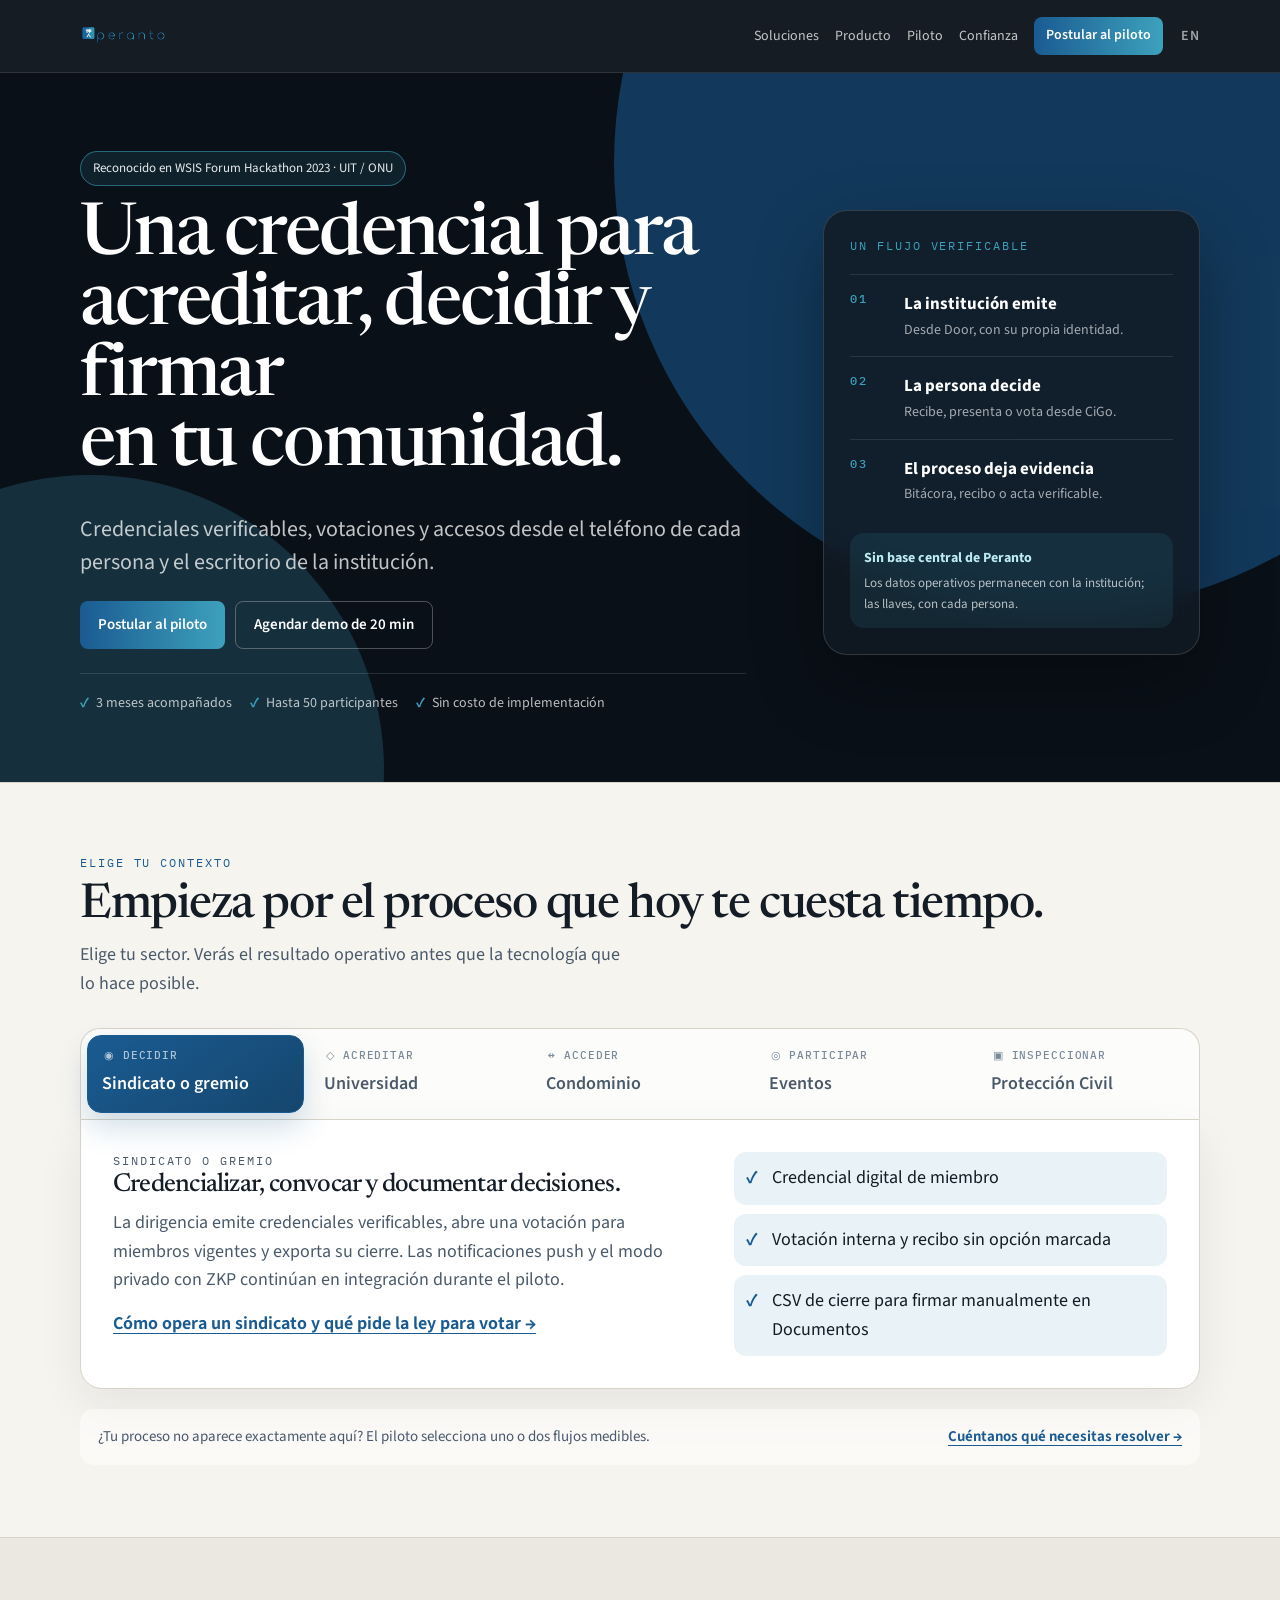
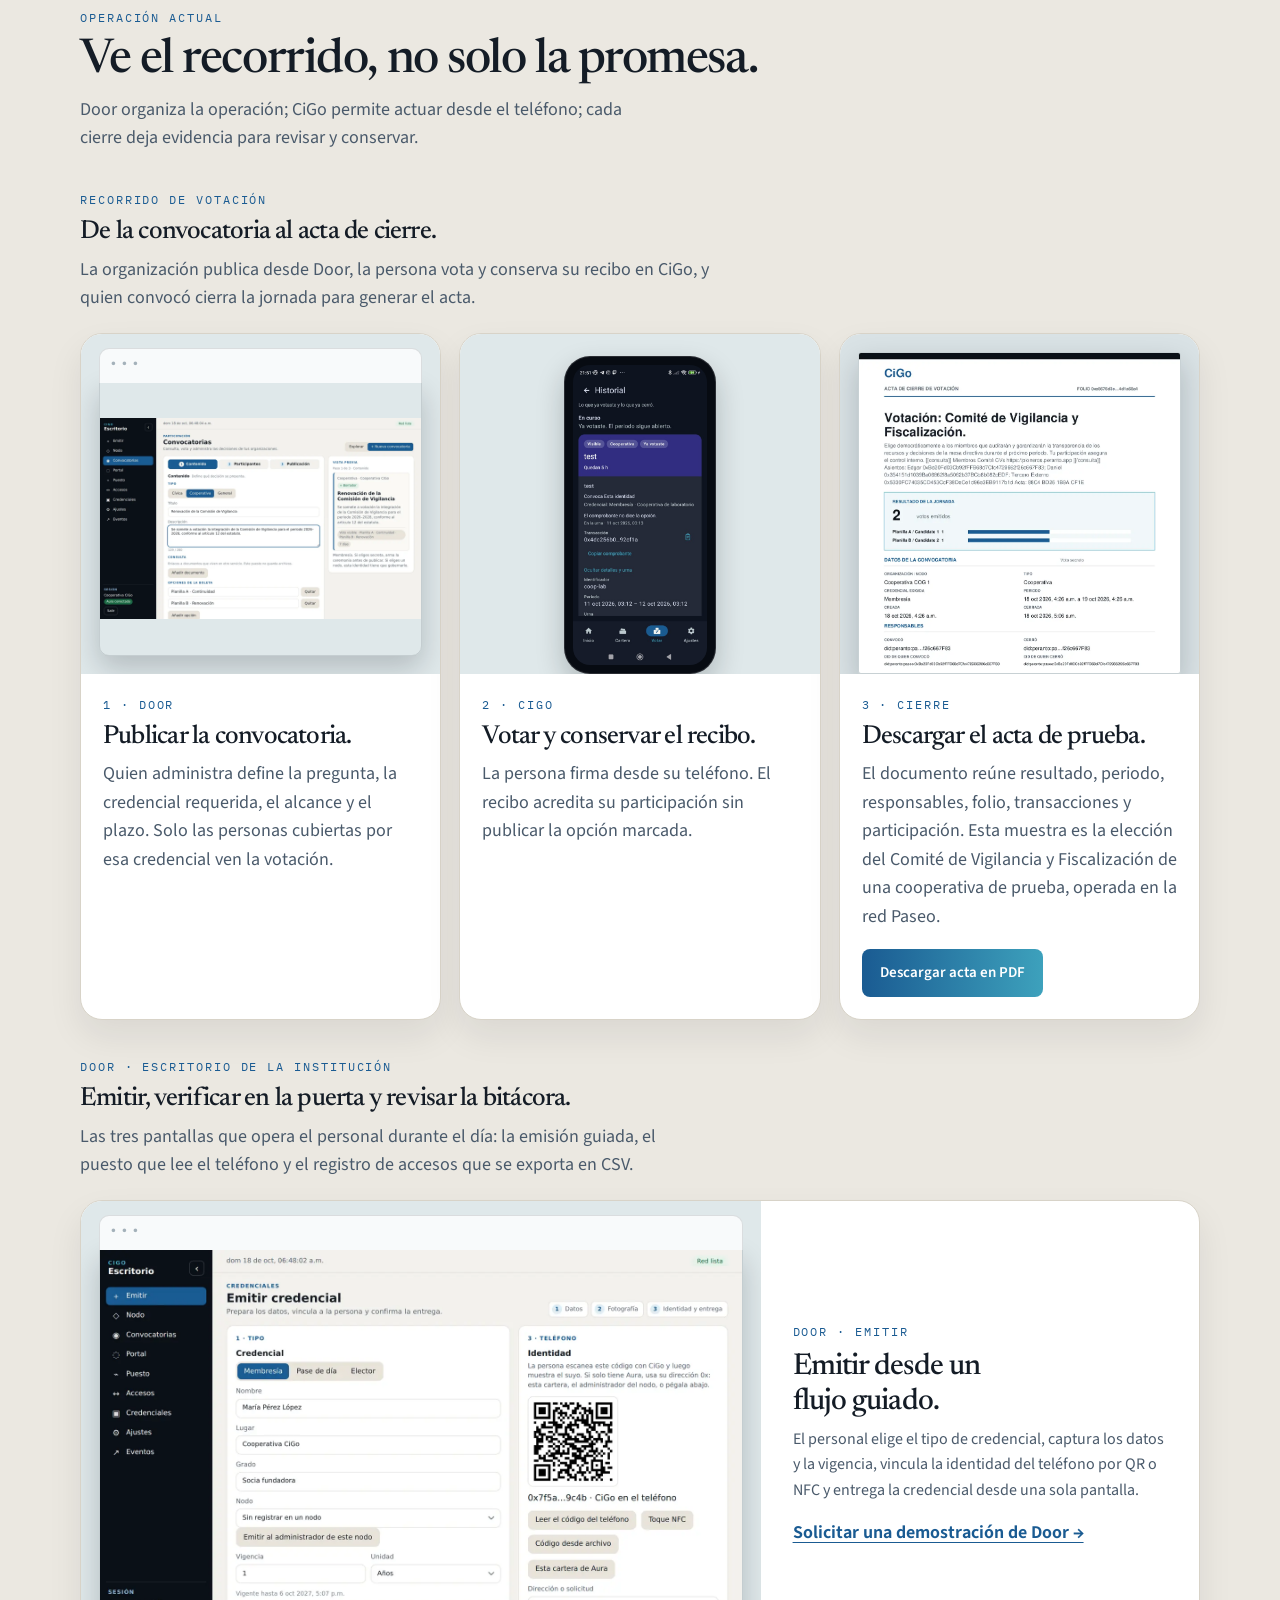
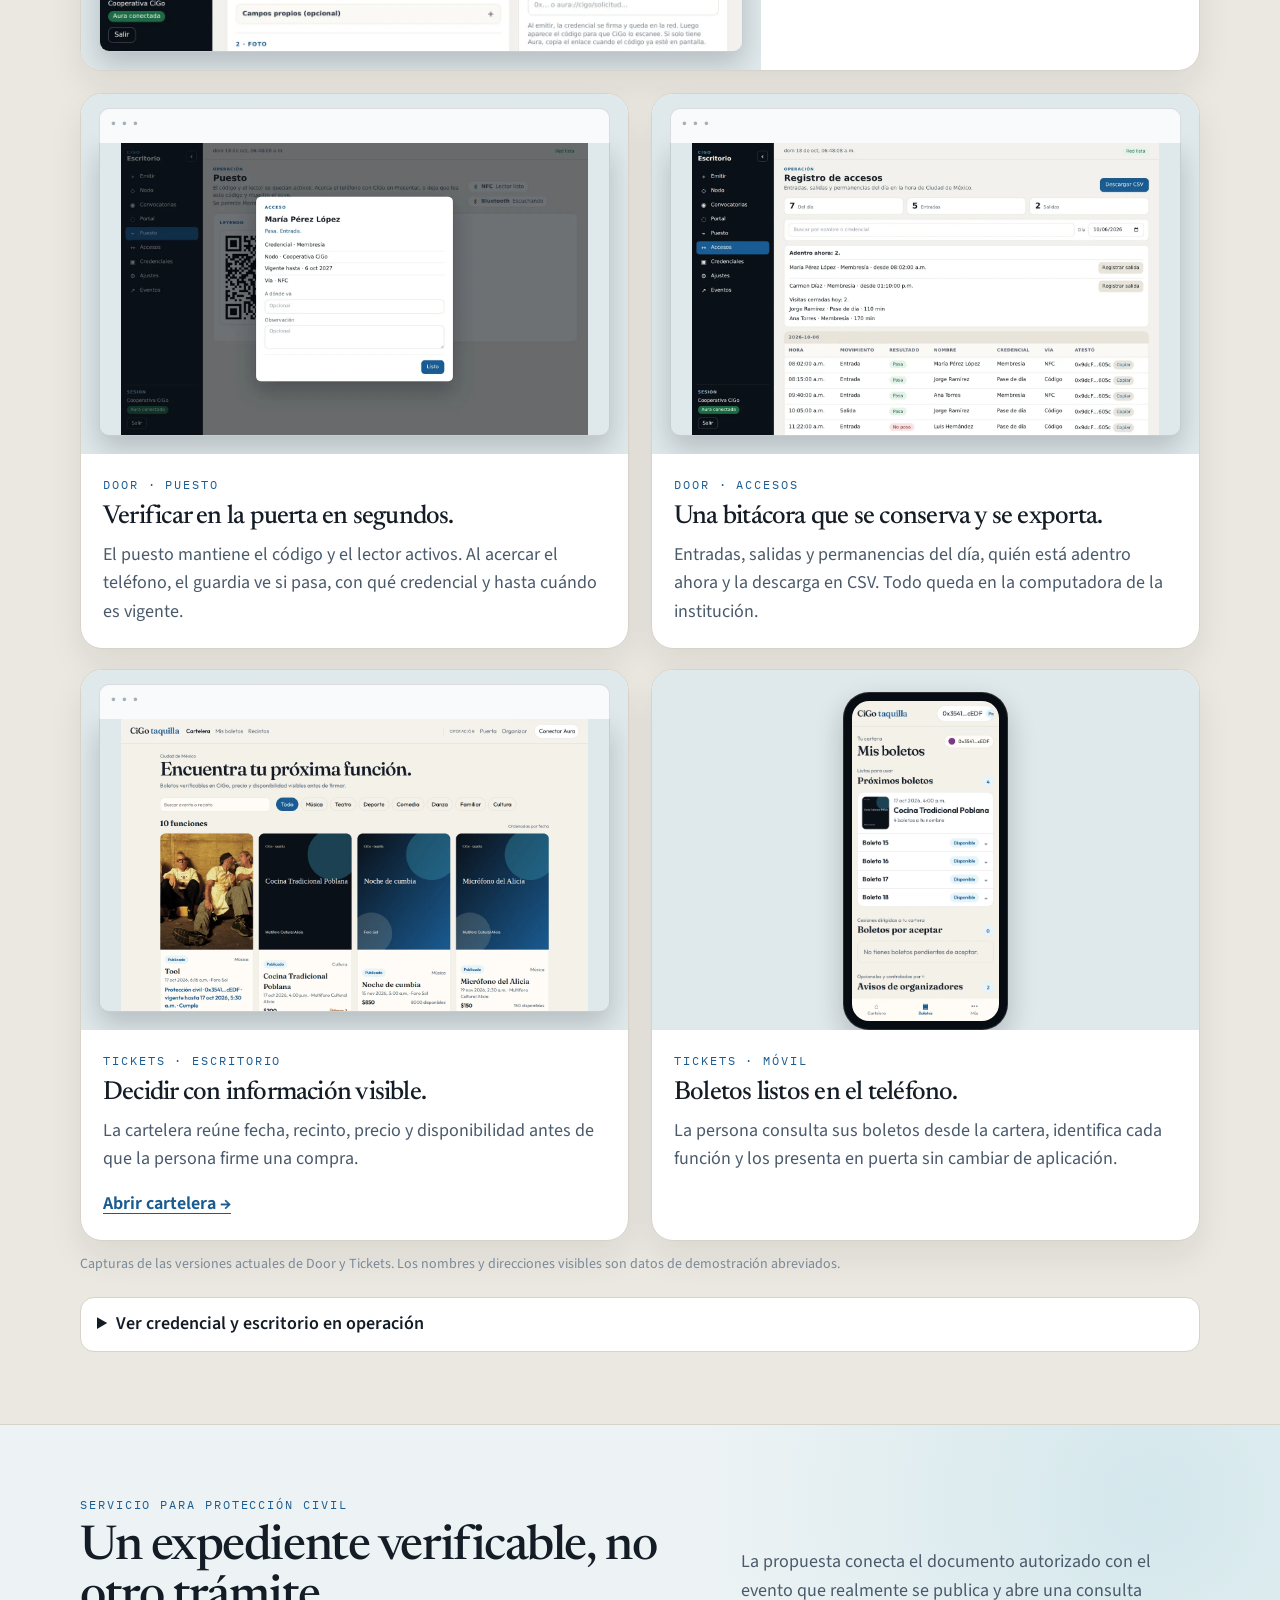
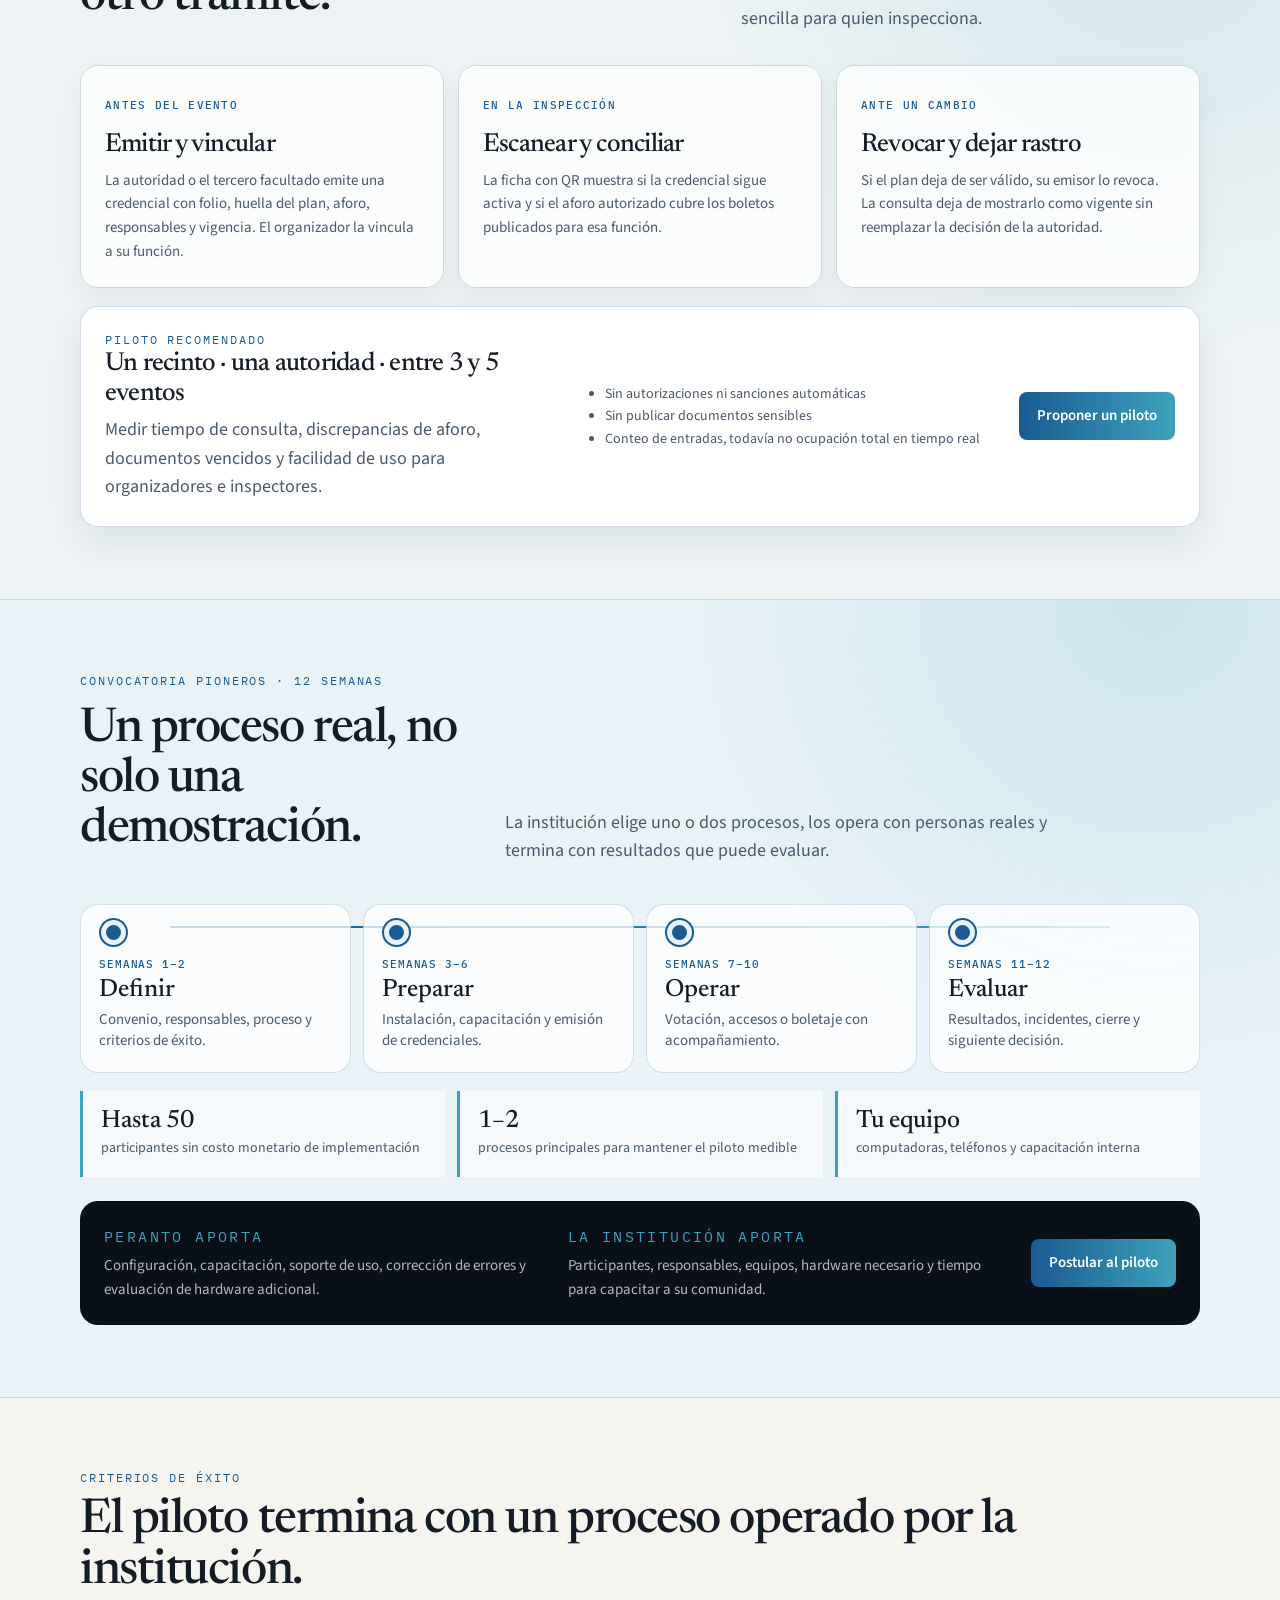
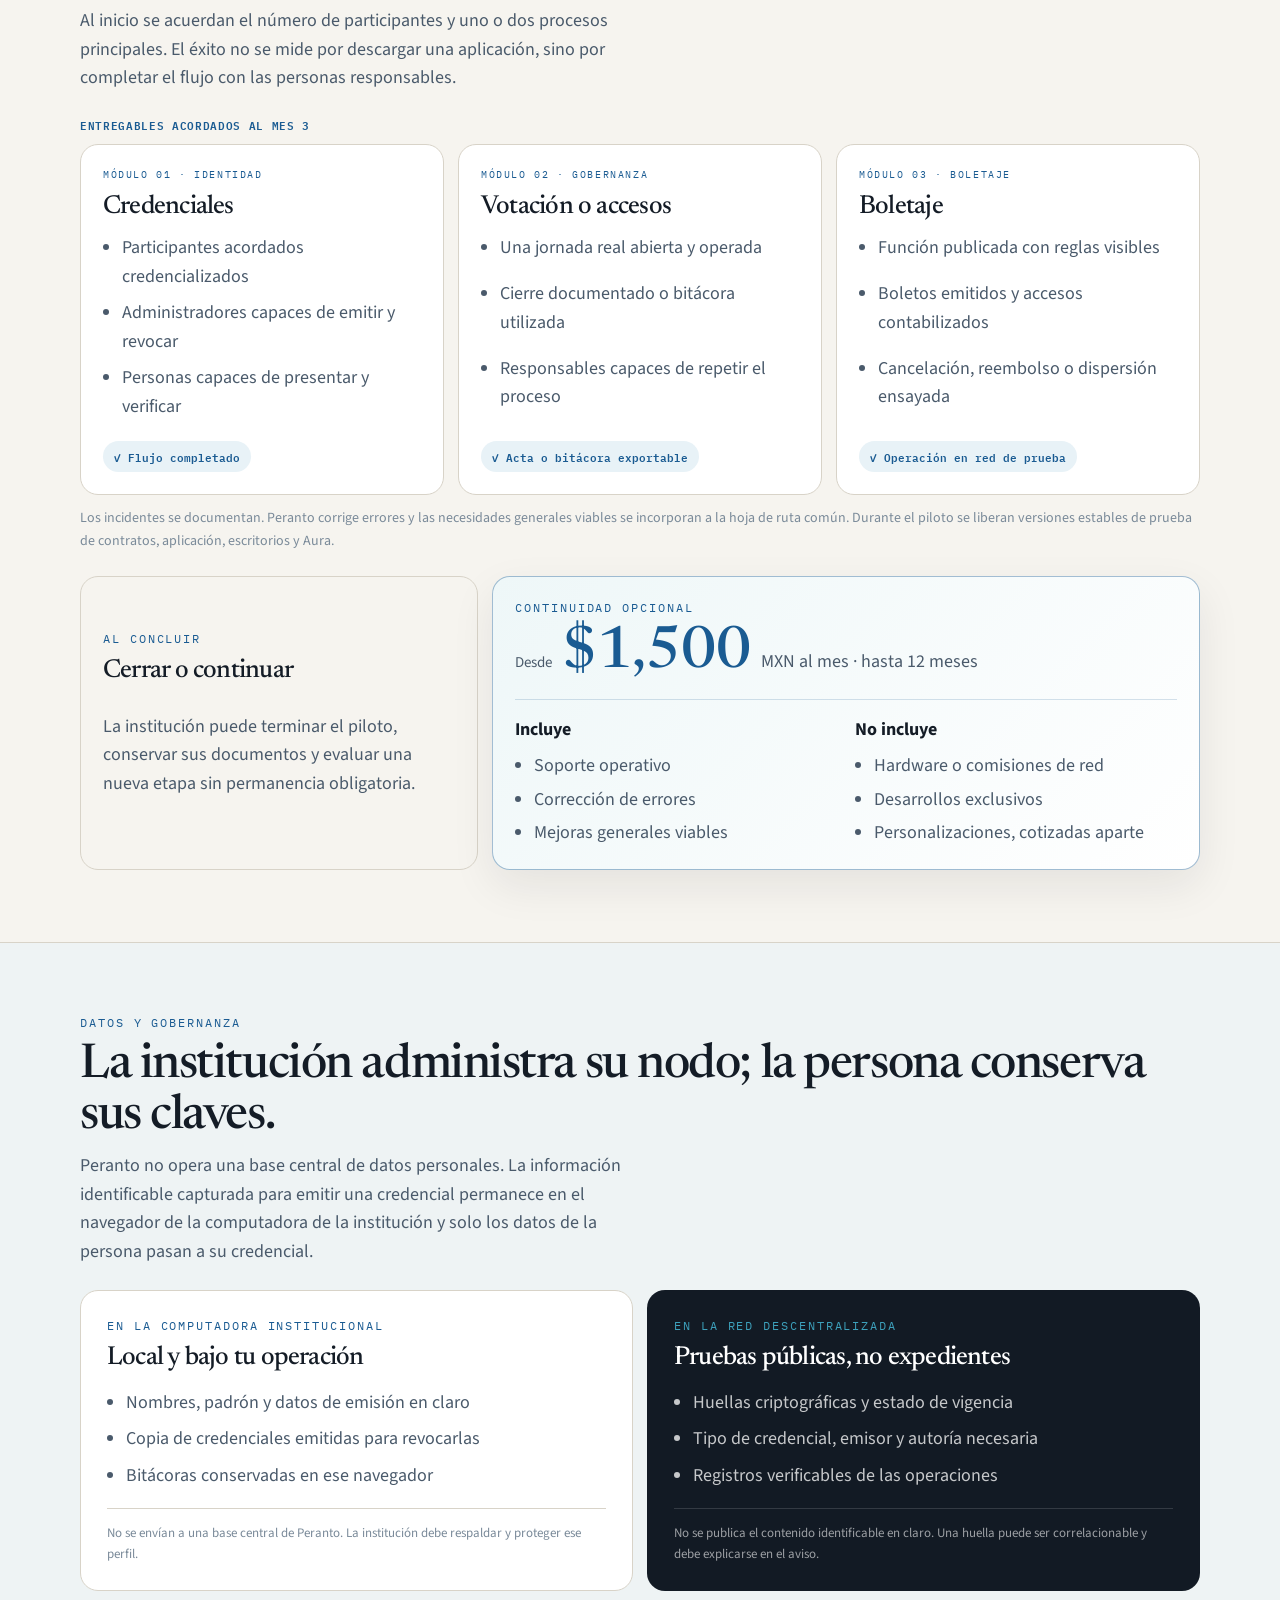
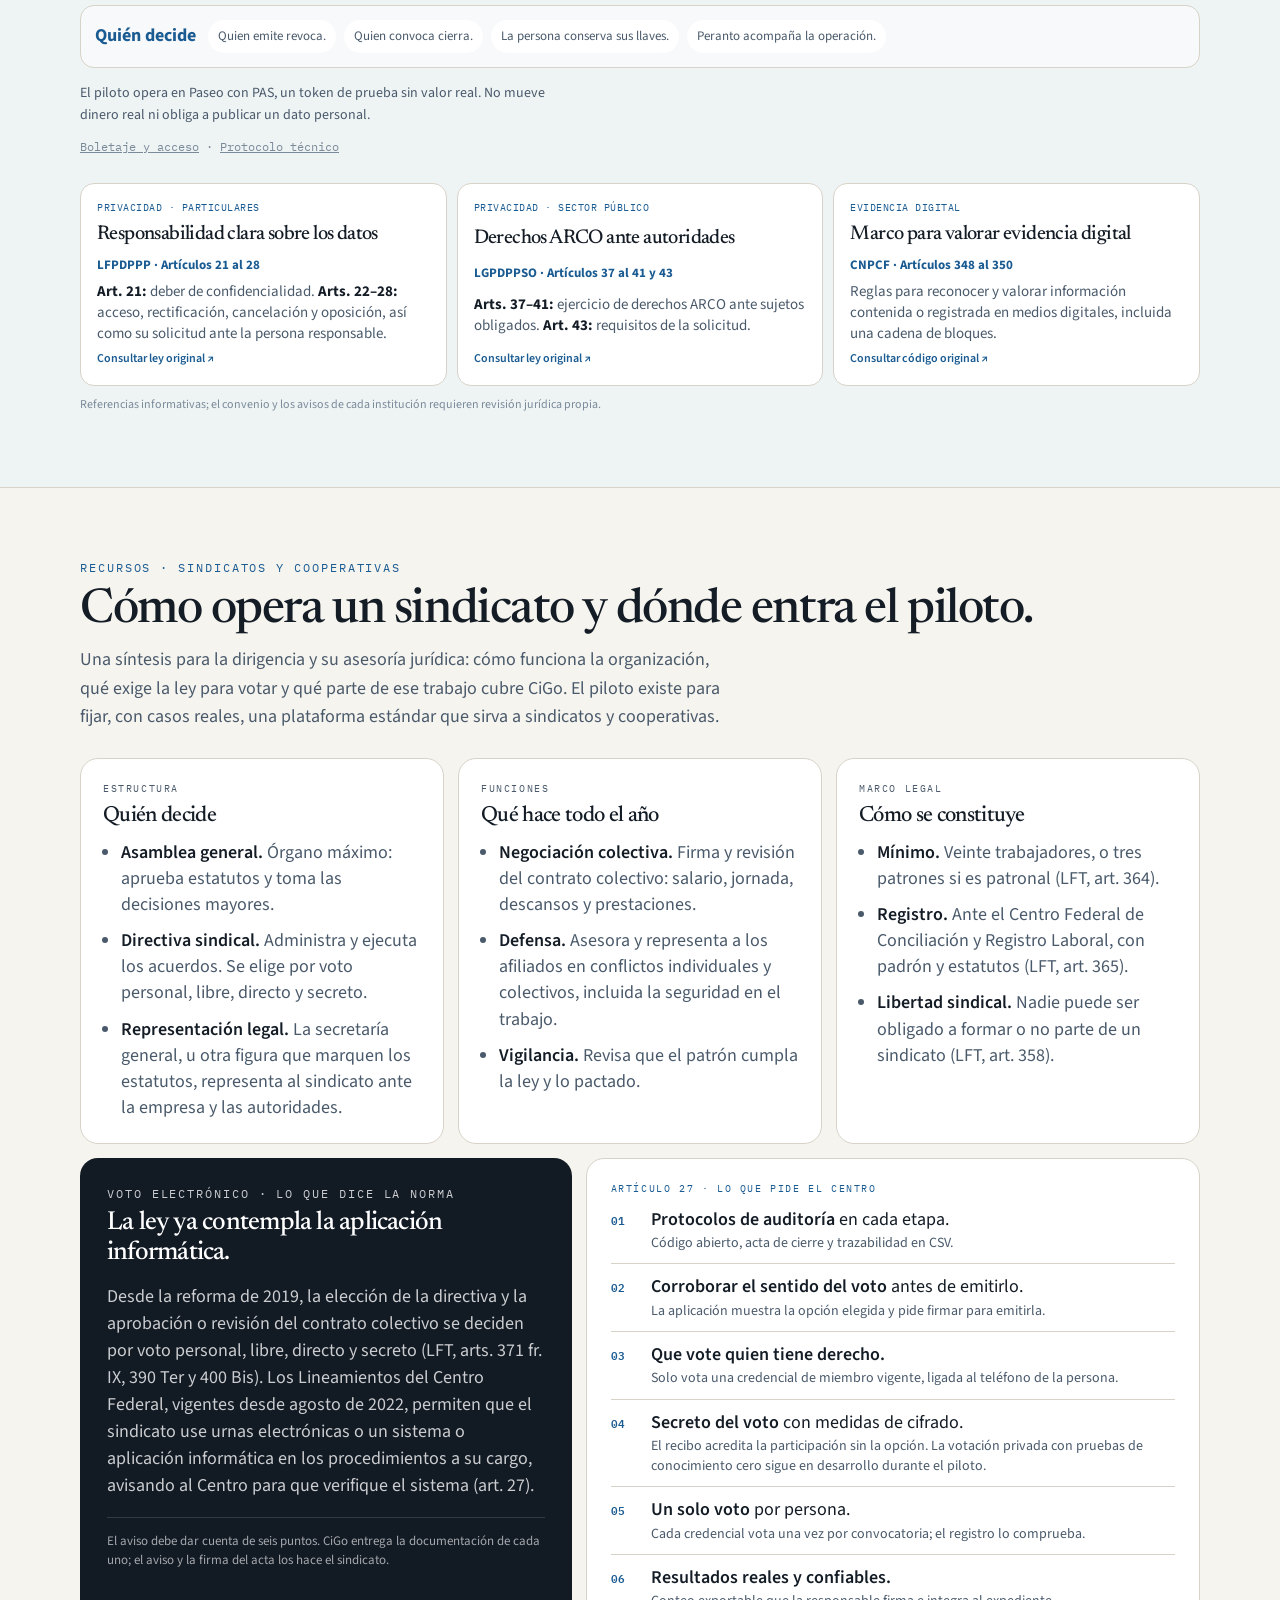
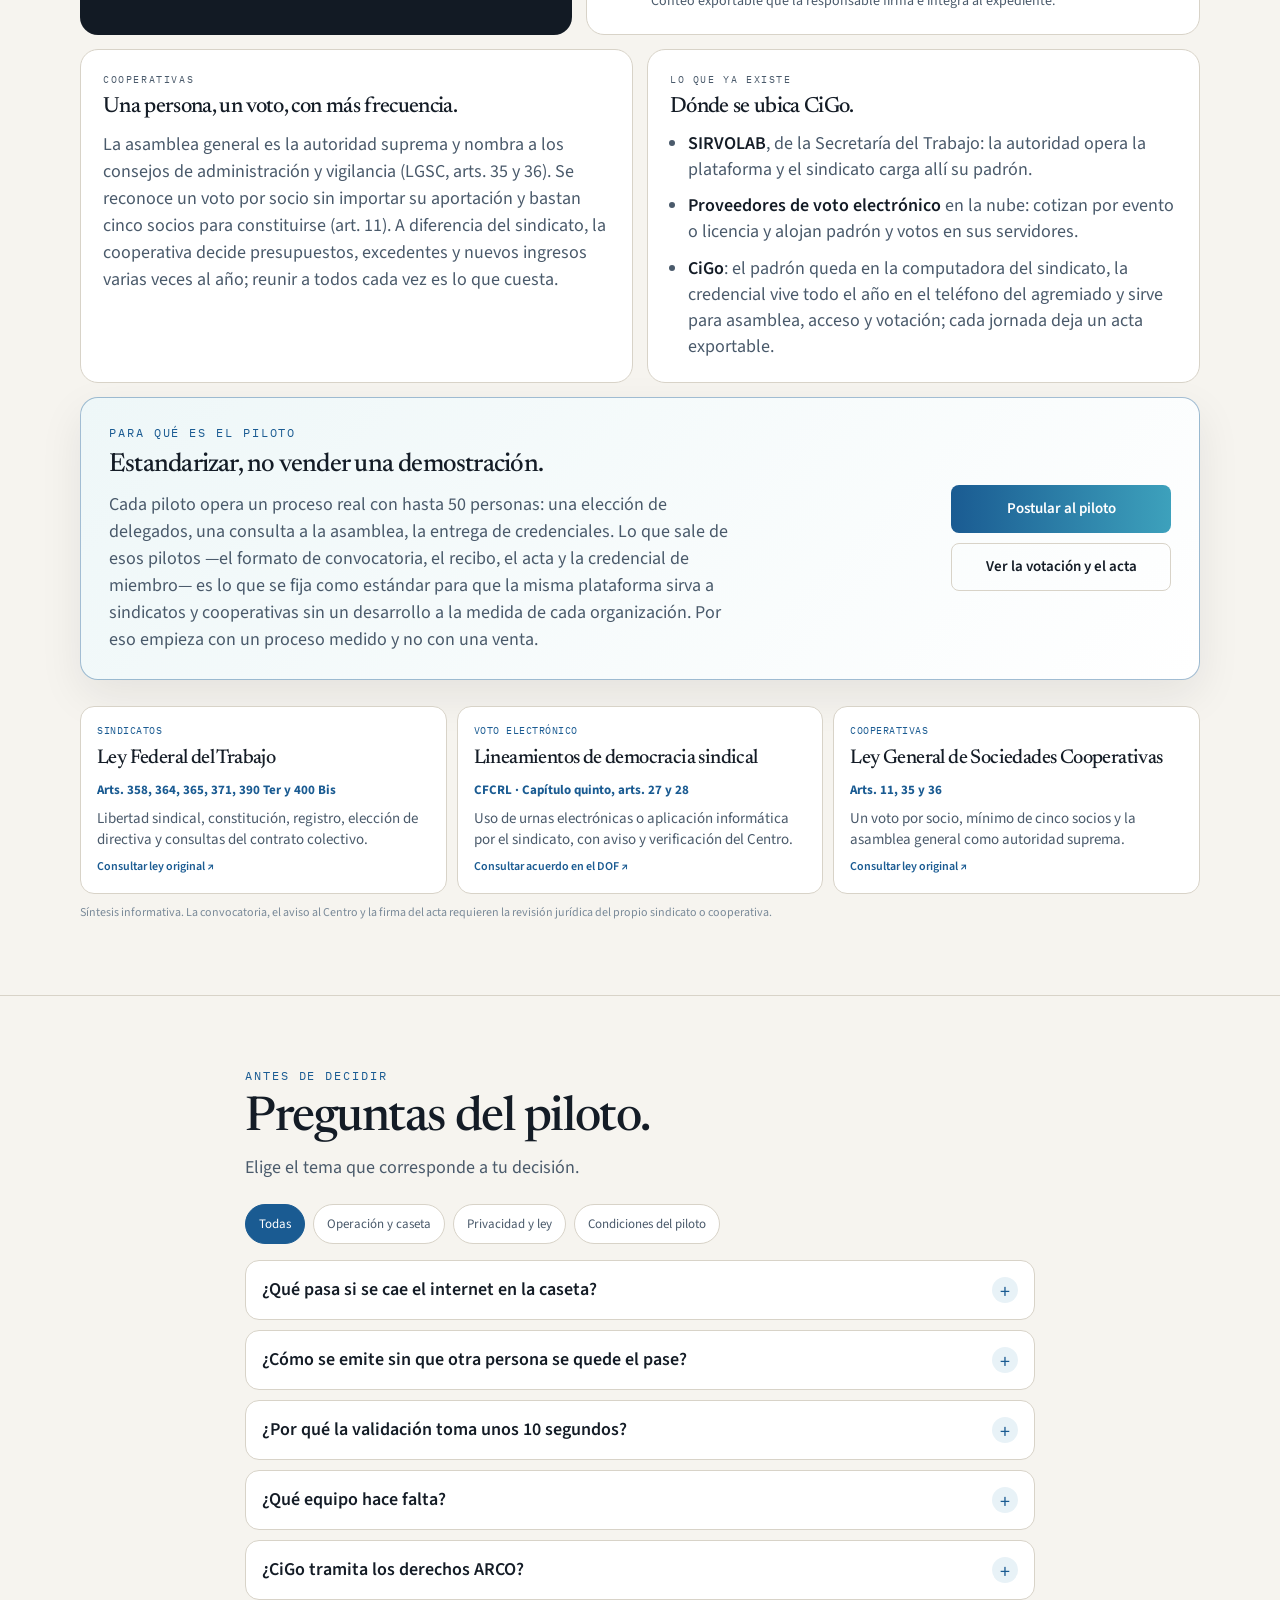
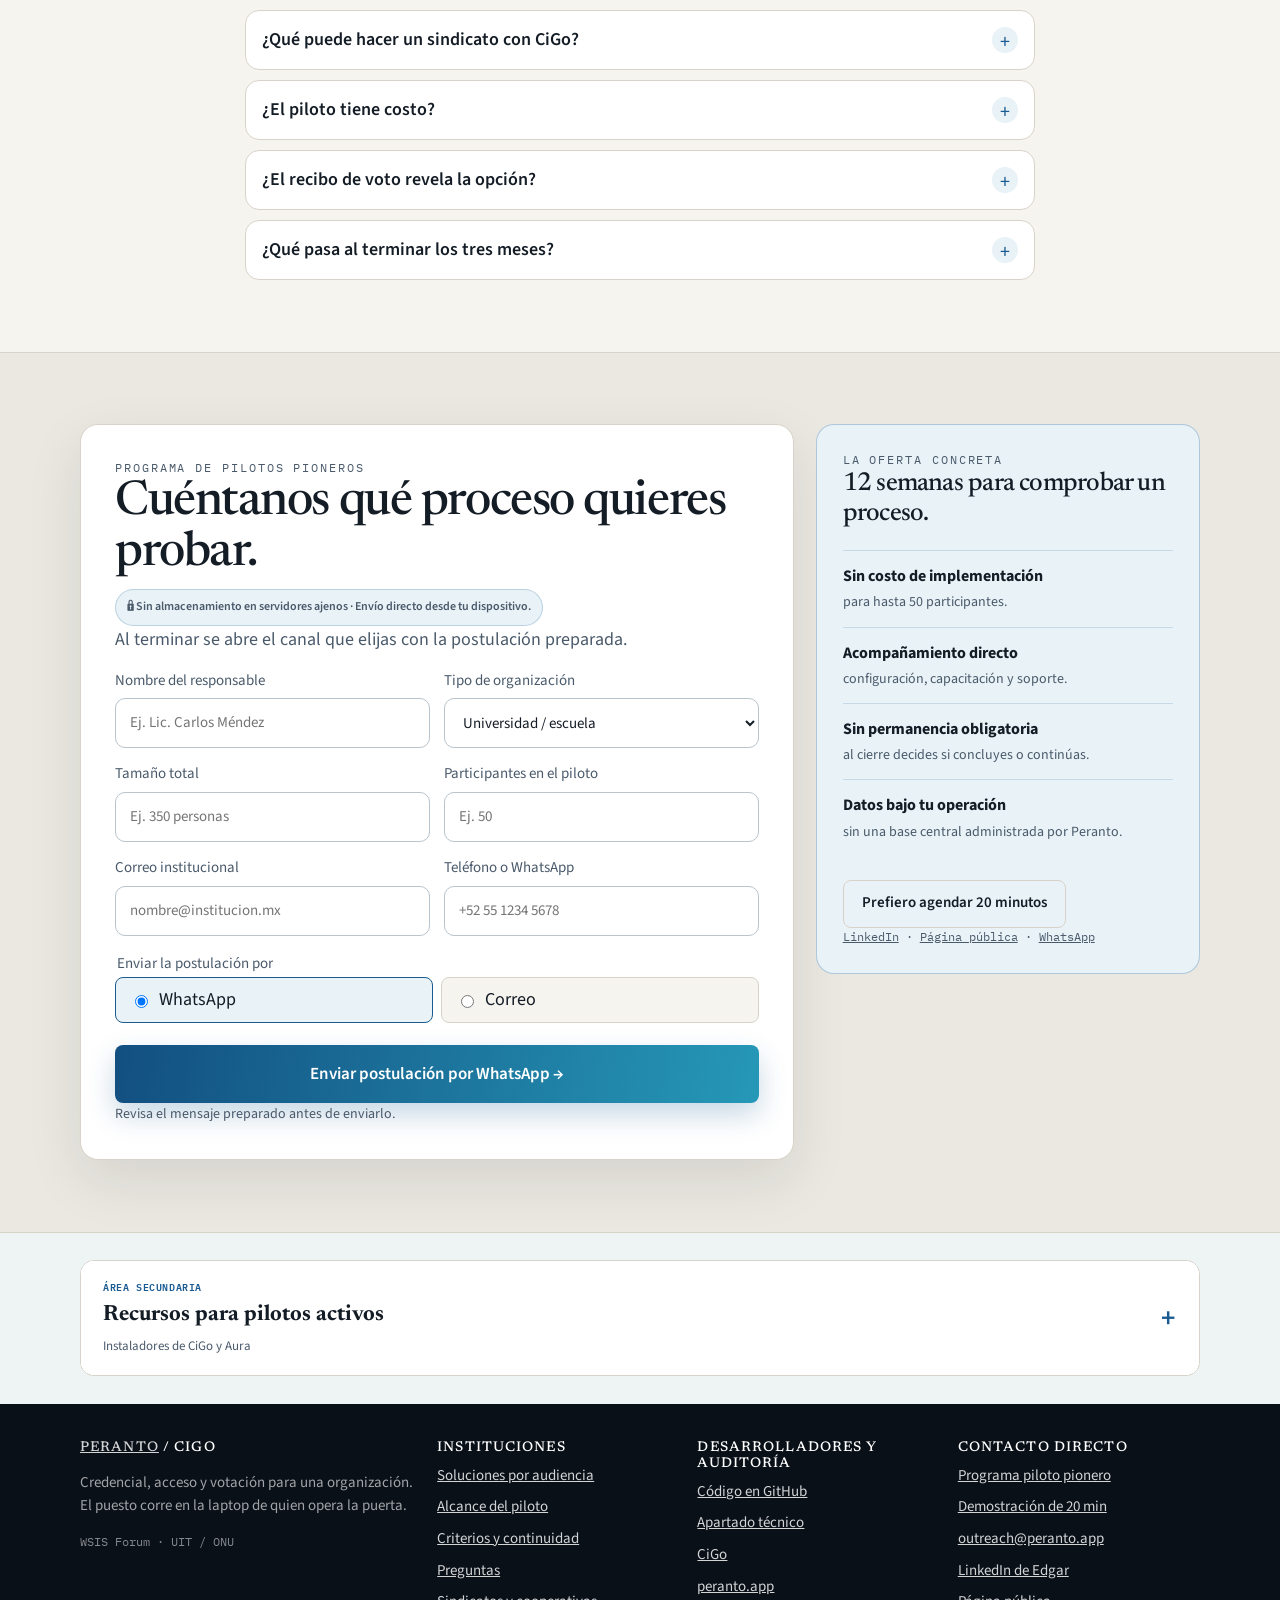
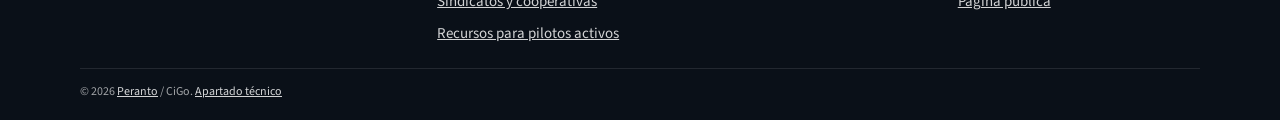
<file: cigo.html>
<!doctype html>
<html lang="es">
<head>
  <meta charset="utf-8" />
  <meta name="viewport" content="width=device-width, initial-scale=1" />
  <title>CiGo</title>
  <meta http-equiv="refresh" content="0; url=index.html" />
  <link rel="canonical" href="index.html" />
  <script>location.replace("index.html" + location.hash);</script>
</head>
<body>
  <p><a href="index.html">CiGo</a></p>
</body>
</html>
</file>
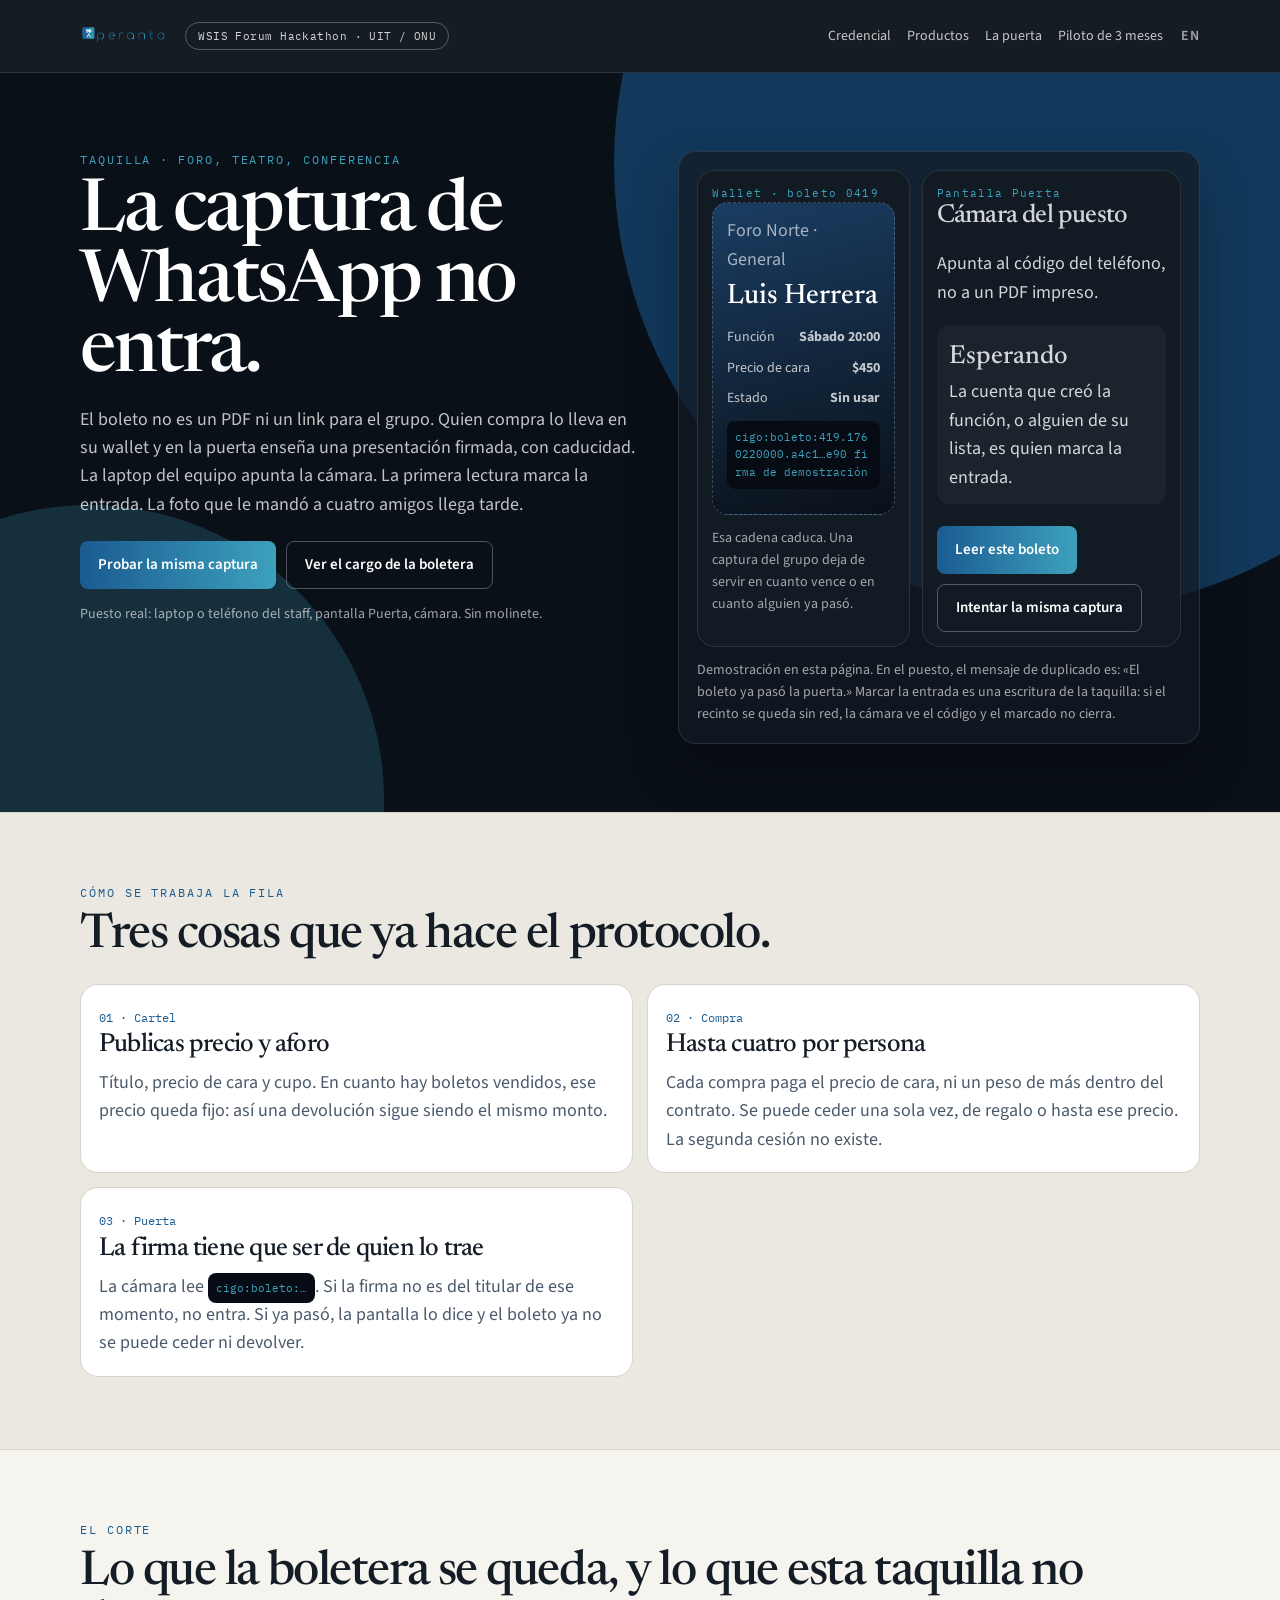
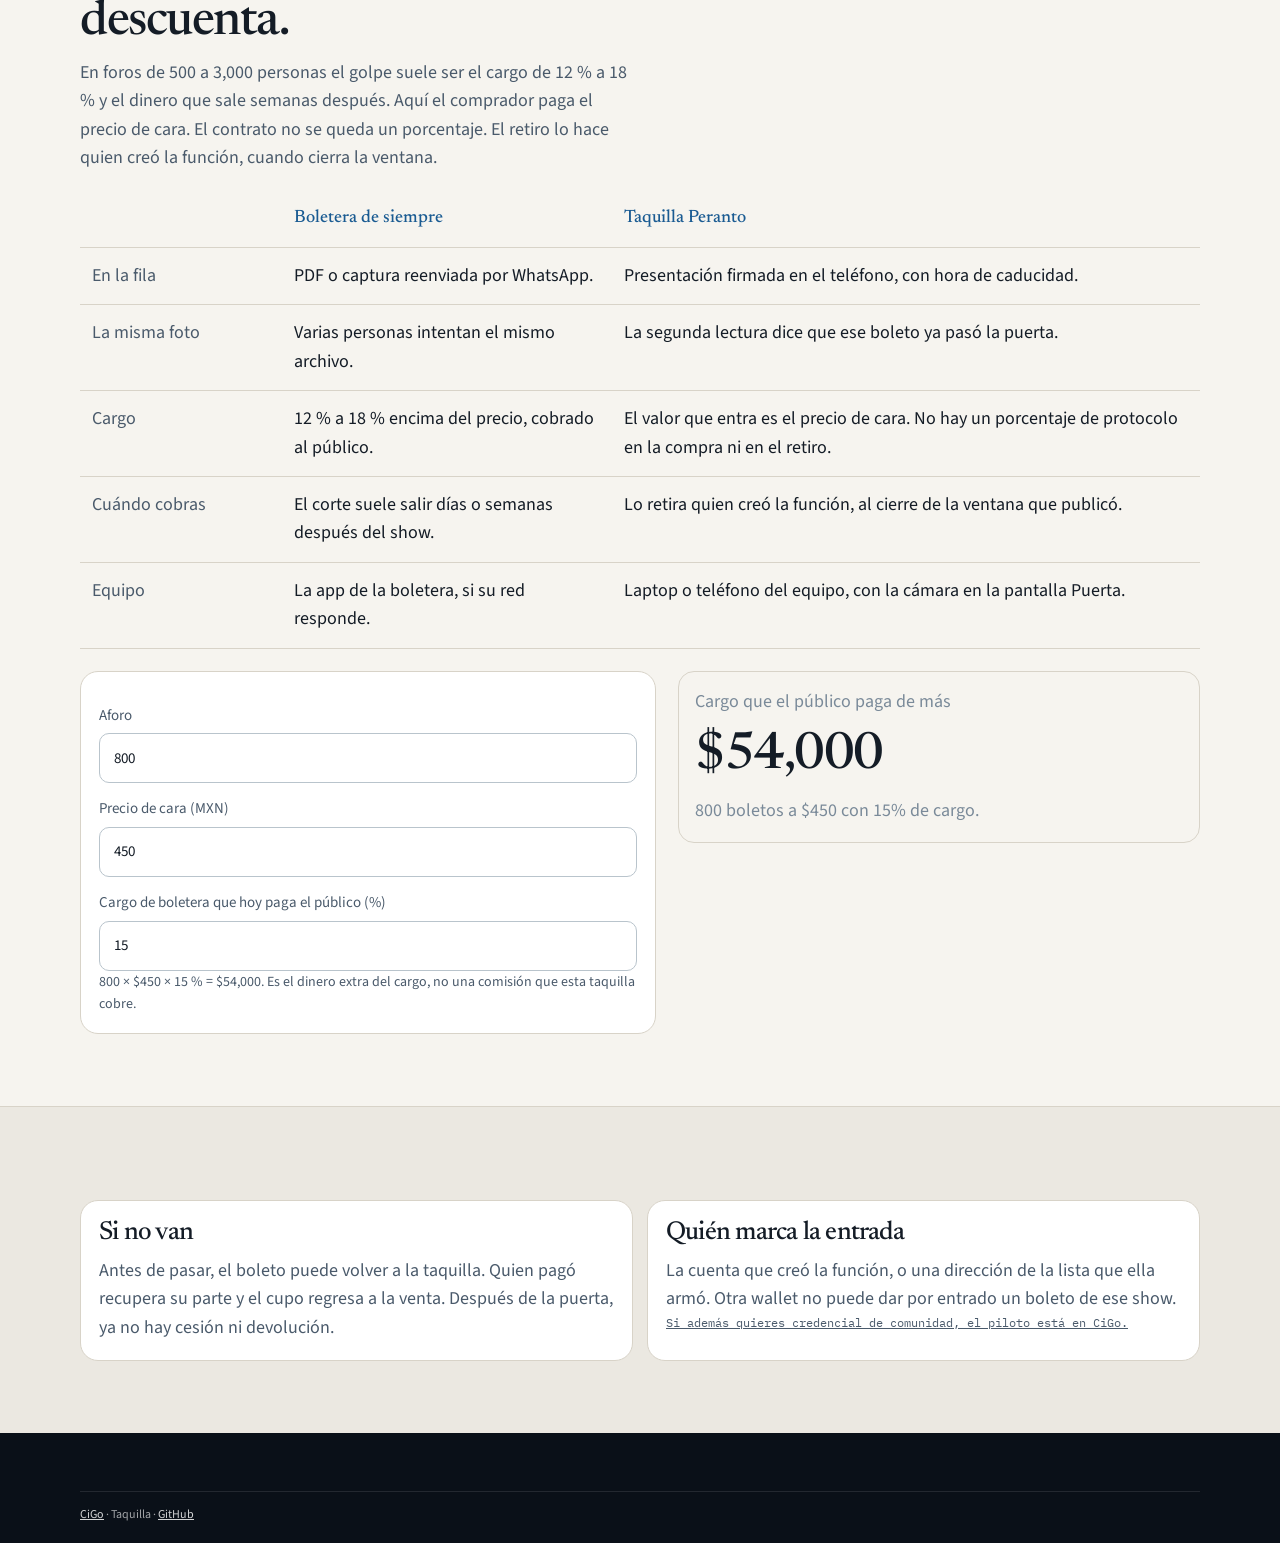
<file: tickets.html>
<!doctype html>
<html lang="es">
<head>
  <meta charset="utf-8" />
  <meta name="viewport" content="width=device-width, initial-scale=1" />
  <title>Boletos digitales CiGo · La captura no entra</title>
  <meta name="description" content="Boletos digitales con precio de cara. En la puerta, la cámara de la laptop lee una presentación firmada. La misma captura, la segunda vez, ya no pasa." />
  <link rel="canonical" href="https://pioneros.peranto.app/tickets.html" />
  <link rel="alternate" hreflang="es" href="https://pioneros.peranto.app/tickets.html" />
  <link rel="alternate" hreflang="en" href="https://pioneros.peranto.app/en/tickets.html" />
  <link rel="alternate" hreflang="x-default" href="https://pioneros.peranto.app/tickets.html" />
  <link rel="preconnect" href="https://fonts.googleapis.com" />
  <link rel="preconnect" href="https://fonts.gstatic.com" crossorigin />
  <link href="https://fonts.googleapis.com/css2?family=IBM+Plex+Mono:wght@400;500&family=Newsreader:opsz,wght@6..72,500;6..72,600&family=Source+Sans+3:wght@400;500;600&display=swap" rel="stylesheet" />
  <meta name="theme-color" content="#0a1018" />
  <link rel="stylesheet" href="styles.css" />
</head>
<body>
  <header class="nav">
    <div class="nav-inner">
      <a class="brand" href="index.html" aria-label="Peranto">
        <img class="brand-logo" src="logo-peranto.png" alt="Peranto" width="140" height="58" />
      </a>
      <button class="menu-btn" type="button" aria-expanded="false" aria-controls="menu">Menú</button>
      <a class="wsis" href="https://www.itu.int/net4/wsis/forum/2023/Files/ocp/WF23OCPP5PRES-en.pdf" target="_blank" rel="noopener noreferrer">WSIS Forum Hackathon · UIT / ONU</a>
      <nav class="links" id="menu">
        <a href="index.html#cigo">Credencial</a>
        <a href="index.html#productos">Productos</a>
        <a href="#puerta">La puerta</a>
        <a href="index.html#postular">Piloto de 3 meses</a>
      </nav>
      <a class="lang" href="en/tickets.html" hreflang="en" lang="en">EN</a>
    </div>
  </header>

  <main>
    <section class="hero">
      <div class="wrap hero-grid">
        <div>
          <p class="kicker">Taquilla · foro, teatro, conferencia</p>
          <h1>La captura de WhatsApp no entra.</h1>
          <p class="lead" style="margin-top:16px">El boleto no es un PDF ni un link para el grupo. Quien compra lo lleva en su wallet y en la puerta enseña una presentación firmada, con caducidad. La laptop del equipo apunta la cámara. La primera lectura marca la entrada. La foto que le mandó a cuatro amigos llega tarde.</p>
          <div class="actions">
            <a class="btn solid" href="#puerta">Probar la misma captura</a>
            <a class="btn ghost" href="#corte">Ver el cargo de la boletera</a>
          </div>
          <p class="trust">Puesto real: laptop o teléfono del staff, pantalla Puerta, cámara. Sin molinete.</p>
        </div>
        <div class="sim" id="puerta" data-door>
          <div class="door-grid">
            <article class="phone">
              <p class="tag">Wallet · boleto 0419</p>
              <div class="boleto">
                <span class="muted">Foro Norte · General</span>
                <strong>Luis Herrera</strong>
                <div class="row"><span>Función</span><b>Sábado 20:00</b></div>
                <div class="row"><span>Precio de cara</span><b>$450</b></div>
                <div class="row"><span>Estado</span><b data-pass>Sin usar</b></div>
                <p class="code">cigo:boleto:419.1760220000.a4c1…e90 firma de demostración</p>
              </div>
              <p class="note">Esa cadena caduca. Una captura del grupo deja de servir en cuanto vence o en cuanto alguien ya pasó.</p>
            </article>
            <article class="desk">
              <p class="tag">Pantalla Puerta</p>
              <h3>Cámara del puesto</h3>
              <p data-when>Apunta al código del teléfono, no a un PDF impreso.</p>
              <div class="verdict" data-verdict>
                <b>Esperando</b>
                <span>La cuenta que creó la función, o alguien de su lista, es quien marca la entrada.</span>
              </div>
              <div class="actions">
                <button class="btn solid" type="button" data-scan>Leer este boleto</button>
                <button class="btn ghost" type="button" data-again>Intentar la misma captura</button>
              </div>
            </article>
          </div>
          <p class="note">Demostración en esta página. En el puesto, el mensaje de duplicado es: «El boleto ya pasó la puerta.» Marcar la entrada es una escritura de la taquilla: si el recinto se queda sin red, la cámara ve el código y el marcado no cierra.</p>
        </div>
      </div>
    </section>

    <section class="band">
      <div class="wrap">
        <p class="kicker">Cómo se trabaja la fila</p>
        <h2>Tres cosas que ya hace el protocolo.</h2>
        <div class="steps">
          <article class="card step">
            <i>01 · Cartel</i>
            <h3>Publicas precio y aforo</h3>
            <p>Título, precio de cara y cupo. En cuanto hay boletos vendidos, ese precio queda fijo: así una devolución sigue siendo el mismo monto.</p>
          </article>
          <article class="card step">
            <i>02 · Compra</i>
            <h3>Hasta cuatro por persona</h3>
            <p>Cada compra paga el precio de cara, ni un peso de más dentro del contrato. Se puede ceder una sola vez, de regalo o hasta ese precio. La segunda cesión no existe.</p>
          </article>
          <article class="card step">
            <i>03 · Puerta</i>
            <h3>La firma tiene que ser de quien lo trae</h3>
            <p>La cámara lee <span class="code" style="display:inline">cigo:boleto:…</span>. Si la firma no es del titular de ese momento, no entra. Si ya pasó, la pantalla lo dice y el boleto ya no se puede ceder ni devolver.</p>
          </article>
        </div>
      </div>
    </section>

    <section id="corte">
      <div class="wrap">
        <p class="kicker">El corte</p>
        <h2>Lo que la boletera se queda, y lo que esta taquilla no descuenta.</h2>
        <p class="lead">En foros de 500 a 3,000 personas el golpe suele ser el cargo de 12 % a 18 % y el dinero que sale semanas después. Aquí el comprador paga el precio de cara. El contrato no se queda un porcentaje. El retiro lo hace quien creó la función, cuando cierra la ventana.</p>
        <div class="table-wrap">
          <table>
            <thead>
              <tr><th></th><th>Boletera de siempre</th><th>Taquilla Peranto</th></tr>
            </thead>
            <tbody>
              <tr>
                <td>En la fila</td>
                <td>PDF o captura reenviada por WhatsApp.</td>
                <td>Presentación firmada en el teléfono, con hora de caducidad.</td>
              </tr>
              <tr>
                <td>La misma foto</td>
                <td>Varias personas intentan el mismo archivo.</td>
                <td>La segunda lectura dice que ese boleto ya pasó la puerta.</td>
              </tr>
              <tr>
                <td>Cargo</td>
                <td>12 % a 18 % encima del precio, cobrado al público.</td>
                <td>El valor que entra es el precio de cara. No hay un porcentaje de protocolo en la compra ni en el retiro.</td>
              </tr>
              <tr>
                <td>Cuándo cobras</td>
                <td>El corte suele salir días o semanas después del show.</td>
                <td>Lo retira quien creó la función, al cierre de la ventana que publicó.</td>
              </tr>
              <tr>
                <td>Equipo</td>
                <td>La app de la boletera, si su red responde.</td>
                <td>Laptop o teléfono del equipo, con la cámara en la pantalla Puerta.</td>
              </tr>
            </tbody>
          </table>
        </div>
        <div class="calc" data-fee style="margin-top:22px">
          <form class="card">
            <label class="field">Aforo
              <input type="number" name="cap" min="50" max="20000" value="800" />
            </label>
            <label class="field">Precio de cara (MXN)
              <input type="number" name="face" min="50" max="20000" value="450" />
            </label>
            <label class="field">Cargo de boletera que hoy paga el público (%)
              <input type="number" name="cut" min="0" max="30" value="15" />
            </label>
            <p class="note">800 × $450 × 15 % = $54,000. Es el dinero extra del cargo, no una comisión que esta taquilla cobre.</p>
          </form>
          <article class="figure">
            <span class="muted">Cargo que el público paga de más</span>
            <b data-leak>$54,000</b>
            <span class="muted" data-detail></span>
          </article>
        </div>
      </div>
    </section>

    <section class="band">
      <div class="wrap cards">
        <article class="card">
          <h3>Si no van</h3>
          <p>Antes de pasar, el boleto puede volver a la taquilla. Quien pagó recupera su parte y el cupo regresa a la venta. Después de la puerta, ya no hay cesión ni devolución.</p>
        </article>
        <article class="card">
          <h3>Quién marca la entrada</h3>
          <p>La cuenta que creó la función, o una dirección de la lista que ella armó. Otra wallet no puede dar por entrado un boleto de ese show.</p>
          <p class="meta"><a href="index.html#postular">Si además quieres credencial de comunidad, el piloto está en CiGo.</a></p>
        </article>
      </div>
    </section>
  </main>
  <footer>
    <div class="wrap legal"><a href="index.html">CiGo</a> · Taquilla · <a href="https://github.com/cryptohumano/peranto-protocol">GitHub</a></div>
  </footer>
  <script src="site.js"></script>
</body>
</html>
</file>
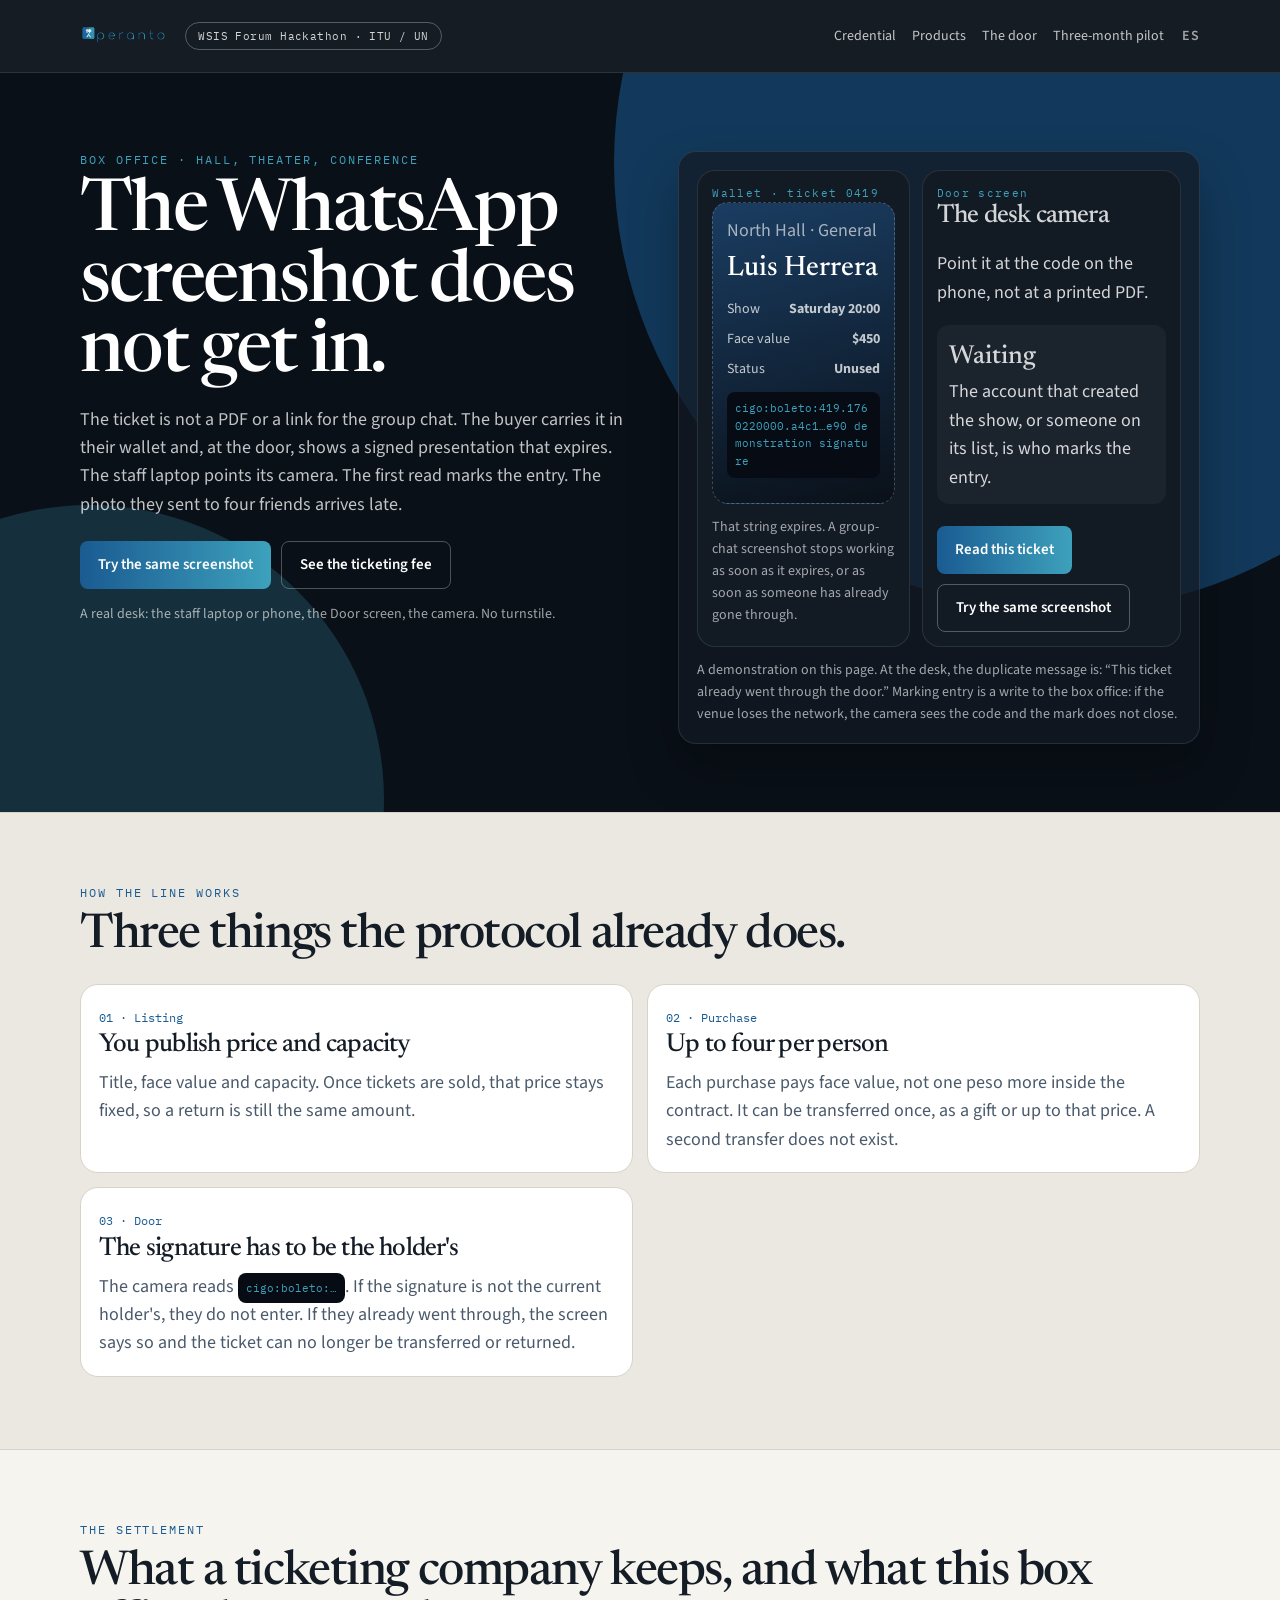
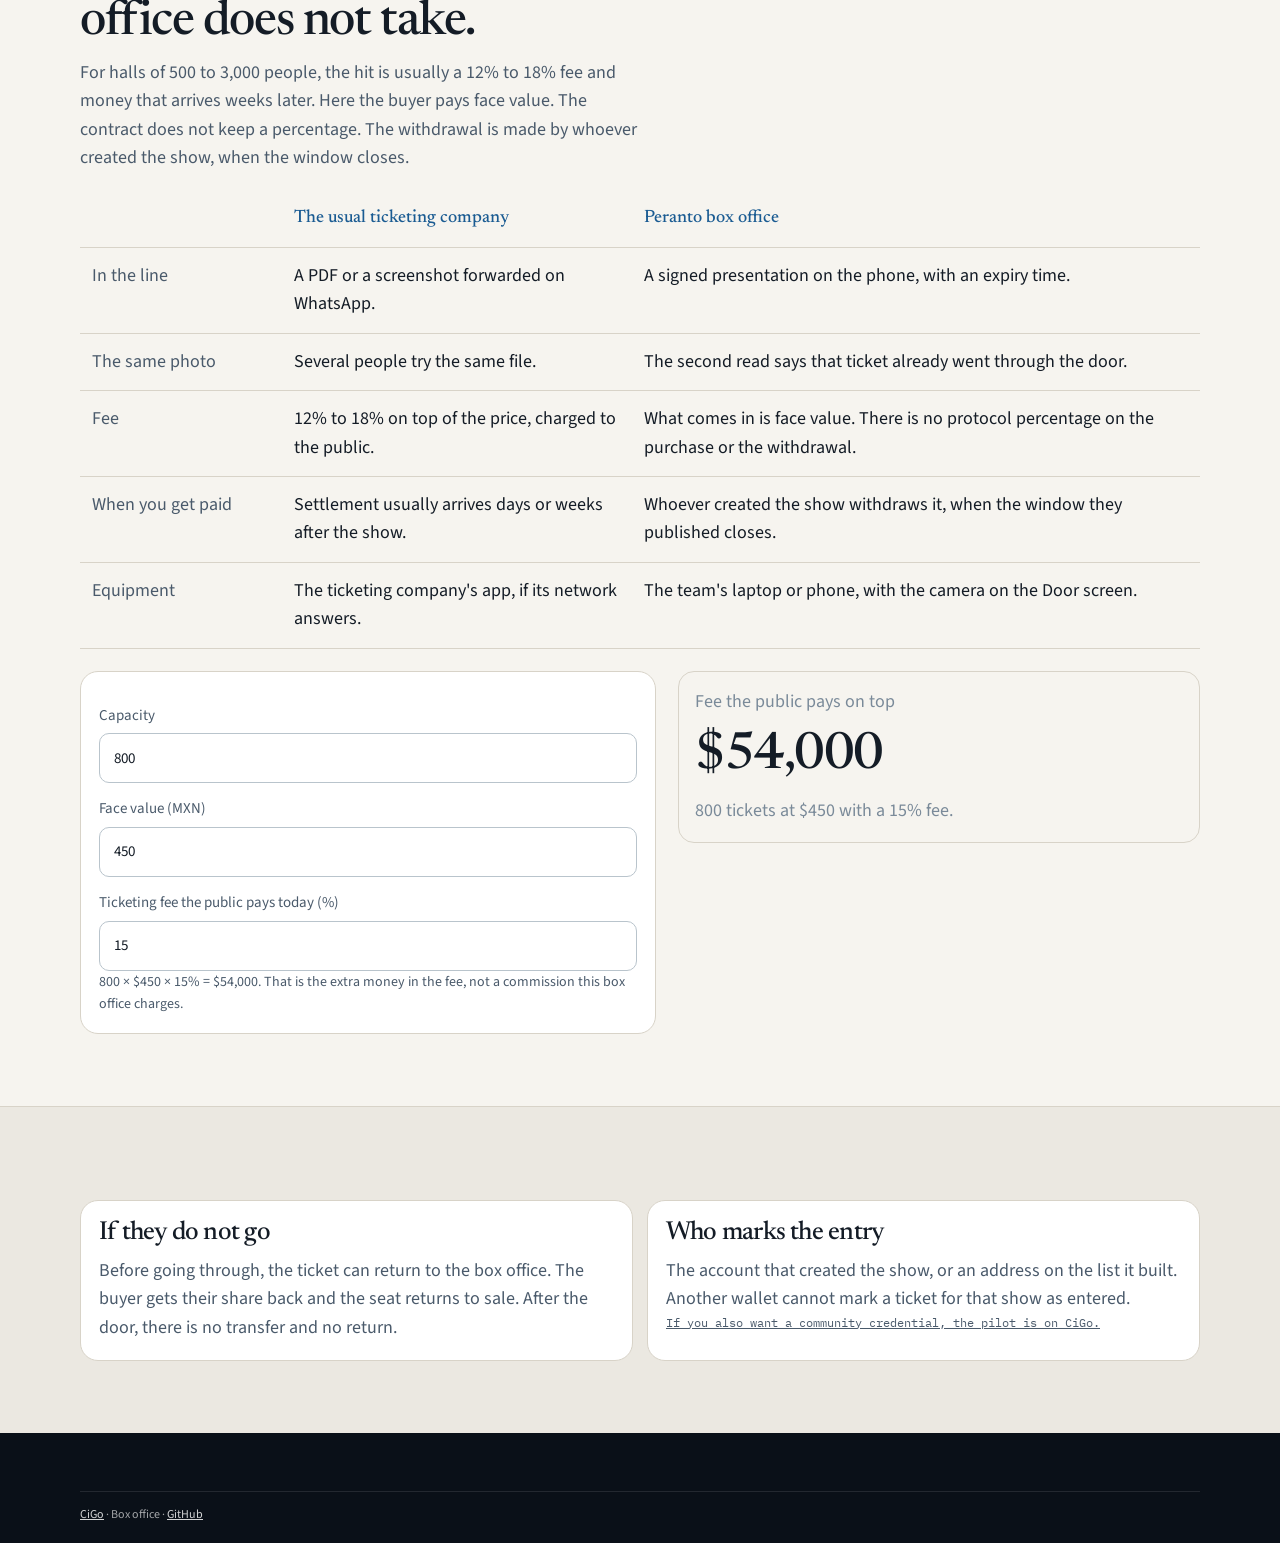
<file: en/tickets.html>
<!doctype html>
<html lang="en">
<head>
  <meta charset="utf-8" />
  <meta name="viewport" content="width=device-width, initial-scale=1" />
  <title>CiGo digital tickets · The screenshot does not get in</title>
  <meta name="description" content="Digital tickets at face value. At the door, the laptop camera reads a signed presentation. The same screenshot, the second time, does not get in." />
  <link rel="canonical" href="https://pioneros.peranto.app/en/tickets.html" />
  <link rel="alternate" hreflang="es" href="https://pioneros.peranto.app/tickets.html" />
  <link rel="alternate" hreflang="en" href="https://pioneros.peranto.app/en/tickets.html" />
  <link rel="alternate" hreflang="x-default" href="https://pioneros.peranto.app/tickets.html" />
  <link rel="preconnect" href="https://fonts.googleapis.com" />
  <link rel="preconnect" href="https://fonts.gstatic.com" crossorigin />
  <link href="https://fonts.googleapis.com/css2?family=IBM+Plex+Mono:wght@400;500&family=Newsreader:opsz,wght@6..72,500;6..72,600&family=Source+Sans+3:wght@400;500;600&display=swap" rel="stylesheet" />
  <meta name="theme-color" content="#0a1018" />
  <link rel="stylesheet" href="../styles.css" />
</head>
<body>
  <header class="nav">
    <div class="nav-inner">
      <a class="brand" href="index.html" aria-label="Peranto">
        <img class="brand-logo" src="../logo-peranto.png" alt="Peranto" width="140" height="58" />
      </a>
      <button class="menu-btn" type="button" aria-expanded="false" aria-controls="menu">Menu</button>
      <a class="wsis" href="https://www.itu.int/net4/wsis/forum/2023/Files/ocp/WF23OCPP5PRES-en.pdf" target="_blank" rel="noopener noreferrer">WSIS Forum Hackathon · ITU / UN</a>
      <nav class="links" id="menu">
        <a href="index.html#cigo">Credential</a>
        <a href="index.html#productos">Products</a>
        <a href="#puerta">The door</a>
        <a href="index.html#postular">Three-month pilot</a>
      </nav>
      <a class="lang" href="../tickets.html" hreflang="es" lang="es">ES</a>
    </div>
  </header>

  <main>
    <section class="hero">
      <div class="wrap hero-grid">
        <div>
          <p class="kicker">Box office · hall, theater, conference</p>
          <h1>The WhatsApp screenshot does not get in.</h1>
          <p class="lead" style="margin-top:16px">The ticket is not a PDF or a link for the group chat. The buyer carries it in their wallet and, at the door, shows a signed presentation that expires. The staff laptop points its camera. The first read marks the entry. The photo they sent to four friends arrives late.</p>
          <div class="actions">
            <a class="btn solid" href="#puerta">Try the same screenshot</a>
            <a class="btn ghost" href="#corte">See the ticketing fee</a>
          </div>
          <p class="trust">A real desk: the staff laptop or phone, the Door screen, the camera. No turnstile.</p>
        </div>
        <div class="sim" id="puerta" data-door>
          <div class="door-grid">
            <article class="phone">
              <p class="tag">Wallet · ticket 0419</p>
              <div class="boleto">
                <span class="muted">North Hall · General</span>
                <strong>Luis Herrera</strong>
                <div class="row"><span>Show</span><b>Saturday 20:00</b></div>
                <div class="row"><span>Face value</span><b>$450</b></div>
                <div class="row"><span>Status</span><b data-pass>Unused</b></div>
                <p class="code">cigo:boleto:419.1760220000.a4c1…e90 demonstration signature</p>
              </div>
              <p class="note">That string expires. A group-chat screenshot stops working as soon as it expires, or as soon as someone has already gone through.</p>
            </article>
            <article class="desk">
              <p class="tag">Door screen</p>
              <h3>The desk camera</h3>
              <p data-when>Point it at the code on the phone, not at a printed PDF.</p>
              <div class="verdict" data-verdict>
                <b>Waiting</b>
                <span>The account that created the show, or someone on its list, is who marks the entry.</span>
              </div>
              <div class="actions">
                <button class="btn solid" type="button" data-scan>Read this ticket</button>
                <button class="btn ghost" type="button" data-again>Try the same screenshot</button>
              </div>
            </article>
          </div>
          <p class="note">A demonstration on this page. At the desk, the duplicate message is: “This ticket already went through the door.” Marking entry is a write to the box office: if the venue loses the network, the camera sees the code and the mark does not close.</p>
        </div>
      </div>
    </section>

    <section class="band">
      <div class="wrap">
        <p class="kicker">How the line works</p>
        <h2>Three things the protocol already does.</h2>
        <div class="steps">
          <article class="card step">
            <i>01 · Listing</i>
            <h3>You publish price and capacity</h3>
            <p>Title, face value and capacity. Once tickets are sold, that price stays fixed, so a return is still the same amount.</p>
          </article>
          <article class="card step">
            <i>02 · Purchase</i>
            <h3>Up to four per person</h3>
            <p>Each purchase pays face value, not one peso more inside the contract. It can be transferred once, as a gift or up to that price. A second transfer does not exist.</p>
          </article>
          <article class="card step">
            <i>03 · Door</i>
            <h3>The signature has to be the holder's</h3>
            <p>The camera reads <span class="code" style="display:inline">cigo:boleto:…</span>. If the signature is not the current holder's, they do not enter. If they already went through, the screen says so and the ticket can no longer be transferred or returned.</p>
          </article>
        </div>
      </div>
    </section>

    <section id="corte">
      <div class="wrap">
        <p class="kicker">The settlement</p>
        <h2>What a ticketing company keeps, and what this box office does not take.</h2>
        <p class="lead">For halls of 500 to 3,000 people, the hit is usually a 12% to 18% fee and money that arrives weeks later. Here the buyer pays face value. The contract does not keep a percentage. The withdrawal is made by whoever created the show, when the window closes.</p>
        <div class="table-wrap">
          <table>
            <thead>
              <tr><th></th><th>The usual ticketing company</th><th>Peranto box office</th></tr>
            </thead>
            <tbody>
              <tr>
                <td>In the line</td>
                <td>A PDF or a screenshot forwarded on WhatsApp.</td>
                <td>A signed presentation on the phone, with an expiry time.</td>
              </tr>
              <tr>
                <td>The same photo</td>
                <td>Several people try the same file.</td>
                <td>The second read says that ticket already went through the door.</td>
              </tr>
              <tr>
                <td>Fee</td>
                <td>12% to 18% on top of the price, charged to the public.</td>
                <td>What comes in is face value. There is no protocol percentage on the purchase or the withdrawal.</td>
              </tr>
              <tr>
                <td>When you get paid</td>
                <td>Settlement usually arrives days or weeks after the show.</td>
                <td>Whoever created the show withdraws it, when the window they published closes.</td>
              </tr>
              <tr>
                <td>Equipment</td>
                <td>The ticketing company's app, if its network answers.</td>
                <td>The team's laptop or phone, with the camera on the Door screen.</td>
              </tr>
            </tbody>
          </table>
        </div>
        <div class="calc" data-fee style="margin-top:22px">
          <form class="card">
            <label class="field">Capacity
              <input type="number" name="cap" min="50" max="20000" value="800" />
            </label>
            <label class="field">Face value (MXN)
              <input type="number" name="face" min="50" max="20000" value="450" />
            </label>
            <label class="field">Ticketing fee the public pays today (%)
              <input type="number" name="cut" min="0" max="30" value="15" />
            </label>
            <p class="note">800 × $450 × 15% = $54,000. That is the extra money in the fee, not a commission this box office charges.</p>
          </form>
          <article class="figure">
            <span class="muted">Fee the public pays on top</span>
            <b data-leak>$54,000</b>
            <span class="muted" data-detail></span>
          </article>
        </div>
      </div>
    </section>

    <section class="band">
      <div class="wrap cards">
        <article class="card">
          <h3>If they do not go</h3>
          <p>Before going through, the ticket can return to the box office. The buyer gets their share back and the seat returns to sale. After the door, there is no transfer and no return.</p>
        </article>
        <article class="card">
          <h3>Who marks the entry</h3>
          <p>The account that created the show, or an address on the list it built. Another wallet cannot mark a ticket for that show as entered.</p>
          <p class="meta"><a href="index.html#postular">If you also want a community credential, the pilot is on CiGo.</a></p>
        </article>
      </div>
    </section>
  </main>
  <footer>
    <div class="wrap legal"><a href="index.html">CiGo</a> · Box office · <a href="https://github.com/cryptohumano/peranto-protocol">GitHub</a></div>
  </footer>
  <script src="../site.js"></script>
</body>
</html>
</file>
<file: styles.css>
:root {
  --paper: #f6f4ef;
  --paper-dark: #ebe8e1;
  --ink: #141c26;
  --ink-muted: #4a5a6b;
  --ink-faint: #7a8a99;
  --deep: #1a5b92;
  --bright: #3da1bc;
  --night: #0a1018;
  --night-2: #121a24;
  --line: #d8d3c8;
  --accent-soft: #e8f2f7;
  --card: #ffffff;
  --display: "Newsreader", Georgia, serif;
  --body: "Source Sans 3", system-ui, sans-serif;
  --mono: "IBM Plex Mono", ui-monospace, monospace;
}

* { box-sizing: border-box; }
html { scroll-behavior: smooth; }
body {
  margin: 0;
  background: var(--paper);
  color: var(--ink);
  font-family: var(--body);
  font-size: 18px;
  line-height: 1.58;
}
a { color: inherit; }
button, input, select { font: inherit; color: inherit; }
img, video { max-width: 100%; }
:focus-visible { outline: 2px solid var(--deep); outline-offset: 3px; }

.wrap { width: min(1120px, calc(100% - 40px)); margin: 0 auto; }
.kicker {
  margin: 0 0 8px;
  color: var(--deep);
  font-family: var(--mono);
  font-size: 12px;
  letter-spacing: 0.16em;
  text-transform: uppercase;
}
h1, h2, h3 { font-family: var(--display); font-weight: 500; letter-spacing: -0.03em; overflow-wrap: break-word; }
h1 { margin: 0; font-size: clamp(34px, 9vw, 72px); line-height: 0.98; }
h2 { margin: 0 0 10px; font-size: clamp(32px, 4vw, 48px); line-height: 1.05; }
h3 { margin: 0 0 8px; font-size: 26px; line-height: 1.15; }
.lead { margin: 0; color: var(--ink-muted); max-width: 62ch; }
.muted { color: var(--ink-faint); }

.nav {
  position: sticky;
  top: 0;
  z-index: 20;
  background: rgba(10, 16, 24, 0.95);
  border-bottom: 1px solid rgba(255, 255, 255, 0.1);
  backdrop-filter: blur(12px);
  color: white;
}
.nav-inner {
  width: min(1120px, calc(100% - 40px));
  margin: 0 auto;
  min-height: 72px;
  display: flex;
  align-items: center;
  gap: 18px;
}
.brand {
  display: flex;
  align-items: center;
  text-decoration: none;
  flex: 0 0 auto;
}
.brand-logo { display: block; height: 36px; width: auto; }
.wsis {
  border: 1px solid rgba(255, 255, 255, 0.28);
  border-radius: 999px;
  padding: 6px 12px;
  color: rgba(255, 255, 255, 0.82);
  font-family: var(--mono);
  font-size: 11px;
  letter-spacing: 0.04em;
  text-decoration: none;
  line-height: 1.35;
}
.wsis:hover { color: white; border-color: rgba(255, 255, 255, 0.5); }
.links { display: flex; gap: 16px; margin-left: auto; align-items: center; }
.links a { text-decoration: none; color: rgba(255, 255, 255, 0.75); font-size: 14px; }
.links a:hover { color: white; }
.lang {
  color: rgba(255, 255, 255, 0.6);
  font-size: 14px;
  font-weight: 600;
  letter-spacing: 0.06em;
  text-decoration: none;
}
.lang:hover { color: white; }
.menu-btn {
  display: none;
  margin-left: auto;
  background: transparent;
  border: 1px solid rgba(255, 255, 255, 0.28);
  border-radius: 8px;
  padding: 8px 12px;
  color: white;
}

.btn {
  display: inline-flex;
  align-items: center;
  justify-content: center;
  min-height: 48px;
  padding: 10px 18px;
  border-radius: 8px;
  border: 0;
  text-decoration: none;
  font-weight: 600;
  font-size: 15px;
  line-height: 1.25;
  text-align: center;
  cursor: pointer;
}
.btn.solid { background: linear-gradient(90deg, var(--deep), var(--bright)); color: white; }
.btn.ghost { background: transparent; border: 1px solid var(--line); color: var(--ink); }
.btn.tiny { min-height: 38px; padding: 0 12px; font-size: 14px; }
.actions { display: flex; flex-wrap: wrap; gap: 10px; margin-top: 22px; }

.hero {
  position: relative;
  overflow: hidden;
  padding: 78px 0 68px;
  background: var(--night);
  color: white;
}
.hero::before,
.hero::after {
  content: "";
  position: absolute;
  border-radius: 50%;
  pointer-events: none;
}
.hero::before {
  width: 70vmax;
  height: 70vmax;
  right: -18vmax;
  top: -28vmax;
  background: rgba(26, 91, 146, 0.55);
}
.hero::after {
  width: 46vmax;
  height: 46vmax;
  left: -16vmax;
  bottom: -22vmax;
  background: rgba(61, 161, 188, 0.22);
}
.hero .wrap { position: relative; z-index: 1; }
.hero .lead { color: rgba(255, 255, 255, 0.75); }
.hero .kicker { color: var(--bright); }
.hero .btn.ghost { color: white; border-color: rgba(255, 255, 255, 0.28); }
.hero-layout {
  display: grid;
  grid-template-columns: minmax(0, 1.15fr) minmax(330px, 0.65fr);
  gap: clamp(34px, 6vw, 78px);
  align-items: center;
}
.hero-copy { max-width: 760px; }
.hero-lead { margin-top: 22px; font-size: clamp(19px, 2vw, 22px); line-height: 1.5; }
.hero-trust {
  display: flex;
  flex-wrap: wrap;
  gap: 8px 18px;
  margin: 24px 0 0;
  padding: 18px 0 0;
  border-top: 1px solid rgba(255, 255, 255, 0.12);
  list-style: none;
  color: rgba(255, 255, 255, 0.72);
  font-size: 14px;
}
.hero-trust li::before { content: "✓"; margin-right: 7px; color: var(--bright); font-weight: 700; }
.hero-brief {
  padding: 26px;
  border: 1px solid rgba(255, 255, 255, 0.14);
  border-radius: 24px;
  background: rgba(18, 26, 36, 0.82);
  box-shadow: 0 28px 70px rgba(0, 0, 0, 0.3);
  backdrop-filter: blur(14px);
}
.hero-flow { display: grid; gap: 0; margin: 18px 0 0; padding: 0; list-style: none; }
.hero-flow li {
  display: grid;
  grid-template-columns: 42px 1fr;
  gap: 12px;
  padding: 16px 0;
  border-top: 1px solid rgba(255, 255, 255, 0.1);
}
.hero-flow li > span { color: var(--bright); font: 500 12px var(--mono); letter-spacing: 0.12em; }
.hero-flow b, .hero-flow small { display: block; }
.hero-flow b { color: white; font-size: 17px; }
.hero-flow small { margin-top: 3px; color: rgba(255, 255, 255, 0.62); font-size: 14px; line-height: 1.4; }
.hero-signal {
  display: grid;
  gap: 4px;
  margin-top: 12px;
  padding: 14px;
  border-radius: 14px;
  background: rgba(61, 161, 188, 0.12);
  color: rgba(255, 255, 255, 0.7);
  font-size: 13px;
}
.hero-signal strong { color: #bdebf4; font-size: 14px; }
.rotating-audience {
  display: block;
  min-height: 1.08em;
  color: white;
  transition: opacity 180ms ease, transform 180ms ease;
}
.rotating-audience.is-changing {
  opacity: 0;
  transform: translateY(0.12em);
}
.hero-grid, .split, .two, .calc, .close {
  display: grid;
  grid-template-columns: 1.05fr 0.95fr;
  gap: 22px;
  align-items: start;
}
.stage { margin-top: 36px; }
.authority {
  display: inline-flex;
  gap: 8px;
  align-items: center;
  max-width: 100%;
  text-decoration: none;
  border: 1px solid rgba(61, 161, 188, 0.55);
  background: rgba(61, 161, 188, 0.12);
  color: rgba(255, 255, 255, 0.9);
  border-radius: 999px;
  padding: 6px 12px;
  font-size: 13px;
  margin-bottom: 16px;
}
.trust { margin: 14px 0 0; color: var(--ink-faint); font-size: 14px; }
.hero .trust { color: rgba(255, 255, 255, 0.62); }
.audiences { display: flex; flex-wrap: wrap; gap: 8px; margin-top: 16px; }
.audiences a {
  text-decoration: none;
  border: 1px solid rgba(255, 255, 255, 0.22);
  border-radius: 999px;
  padding: 6px 12px;
  color: rgba(255, 255, 255, 0.82);
  font-size: 14px;
}
.audiences a:hover { color: white; border-color: rgba(255, 255, 255, 0.5); }

.audience-tabs {
  display: grid;
  grid-template-columns: repeat(5, 1fr);
  gap: 5px;
  margin-top: 30px;
  padding: 6px;
  border: 1px solid var(--line);
  border-bottom: 0;
  border-radius: 20px 20px 0 0;
  background: rgba(255, 255, 255, 0.72);
}
.audience-tabs button {
  position: relative;
  min-height: 78px;
  padding: 31px 14px 12px;
  border: 1px solid transparent;
  border-radius: 14px;
  background: transparent;
  color: var(--ink-muted);
  text-align: left;
  font-weight: 600;
  cursor: pointer;
}
.audience-tabs button::before {
  position: absolute;
  top: 12px;
  left: 16px;
  color: var(--ink-faint);
  font: 500 11px var(--mono);
  letter-spacing: 0.08em;
}
.audience-tabs button:nth-child(1)::before { content: "◉  DECIDIR"; }
.audience-tabs button:nth-child(2)::before { content: "◇  ACREDITAR"; }
.audience-tabs button:nth-child(3)::before { content: "↔  ACCEDER"; }
.audience-tabs button:nth-child(4)::before { content: "◎  PARTICIPAR"; }
.audience-tabs button:nth-child(5)::before { content: "▣  INSPECCIONAR"; }
[lang="en"] .audience-tabs button:nth-child(1)::before { content: "◉  DECIDE"; }
[lang="en"] .audience-tabs button:nth-child(2)::before { content: "◇  IDENTIFY"; }
[lang="en"] .audience-tabs button:nth-child(3)::before { content: "↔  ACCESS"; }
[lang="en"] .audience-tabs button:nth-child(4)::before { content: "◎  PARTICIPATE"; }
[lang="en"] .audience-tabs button:nth-child(5)::before { content: "▣  INSPECT"; }
.audience-tabs button[aria-selected="true"] {
  border-color: var(--deep);
  background: linear-gradient(145deg, var(--deep), #15466d);
  color: #fff;
  box-shadow: 0 14px 30px rgba(26, 91, 146, 0.2);
}
.audience-tabs button[aria-selected="true"]::before { color: rgba(255, 255, 255, 0.65); }
.audience-panel {
  display: grid;
  grid-template-columns: 1.15fr 0.85fr;
  gap: 34px;
  margin-top: 0;
  padding: 32px;
  border: 1px solid var(--line);
  border-radius: 0 0 22px 22px;
  background: var(--card);
  box-shadow: 0 18px 45px rgba(20, 28, 38, 0.07);
}
.audience-panel[hidden] { display: none; }
.audience-panel:not([hidden]) { animation: panel-in 220ms ease-out; }
@keyframes panel-in {
  from { opacity: 0; transform: translateY(5px); }
  to { opacity: 1; transform: translateY(0); }
}
.audience-panel p { margin: 0; color: var(--ink-muted); }
.audience-panel .scope-note {
  margin-top: 14px;
  padding-left: 12px;
  border-left: 2px solid var(--bright);
  font-size: 14px;
}
.outcomes {
  margin: 0;
  padding: 0;
  list-style: none;
  display: grid;
  gap: 9px;
  align-content: start;
}
.outcomes li {
  padding: 12px 14px 12px 38px;
  border-radius: 12px;
  background: var(--accent-soft);
  position: relative;
}
.outcomes li::before {
  content: "✓";
  position: absolute;
  left: 12px;
  color: var(--deep);
  font-weight: 700;
}
.section-cta {
  display: flex;
  justify-content: space-between;
  gap: 18px;
  align-items: center;
  margin-top: 20px;
  padding: 16px 18px;
  border-radius: 14px;
  background: rgba(255, 255, 255, 0.48);
  color: var(--ink-muted);
  font-size: 15px;
}
.section-cta .text-link { flex: 0 0 auto; margin-top: 0; }
.evidence-grid {
  display: grid;
  grid-template-columns: 0.9fr 1.1fr;
  gap: 22px;
  align-items: center;
  margin-top: 24px;
}
.evidence-copy { align-self: stretch; display: flex; flex-direction: column; justify-content: center; }
.app-proof { margin: 0; }
.app-proof img {
  display: block;
  width: 100%;
  max-height: 520px;
  object-fit: contain;
  border: 1px solid var(--line);
  border-radius: 18px;
  background: var(--card);
}
.flow-heading { margin-top: 38px; }
.flow-heading h3 { margin-bottom: 8px; }
.flow-heading > p:last-child {
  max-width: 70ch;
  margin: 0;
  color: var(--ink-muted);
}
.voting-steps {
  display: grid;
  grid-template-columns: repeat(3, minmax(0, 1fr));
  gap: 18px;
  margin-top: 20px;
  align-items: start;
}
.product-showcase {
  display: grid;
  grid-template-columns: minmax(0, 1.45fr) minmax(280px, 0.55fr);
  gap: 22px;
  margin-top: 32px;
  align-items: start;
}
.product-showcase.platform-showcase { grid-template-columns: repeat(3, minmax(0, 1fr)); }
.product-showcase.door-showcase,
.product-showcase.tickets-showcase { grid-template-columns: repeat(2, minmax(0, 1fr)); margin-top: 20px; }
.door-showcase .product-proof.featured {
  grid-column: 1 / -1;
  display: grid;
  grid-template-columns: minmax(0, 1.55fr) minmax(0, 1fr);
  align-items: center;
}
.door-showcase .product-proof.featured .proof-media {
  height: auto;
  min-height: 100%;
  padding: 18px;
  padding-top: 48px;
  border-radius: 0;
}
.door-showcase .product-proof.featured .proof-media img { height: auto; }
.door-showcase .product-proof.featured .proof-copy {
  padding: 28px 32px;
  flex: none;
}
.door-showcase .product-proof.featured .proof-copy h3 { font-size: 30px; max-width: 14ch; }
.door-showcase .product-proof.featured .proof-copy p:not(.kicker) { font-size: 16px; }
.voting-steps .product-proof,
.platform-showcase .product-proof,
.door-showcase .product-proof,
.tickets-showcase .product-proof {
  display: flex;
  min-width: 0;
  height: 100%;
  flex-direction: column;
}
.voting-steps .proof-media,
.platform-showcase .proof-media,
.door-showcase .proof-media,
.tickets-showcase .proof-media {
  height: 340px;
  padding: 18px;
}
.voting-steps .proof-media,
.platform-showcase .proof-media,
.door-showcase .proof-media,
.tickets-showcase .proof-media { grid-template-rows: minmax(0, 1fr); }
.door-showcase .proof-media,
.tickets-showcase .proof-media { height: 360px; }
.voting-steps .proof-media.desktop,
.platform-showcase .proof-media.desktop,
.door-showcase .proof-media.desktop,
.tickets-showcase .proof-media.desktop { padding-top: 48px; }
.voting-steps .proof-media img,
.platform-showcase .proof-media img,
.door-showcase .proof-media img,
.tickets-showcase .proof-media img {
  width: 100%;
  height: 100%;
  max-height: none;
  object-fit: contain;
  object-position: center;
  border-radius: 10px;
}
.voting-steps .proof-media.mobile img,
.platform-showcase .proof-media.mobile img,
.tickets-showcase .proof-media.mobile img {
  width: auto;
  max-width: 100%;
  border-radius: 26px;
}
.voting-steps .proof-copy,
.platform-showcase .proof-copy,
.door-showcase .proof-copy,
.tickets-showcase .proof-copy { flex: 1; }
.product-proof {
  overflow: hidden;
  border: 1px solid var(--line);
  border-radius: 22px;
  background: var(--card);
  box-shadow: 0 16px 34px rgba(20, 28, 38, 0.08);
}
.proof-media {
  position: relative;
  display: grid;
  place-items: center;
  overflow: hidden;
  background: #dfe8ea;
}
.proof-media.desktop { padding: 46px 18px 18px; }
.proof-media.mobile { padding: 22px 22px 0; }
.proof-media.desktop::before {
  content: "";
  position: absolute;
  top: 14px;
  left: 18px;
  right: 18px;
  height: 34px;
  border: 1px solid rgba(10, 16, 24, 0.12);
  border-bottom: 0;
  border-radius: 10px 10px 0 0;
  background: #f8fafb;
}
.proof-media.desktop::after {
  content: "●  ●  ●";
  position: absolute;
  top: 24px;
  left: 30px;
  color: #a4b1ba;
  font-size: 8px;
  letter-spacing: 2px;
}
.proof-media img {
  display: block;
  width: 100%;
  height: auto;
}
.proof-media.desktop img {
  border: 1px solid rgba(10, 16, 24, 0.12);
  border-radius: 0 0 10px 10px;
  box-shadow: 0 12px 28px rgba(10, 16, 24, 0.2);
}
.proof-media.mobile img {
  width: min(100%, 300px);
  max-height: 520px;
  object-fit: cover;
  object-position: top;
  padding: 8px;
  border: 1px solid rgba(255, 255, 255, 0.14);
  border-radius: 28px;
  background: #070b12;
  box-shadow: 0 12px 28px rgba(10, 16, 24, 0.22);
}
.proof-media.report {
  padding: 18px 18px 0;
  background: #d9e2e5;
}
.proof-media.report img {
  width: min(100%, 430px);
  max-height: 520px;
  object-fit: cover;
  object-position: top;
  border: 1px solid rgba(10, 16, 24, 0.08);
  border-radius: 3px;
  box-shadow: 0 12px 28px rgba(10, 16, 24, 0.2);
}
.proof-copy { padding: 22px; }
.proof-copy p:not(.kicker) { margin: 0; color: var(--ink-muted); }
.proof-download { margin-top: 18px; }
.text-link {
  display: inline-block;
  margin-top: 16px;
  color: var(--deep);
  font-weight: 650;
  text-decoration-thickness: 1px;
  text-underline-offset: 4px;
}
.proof-note {
  margin: 12px 0 0;
  color: var(--ink-faint);
  font-size: 14px;
}
.demo-details, .legal-details { margin-top: 22px; }
.demo-details .sim { margin-top: 14px; }

.sim {
  background: rgba(18, 26, 36, 0.72);
  border: 1px solid rgba(255, 255, 255, 0.1);
  border-radius: 18px;
  padding: 18px;
  box-shadow: 0 24px 50px rgba(0, 0, 0, 0.28);
}
.sim-grid {
  display: grid;
  grid-template-columns: minmax(0, 280px) minmax(0, 1fr);
  gap: 18px;
  align-items: stretch;
}
.phone, .desk {
  background: var(--night-2);
  border: 1px solid rgba(255, 255, 255, 0.1);
  border-radius: 18px;
  padding: 14px;
  min-width: 0;
  color: rgba(255, 255, 255, 0.82);
}
.handset {
  width: min(240px, 100%);
  max-width: 100%;
  margin: 14px auto 0;
  padding: 10px 10px 14px;
  border-radius: 36px;
  background: #05080f;
  border: 1px solid rgba(255, 255, 255, 0.16);
  box-shadow: 0 18px 40px rgba(0, 0, 0, 0.35);
}
.notch {
  display: block;
  width: 88px;
  height: 12px;
  margin: 0 auto 8px;
  border-radius: 0 0 10px 10px;
  background: #111827;
}
.screen {
  position: relative;
  overflow: hidden;
  border-radius: 22px;
  aspect-ratio: 444 / 960;
  background: #05080f;
}
.screen.wide {
  border-radius: 0;
  aspect-ratio: 1280 / 684;
}
.reel {
  position: absolute;
  inset: 0;
  display: block;
  width: 100%;
  height: 100%;
  margin: 0;
  object-fit: cover;
  object-position: center;
  background: #05080f;
}
.reel.wide { object-position: top center; }
.window {
  margin-top: 12px;
  overflow: hidden;
  border-radius: 12px;
  border: 1px solid rgba(255, 255, 255, 0.12);
  background: #0b1220;
}
.titlebar {
  display: flex;
  align-items: center;
  gap: 10px;
  min-height: 34px;
  min-width: 0;
  padding: 0 12px;
  background: #111827;
  color: rgba(255, 255, 255, 0.62);
  font-family: var(--mono);
  font-size: 12px;
}
.titlebar span:last-child { overflow: hidden; text-overflow: ellipsis; white-space: nowrap; }
.dots { display: flex; gap: 5px; }
.dots i {
  display: block;
  width: 8px;
  height: 8px;
  border-radius: 50%;
  background: #64748b;
}
.tag { margin: 0; font-family: var(--mono); font-size: 11px; letter-spacing: 0.12em; color: var(--bright); }
.note { margin: 12px 0 0; color: var(--ink-faint); font-size: 14px; }
.hero .note, .sim .note { color: rgba(255, 255, 255, 0.62); }

section { padding: 72px 0; scroll-margin-top: 84px; }
main > section + section { box-shadow: inset 0 1px 0 var(--line); }
.band { background: var(--paper-dark); }
.pilot-band {
  background:
    radial-gradient(circle at 90% 0%, rgba(61, 161, 188, 0.16), transparent 34%),
    var(--accent-soft);
}
.civil-band {
  background:
    radial-gradient(circle at 90% 10%, rgba(61, 161, 188, 0.14), transparent 34%),
    #edf3f4;
  color: var(--ink);
}
.civil-band .kicker { color: var(--deep); }
.civil-band .lead { color: var(--ink-muted); }
.civil-heading { display: grid; grid-template-columns: 1fr 0.75fr; gap: 48px; align-items: end; }
.civil-flow { display: grid; grid-template-columns: repeat(3, 1fr); gap: 14px; margin-top: 32px; }
.civil-flow article {
  padding: 24px;
  border: 1px solid #cbd9dd;
  border-radius: 18px;
  background: rgba(255, 255, 255, 0.78);
  box-shadow: 0 12px 28px rgba(20, 28, 38, 0.05);
}
.civil-flow span { color: var(--deep); font: 500 11px var(--mono); letter-spacing: 0.12em; text-transform: uppercase; }
.civil-flow h3 { margin-top: 12px; color: var(--ink); }
.civil-flow p { margin: 0; color: var(--ink-muted); font-size: 15px; }
.civil-pilot {
  display: grid;
  grid-template-columns: 1fr 0.9fr auto;
  gap: 28px;
  align-items: center;
  margin-top: 18px;
  padding: 24px;
  border-radius: 18px;
  border: 1px solid rgba(26, 91, 146, 0.2);
  background: #fff;
  color: var(--ink);
  box-shadow: 0 16px 36px rgba(20, 28, 38, 0.07);
}
.civil-pilot h3 { margin-bottom: 6px; }
.civil-pilot p { margin: 0; color: var(--ink-muted); }
.civil-pilot ul { margin: 0; padding-left: 20px; color: var(--ink-muted); font-size: 14px; }
.civil-pilot .btn { white-space: nowrap; }
.pilot-intro { display: grid; grid-template-columns: 0.72fr 1.28fr; gap: 34px; align-items: end; }
.pilot-intro .kicker { grid-column: 1 / -1; margin-bottom: -20px; }
.pilot-timeline {
  position: relative;
  display: grid;
  grid-template-columns: repeat(4, 1fr);
  gap: 12px;
  margin-top: 38px;
}
.pilot-timeline::before {
  content: "";
  position: absolute;
  top: 22px;
  left: 8%;
  right: 8%;
  height: 2px;
  background: linear-gradient(90deg, var(--deep), var(--bright));
}
.pilot-timeline article {
  position: relative;
  padding: 52px 18px 20px;
  border: 1px solid rgba(26, 91, 146, 0.18);
  border-radius: 18px;
  background: rgba(255, 255, 255, 0.76);
}
.pilot-timeline article::before {
  content: "";
  position: absolute;
  top: 15px;
  left: 20px;
  width: 15px;
  height: 15px;
  border: 5px solid var(--accent-soft);
  border-radius: 50%;
  background: var(--deep);
  box-shadow: 0 0 0 2px var(--deep);
}
.pilot-timeline span { display: block; color: var(--deep); font: 500 11px var(--mono); letter-spacing: 0.08em; text-transform: uppercase; }
.pilot-timeline b { display: block; margin-top: 7px; font: 500 25px var(--display); }
.pilot-timeline p { margin: 6px 0 0; color: var(--ink-muted); font-size: 15px; line-height: 1.45; }
.pilot-terms {
  display: grid;
  grid-template-columns: repeat(3, 1fr);
  gap: 12px;
  margin-top: 18px;
}
.pilot-terms article { display: grid; gap: 3px; padding: 18px; border-left: 3px solid var(--bright); background: rgba(255, 255, 255, 0.58); }
.pilot-terms strong { font: 500 25px var(--display); }
.pilot-terms span { color: var(--ink-muted); font-size: 14px; }
.pilot-responsibilities {
  display: grid;
  grid-template-columns: 1fr 1fr auto;
  gap: 24px;
  align-items: center;
  margin-top: 24px;
  padding: 24px;
  border-radius: 18px;
  background: var(--night);
  color: white;
}
.pilot-responsibilities p { margin: 0; color: rgba(255, 255, 255, 0.7); font-size: 15px; }
.pilot-responsibilities .kicker { margin-bottom: 5px; color: var(--bright); }
.night-band { background: var(--night); color: #fff; }
.hero + .night-band,
.night-band + .night-band { box-shadow: none; }
.night-band .kicker { color: var(--bright); }
.night-band .lead,
.night-band .note,
.night-band .card p { color: rgba(255, 255, 255, 0.72); }
.night-band h2,
.night-band h3 { color: #fff; }
.night-band .card {
  background: var(--night-2);
  border-color: rgba(255, 255, 255, 0.1);
}
.night-band .pills span {
  background: transparent;
  border-color: rgba(255, 255, 255, 0.16);
  color: rgba(255, 255, 255, 0.75);
}
.night-band a { color: var(--bright); }
.night-band .shot img { border-color: rgba(255, 255, 255, 0.12); }
.cards, .segments, .steps, .suite, .facts { display: grid; gap: 14px; margin-top: 22px; }
.cards, .steps { grid-template-columns: 1fr 1fr; }
.facts { grid-template-columns: 1fr 1fr 1fr; }
.shot { margin: 22px 0 0; }
.shot img {
  display: block;
  width: 100%;
  height: auto;
  border: 1px solid var(--line);
  border-radius: 18px;
  background: var(--paper);
}
.segments, .suite { grid-template-columns: 1fr 1fr; }
.product {
  display: flex;
  flex-direction: column;
  padding: 0;
  overflow: hidden;
}
.product > p:not(.meta) { min-height: 6.6em; }
.product img {
  display: block;
  width: 100%;
  height: min(34vw, 380px);
  object-fit: contain;
  background: var(--night);
}
.segment.photo > img {
  display: block;
  width: 100%;
  height: 220px;
  object-fit: cover;
  object-position: center;
  background: var(--night);
}
.product h3, .product p { margin-left: 18px; margin-right: 18px; }
.product h3 { margin-top: 16px; }
.product p:last-child { margin-bottom: 18px; }
.segment.photo { padding: 0; overflow: hidden; }
.segment.photo > img { height: 220px; object-position: center; }
.segment.photo > div { padding: 18px; }
.card, .segment {
  background: var(--card);
  border: 1px solid var(--line);
  border-radius: 18px;
  padding: 18px;
}
.card p, .segment p { margin: 0; color: var(--ink-muted); }
.success-grid {
  display: grid;
  grid-template-columns: repeat(3, 1fr);
  gap: 14px;
  margin-top: 10px;
}
.deliverables-label { margin: 24px 0 0; color: var(--deep); font-family: var(--mono); font-size: 11px; font-weight: 600; letter-spacing: 0.06em; text-transform: uppercase; }
.success-card, .exit-card, .pricing-card, .data-zone {
  border: 1px solid var(--line);
  border-radius: 18px;
  padding: 22px;
  background: var(--card);
}
.success-card { display: flex; flex-direction: column; }
.success-card .kicker { margin-bottom: 10px; font-size: 10px; }
.success-card h3 { margin: 0 0 12px; }
.deliverables, .price-columns ul, .data-zone ul {
  margin: 0;
  padding-left: 19px;
  color: var(--ink-muted);
}
.deliverables { display: grid; gap: 8px; flex: 1; }
.deliverable-badge {
  align-self: flex-start;
  margin-top: 20px;
  border-radius: 999px;
  padding: 7px 11px;
  background: var(--accent-soft);
  color: var(--deep);
  font-family: var(--mono);
  font-size: 11px;
  font-weight: 600;
}
.continuity-grid {
  display: grid;
  grid-template-columns: minmax(250px, 0.72fr) minmax(0, 1.28fr);
  gap: 14px;
  margin-top: 24px;
  align-items: stretch;
}
.exit-card { display: flex; flex-direction: column; justify-content: center; background: transparent; }
.exit-card p:last-child { color: var(--ink-muted); }
.pricing-card {
  border-color: rgba(26, 91, 146, 0.4);
  background: linear-gradient(135deg, #eef7f8, #fff);
  box-shadow: 0 16px 44px rgba(20, 28, 38, 0.08);
}
.price { display: flex; align-items: baseline; flex-wrap: wrap; gap: 5px 10px; margin: 4px 0 18px; }
.price small, .price span { color: var(--ink-muted); }
.price strong { font-family: var(--display); font-size: clamp(38px, 5vw, 58px); line-height: 0.95; font-weight: 500; color: var(--deep); }
.price-columns { display: grid; grid-template-columns: 1fr 1fr; gap: 18px; padding-top: 16px; border-top: 1px solid rgba(26, 91, 146, 0.18); }
.price-columns b { display: block; margin-bottom: 8px; }
.price-columns li + li { margin-top: 5px; }

#datos .wrap > p:not(.kicker):not(.lead):not(.meta):not(.legal-note) { margin: 14px 0 0; max-width: 68ch; }
.data-map { display: grid; grid-template-columns: 1fr 1fr; gap: 14px; margin-top: 24px; }
.data-zone { padding: 26px; }
.data-zone.local { background: #fff; }
.data-zone.chain { background: var(--night-2); border-color: transparent; color: #fff; }
.data-zone.chain h3 { color: #fff; }
.data-zone.chain .kicker { color: var(--bright); }
.data-zone.chain ul { color: rgba(255, 255, 255, 0.76); }
.data-zone h3 { margin: 7px 0 15px; }
.data-zone ul { display: grid; gap: 8px; }
.data-caveat {
  margin: 18px 0 0;
  padding-top: 14px;
  border-top: 1px solid var(--line);
  color: var(--ink-faint);
  font-size: 13px;
}
.data-zone.chain .data-caveat { border-color: rgba(255, 255, 255, 0.14); color: rgba(255, 255, 255, 0.58); }
.governance-strip {
  display: flex;
  flex-wrap: wrap;
  align-items: center;
  gap: 8px;
  margin-top: 14px;
  padding: 14px;
  border: 1px solid var(--line);
  border-radius: 14px;
  background: rgba(255, 255, 255, 0.55);
}
.governance-strip b { margin-right: 4px; color: var(--deep); }
.governance-strip span { padding: 6px 10px; border-radius: 999px; background: #fff; color: var(--ink-muted); font-size: 13px; }
.network-note { font-size: 14px; color: var(--ink-muted); }
.guide-section { background: var(--paper); }
.guide-section .lead { max-width: 72ch; }
.guide-grid { display: grid; grid-template-columns: repeat(3, minmax(0, 1fr)); gap: 14px; margin-top: 26px; }
.guide-grid-two { grid-template-columns: repeat(2, minmax(0, 1fr)); margin-top: 14px; }
.guide-card {
  border: 1px solid var(--line);
  border-radius: 18px;
  padding: 22px;
  background: var(--card);
}
.guide-card .kicker { margin-bottom: 8px; font-size: 10px; }
.guide-card h3 { margin: 0 0 12px; font-size: 22px; line-height: 1.1; }
.guide-card p { margin: 0; color: var(--ink-muted); line-height: 1.5; }
.guide-card ul { display: grid; gap: 10px; margin: 0; padding-left: 18px; color: var(--ink-muted); line-height: 1.45; }
.guide-card li b { color: var(--ink); font-weight: 600; }
.guide-law { display: grid; grid-template-columns: minmax(0, 1fr) minmax(0, 1.25fr); gap: 14px; margin-top: 14px; align-items: stretch; }
.guide-law .data-zone.chain p { margin: 0; color: rgba(255, 255, 255, 0.78); line-height: 1.5; }
.guide-law .data-zone.chain h3 { margin: 6px 0 14px; }
.guide-law-note { margin-top: 18px !important; padding-top: 14px; border-top: 1px solid rgba(255, 255, 255, 0.14); color: rgba(255, 255, 255, 0.62) !important; font-size: 13px; }
.guide-checklist {
  border: 1px solid var(--line);
  border-radius: 18px;
  padding: 22px 24px;
  background: #fff;
}
.guide-checklist .kicker { margin-bottom: 10px; font-size: 10px; }
.guide-checklist ol { display: grid; gap: 10px; margin: 0; padding: 0; list-style: none; counter-reset: guide; }
.guide-checklist li {
  position: relative;
  padding: 10px 0 0 40px;
  border-top: 1px solid var(--line);
  line-height: 1.4;
  counter-increment: guide;
}
.guide-checklist li:first-child { padding-top: 0; border-top: 0; }
.guide-checklist li::before {
  content: counter(guide, decimal-leading-zero);
  position: absolute;
  left: 0;
  top: 13px;
  color: var(--deep);
  font: 600 11px var(--mono);
  letter-spacing: 0.05em;
}
.guide-checklist li:first-child::before { top: 3px; }
.guide-checklist li b { font-weight: 600; }
.guide-checklist li span { display: block; margin-top: 2px; color: var(--ink-muted); font-size: 14px; }
.guide-pilot {
  display: grid;
  grid-template-columns: minmax(0, 1fr) auto;
  gap: 20px 32px;
  align-items: center;
  margin-top: 14px;
  border: 1px solid rgba(26, 91, 146, 0.4);
  border-radius: 18px;
  padding: 26px 28px;
  background: linear-gradient(135deg, #eef7f8, #fff);
  box-shadow: 0 16px 44px rgba(20, 28, 38, 0.08);
}
.guide-pilot h3 { margin: 6px 0 10px; font-size: 26px; }
.guide-pilot p:not(.kicker) { margin: 0; max-width: 70ch; color: var(--ink-muted); line-height: 1.5; }
.guide-pilot .actions { display: grid; gap: 10px; margin: 0; min-width: 220px; }
.guide-pilot .actions .btn { justify-content: center; text-align: center; }
.legal-badges { display: grid; grid-template-columns: repeat(3, 1fr); gap: 10px; margin-top: 26px; }
.legal-badges a {
  display: grid;
  gap: 6px;
  min-height: 188px;
  padding: 16px;
  border: 1px solid var(--line);
  border-radius: 14px;
  background: #fff;
  color: var(--ink);
  text-decoration: none;
  transition: border-color 160ms ease, transform 160ms ease;
}
.legal-badges a:hover { border-color: var(--deep); transform: translateY(-2px); }
.legal-badges span { color: var(--deep); font-family: var(--mono); font-size: 10px; letter-spacing: 0.05em; text-transform: uppercase; }
.legal-badges h3 { margin: 2px 0 4px; font-size: 20px; line-height: 1.05; }
.legal-badges b { font-size: 13px; color: var(--deep); }
.legal-badges small { color: var(--ink-muted); line-height: 1.4; }
.legal-badges small strong { color: var(--ink); }
.legal-badges em { align-self: end; color: var(--deep); font-size: 12px; font-style: normal; font-weight: 600; }
.legal-note { margin: 10px 0 0; color: var(--ink-faint); font-size: 12px; }
.pills { display: flex; flex-wrap: wrap; gap: 8px; margin-top: 14px; }
.pills span, .chip {
  border: 1px solid var(--line);
  border-radius: 999px;
  padding: 6px 10px;
  color: var(--ink-muted);
  font-size: 13px;
  background: var(--paper);
}
.spec { margin-top: 14px; display: grid; gap: 8px; }
.spec div { display: flex; justify-content: space-between; align-items: center; flex-wrap: wrap; gap: 8px 12px; border-top: 1px solid var(--line); padding-top: 8px; font-size: 15px; }
.spec span { color: var(--ink-muted); }
.spec b {
  font-family: var(--mono);
  font-weight: 500;
  color: var(--deep);
  background: var(--accent-soft);
  border: 1px solid rgba(26, 91, 146, 0.22);
  border-radius: 999px;
  padding: 3px 10px;
}

.step i { font-style: normal; font-family: var(--mono); color: var(--deep); font-size: 12px; }
.step ul { margin: 10px 0 0; padding-left: 18px; color: var(--ink-muted); }
.meta { margin: 12px 0 0; font-family: var(--mono); font-size: 12px; color: var(--ink-faint); }

.table-wrap { overflow-x: auto; max-width: 100%; margin-top: 18px; }
table { width: 100%; border-collapse: collapse; min-width: 640px; }
th, td { text-align: left; padding: 14px 12px; border-bottom: 1px solid var(--line); vertical-align: top; }
th.win, td.win { background: var(--accent-soft); color: var(--ink); }
th.win { box-shadow: inset 0 2px 0 var(--deep); }
.tick { color: var(--deep); margin-right: 6px; }
th { color: var(--deep); font-family: var(--display); font-weight: 500; }
td:first-child { color: var(--ink-muted); width: 18%; }

.via {
  margin: 16px 0 0;
  padding: 0;
  border: 0;
  display: grid;
  grid-template-columns: 1fr 1fr;
  gap: 8px;
}
.via legend { grid-column: 1 / -1; font-size: 15px; color: var(--ink-muted); margin-bottom: 2px; }
.via label {
  display: flex;
  align-items: center;
  gap: 8px;
  min-height: 46px;
  padding: 0 14px;
  border-radius: 8px;
  border: 1px solid var(--line);
  background: var(--paper);
  cursor: pointer;
}
.via label:has(input:checked) { border-color: var(--deep); background: var(--accent-soft); color: var(--ink); }
.field { display: grid; gap: 6px; margin-top: 14px; font-size: 15px; color: var(--ink-muted); }
.field output { font-family: var(--display); font-size: 28px; line-height: 1.1; color: var(--ink); }
.field input, .field select {
  width: 100%;
  min-height: 50px;
  background: #fff;
  color: var(--ink);
  border: 1px solid #b9c4cc;
  border-radius: 10px;
  padding: 12px 14px;
}
.field input:focus, .field select:focus {
  border-color: var(--deep);
  box-shadow: 0 0 0 3px rgba(26, 91, 146, 0.1);
  outline: 0;
}
.form-grid { display: grid; grid-template-columns: 1fr 1fr; gap: 0 14px; }
#postular .close { grid-template-columns: minmax(0, 1.3fr) minmax(300px, 0.7fr); }
#postular form.card { padding: clamp(22px, 4vw, 34px); box-shadow: 0 20px 55px rgba(20, 28, 38, 0.1); }
#postular [data-send] {
  width: 100%;
  min-height: 58px;
  background: linear-gradient(100deg, #124f81, #2698b7);
  box-shadow: 0 12px 28px rgba(26, 91, 146, 0.24);
  font-size: 17px;
}
#postular [data-send]:hover { filter: brightness(1.06); transform: translateY(-1px); }
.application-aside {
  position: sticky;
  top: 100px;
  padding: 26px;
  border-color: rgba(26, 91, 146, 0.28);
  background: var(--accent-soft);
}
.offer-list { display: grid; gap: 0; margin: 20px 0 24px; padding: 0; list-style: none; }
.offer-list li { display: grid; gap: 2px; padding: 13px 0; border-top: 1px solid rgba(26, 91, 146, 0.16); }
.offer-list b { color: var(--ink); font-size: 16px; }
.offer-list span { color: var(--ink-muted); font-size: 14px; }
#preguntas .wrap { max-width: 790px; }
#datos { background: #eef3f4; }
.privacy-badge {
  display: inline-flex;
  margin: 12px 0 2px;
  padding: 8px 11px;
  border: 1px solid rgba(26, 91, 146, 0.22);
  border-radius: 999px;
  background: var(--accent-soft);
  color: var(--deep);
  font-size: 12px;
  font-weight: 600;
}
.stepper {
  display: grid;
  grid-template-columns: 44px 1fr 44px;
  gap: 10px;
  align-items: center;
}
.stepper button {
  height: 44px;
  border-radius: 8px;
  border: 1px solid var(--line);
  background: var(--paper);
  color: var(--deep);
  font-size: 24px;
  line-height: 1;
  cursor: pointer;
}
.stepper button:hover { background: var(--accent-soft); }
.field input[type="range"] {
  appearance: none;
  width: 100%;
  height: 6px;
  margin: 0;
  padding: 0;
  border: 0;
  border-radius: 999px;
  background: #c9d5de;
  accent-color: var(--deep);
  cursor: pointer;
}
.field input[type="range"]::-webkit-slider-thumb {
  appearance: none;
  width: 22px;
  height: 22px;
  border-radius: 50%;
  background: var(--deep);
  border: 3px solid #fff;
  box-shadow: 0 0 0 1px var(--deep);
}
.field input[type="range"]::-moz-range-thumb {
  width: 22px;
  height: 22px;
  border-radius: 50%;
  background: var(--deep);
  border: 3px solid #fff;
  box-shadow: 0 0 0 1px var(--deep);
}
.figures { display: grid; gap: 10px; }
.figure {
  background: var(--paper);
  border: 1px solid var(--line);
  border-radius: 16px;
  padding: 16px;
}
.figure b { display: block; font-family: var(--display); font-size: clamp(36px, 4vw, 52px); font-weight: 500; letter-spacing: -0.03em; }
.figure .btn { margin-top: 12px; }
.figure.good { border-color: rgba(26, 91, 146, 0.45); background: var(--accent-soft); }
.ready {
  margin-top: 12px;
  background: var(--paper);
  border: 1px solid var(--line);
  border-radius: 14px;
  padding: 14px;
}
.ready p { white-space: pre-wrap; margin: 0 0 10px; font-size: 15px; }
.copy-link {
  padding: 2px 0;
  border: 0;
  border-bottom: 1px solid currentColor;
  background: transparent;
  color: var(--deep);
  font: inherit;
  font-size: 13px;
  cursor: pointer;
}

details {
  background: var(--card);
  border: 1px solid var(--line);
  border-radius: 14px;
  padding: 12px 16px;
  margin-top: 10px;
}
summary { cursor: pointer; font-weight: 600; }
details p { margin: 8px 0 0; color: var(--ink-muted); }
.faq-filters { display: flex; flex-wrap: wrap; gap: 8px; margin: 22px 0 16px; }
.faq-filters button {
  min-height: 40px;
  padding: 8px 13px;
  border: 1px solid var(--line);
  border-radius: 999px;
  background: #fff;
  color: var(--ink-muted);
  font: inherit;
  font-size: 13px;
  cursor: pointer;
  transition: color 160ms ease, border-color 160ms ease, background-color 160ms ease, transform 160ms ease;
}
.faq-filters button:hover { border-color: var(--deep); color: var(--deep); transform: translateY(-1px); }
.faq-filters button[aria-pressed="true"] { border-color: var(--deep); background: var(--deep); color: #fff; }
.faq-list details { padding: 0; overflow: hidden; }
.faq-list details[hidden] { display: none; }
.faq-list summary {
  display: flex;
  align-items: center;
  justify-content: space-between;
  gap: 16px;
  min-height: 58px;
  padding: 13px 54px 13px 16px;
  position: relative;
  list-style: none;
}
.faq-list summary::-webkit-details-marker { display: none; }
.faq-list summary::after {
  content: "+";
  display: grid;
  place-items: center;
  position: absolute;
  right: 16px;
  width: 26px;
  height: 26px;
  border-radius: 50%;
  background: var(--accent-soft);
  color: var(--deep);
  font-size: 20px;
  font-weight: 400;
}
.faq-list details[open] summary::after { content: "−"; }
.faq-list details[open] summary { border-bottom: 1px solid var(--line); }
.faq-list details p { margin: 0; padding: 15px 16px 18px; }
.faq-list details[open] p { animation: faq-reveal 180ms ease-out; }
@keyframes faq-reveal {
  from { opacity: 0; transform: translateY(-4px); }
  to { opacity: 1; transform: translateY(0); }
}

.resources-section { padding: 28px 0; background: #eef3f4; }
.resources-details { margin: 0; padding: 0; overflow: hidden; background: transparent; }
.resources-details > summary {
  display: flex;
  align-items: center;
  min-height: 88px;
  padding: 18px 64px 18px 22px;
  position: relative;
  list-style: none;
  background: #fff;
}
.resources-details > summary::-webkit-details-marker { display: none; }
.resources-details > summary::after {
  content: "+";
  position: absolute;
  right: 24px;
  top: 50%;
  transform: translateY(-50%);
  color: var(--deep);
  font-size: 28px;
}
.resources-details[open] > summary::after { content: "−"; }
.resources-details > summary span { display: grid; gap: 3px; }
.resources-details > summary small { color: var(--deep); font-family: var(--mono); font-size: 10px; letter-spacing: 0.06em; text-transform: uppercase; }
.resources-details > summary b { font-family: var(--display); font-size: 22px; color: var(--ink); }
.resources-details > summary em { color: var(--ink-muted); font-size: 13px; font-style: normal; font-weight: 400; }
.resources-content { padding: 24px; border-top: 1px solid var(--line); background: #fff; }
.resources-content > p { max-width: 70ch; color: var(--ink-muted); }

footer {
  background: var(--night);
  color: rgba(255, 255, 255, 0.62);
  padding: 36px 0 18px;
  font-size: 15px;
}
.foot { display: grid; grid-template-columns: 1.4fr 1fr 1fr 1fr; gap: 18px; }
footer a { color: rgba(255, 255, 255, 0.82); }
footer h3 { font-size: 14px; letter-spacing: 0.08em; text-transform: uppercase; color: white; }
footer ul { list-style: none; margin: 0; padding: 0; }
footer li + li { margin-top: 8px; }
footer .meta { color: rgba(255, 255, 255, 0.5); }
.legal { margin-top: 22px; padding-top: 14px; border-top: 1px solid rgba(255, 255, 255, 0.1); font-size: 12px; }

.door-grid { display: grid; grid-template-columns: 0.9fr 1.1fr; gap: 12px; }
.boleto {
  background: linear-gradient(165deg, #1a3d62, #0a1018);
  border: 1px dashed rgba(255, 255, 255, 0.22);
  border-radius: 16px;
  padding: 14px;
  color: white;
}
.boleto .muted { color: rgba(255, 255, 255, 0.62); }
.boleto strong { display: block; font-family: var(--display); font-size: 28px; font-weight: 500; }
.boleto .row { display: flex; justify-content: space-between; flex-wrap: wrap; gap: 8px; margin-top: 8px; font-size: 14px; color: rgba(255, 255, 255, 0.75); }
.code {
  margin-top: 12px;
  padding: 8px;
  border-radius: 8px;
  background: #070b14;
  color: var(--bright);
  font-family: var(--mono);
  font-size: 11px;
  word-break: break-all;
}
.verdict {
  margin-top: 12px;
  border-radius: 12px;
  padding: 12px;
  min-height: 72px;
  background: rgba(255, 255, 255, 0.04);
}
.verdict.ok { background: rgba(61, 161, 188, 0.16); color: #b7e4ef; }
.verdict.bad { background: rgba(139, 58, 58, 0.28); color: #f3d0d0; }
.verdict b { display: block; font-family: var(--display); font-size: 26px; font-weight: 500; }

@media (max-width: 1080px) {
  .nav-inner { min-height: 68px; padding: 8px 0; }
  .menu-btn { display: inline-flex; margin-left: 8px; order: 3; }
  .lang { order: 2; margin-left: auto; }
  .wsis { flex: 1 1 100%; order: 4; }
  .links { order: 5; }
  .links {
    display: none;
    position: absolute;
    top: calc(100% + 8px);
    left: 16px;
    right: 16px;
    z-index: 30;
    background: var(--night-2);
    border: 1px solid rgba(255, 255, 255, 0.1);
    border-radius: 16px;
    padding: 12px;
    flex-direction: column;
    align-items: stretch;
  }
  .links.open { display: flex; }
  .links a, .links .btn { width: 100%; }
}
@media (max-width: 900px) {
  .hero-layout, .hero-grid, .split, .two, .calc, .close, .cards, .steps, .segments, .suite, .facts, .sim-grid, .door-grid, .foot, .audience-panel, .evidence-grid, .product-showcase, .voting-steps, .pilot-intro, .pilot-responsibilities, .civil-heading, .civil-flow, .civil-pilot, #postular .close, .success-grid, .continuity-grid, .data-map { grid-template-columns: 1fr; }
  .legal-badges { grid-template-columns: 1fr 1fr; }
  .guide-grid, .guide-grid-two, .guide-law, .guide-pilot { grid-template-columns: 1fr; }
  .guide-pilot .actions { min-width: 0; grid-template-columns: 1fr 1fr; }
  .product-showcase.platform-showcase,
  .product-showcase.door-showcase,
  .product-showcase.tickets-showcase { grid-template-columns: 1fr; }
  .door-showcase .product-proof.featured { display: flex; flex-direction: column; }
  .door-showcase .product-proof.featured .proof-media { min-height: 0; }
  .door-showcase .product-proof.featured .proof-copy { padding: 22px 24px 26px; }
  .door-showcase .product-proof.featured .proof-copy h3 { font-size: 24px; }
  .hero-brief { max-width: 620px; }
  .audience-tabs {
    display: flex;
    flex-wrap: wrap;
    gap: 6px;
    border-bottom: 1px solid var(--line);
    border-radius: 16px;
  }
  .audience-tabs button {
    flex: 1 1 auto;
    min-height: 44px;
    padding: 10px 14px;
    font-size: 15px;
  }
  .audience-tabs button::before { content: none !important; }
  .audience-panel { margin-top: 10px; border: 1px solid var(--line); border-radius: 18px; }
  .pilot-intro .kicker { margin-bottom: -18px; }
  .pilot-timeline { grid-template-columns: 1fr 1fr; }
  .pilot-timeline::before { display: none; }
  .pilot-terms { grid-template-columns: 1fr; }
  .application-aside { position: static; }
  .product img { height: min(72vw, 420px); }
  .product > p:not(.meta) { min-height: 0; }
  .hero { padding: 40px 0 32px; }
  section { padding: 48px 0; }
  .figure b { font-size: 36px; }
  .figure .btn { width: 100%; margin-top: 12px; }
  .voting-steps .proof-media,
  .platform-showcase .proof-media { height: min(76vw, 520px); }
}
@media (max-width: 420px) {
  .wrap, .nav-inner { width: min(1120px, calc(100% - 28px)); }
  .via, .form-grid, .pilot-timeline, .price-columns, .legal-badges { grid-template-columns: 1fr; }
  .privacy-badge { border-radius: 12px; }
  .faq-filters { display: grid; grid-template-columns: 1fr 1fr; }
  .faq-filters button { min-height: 46px; padding: 7px 9px; }
  .governance-strip { align-items: flex-start; flex-direction: column; }
  .resources-content { padding: 16px; }
  .section-cta { align-items: flex-start; flex-direction: column; }
  .section-cta .text-link { flex: auto; }
  .hero-brief { padding: 20px; }
  .hero-trust { display: grid; gap: 8px; }
  .brand-logo { height: 30px; }
}
@media (prefers-reduced-motion: reduce) {
  html { scroll-behavior: auto; }
  .audience-panel:not([hidden]) { animation: none; }
  .faq-list details[open] p { animation: none; }
}
</file>
